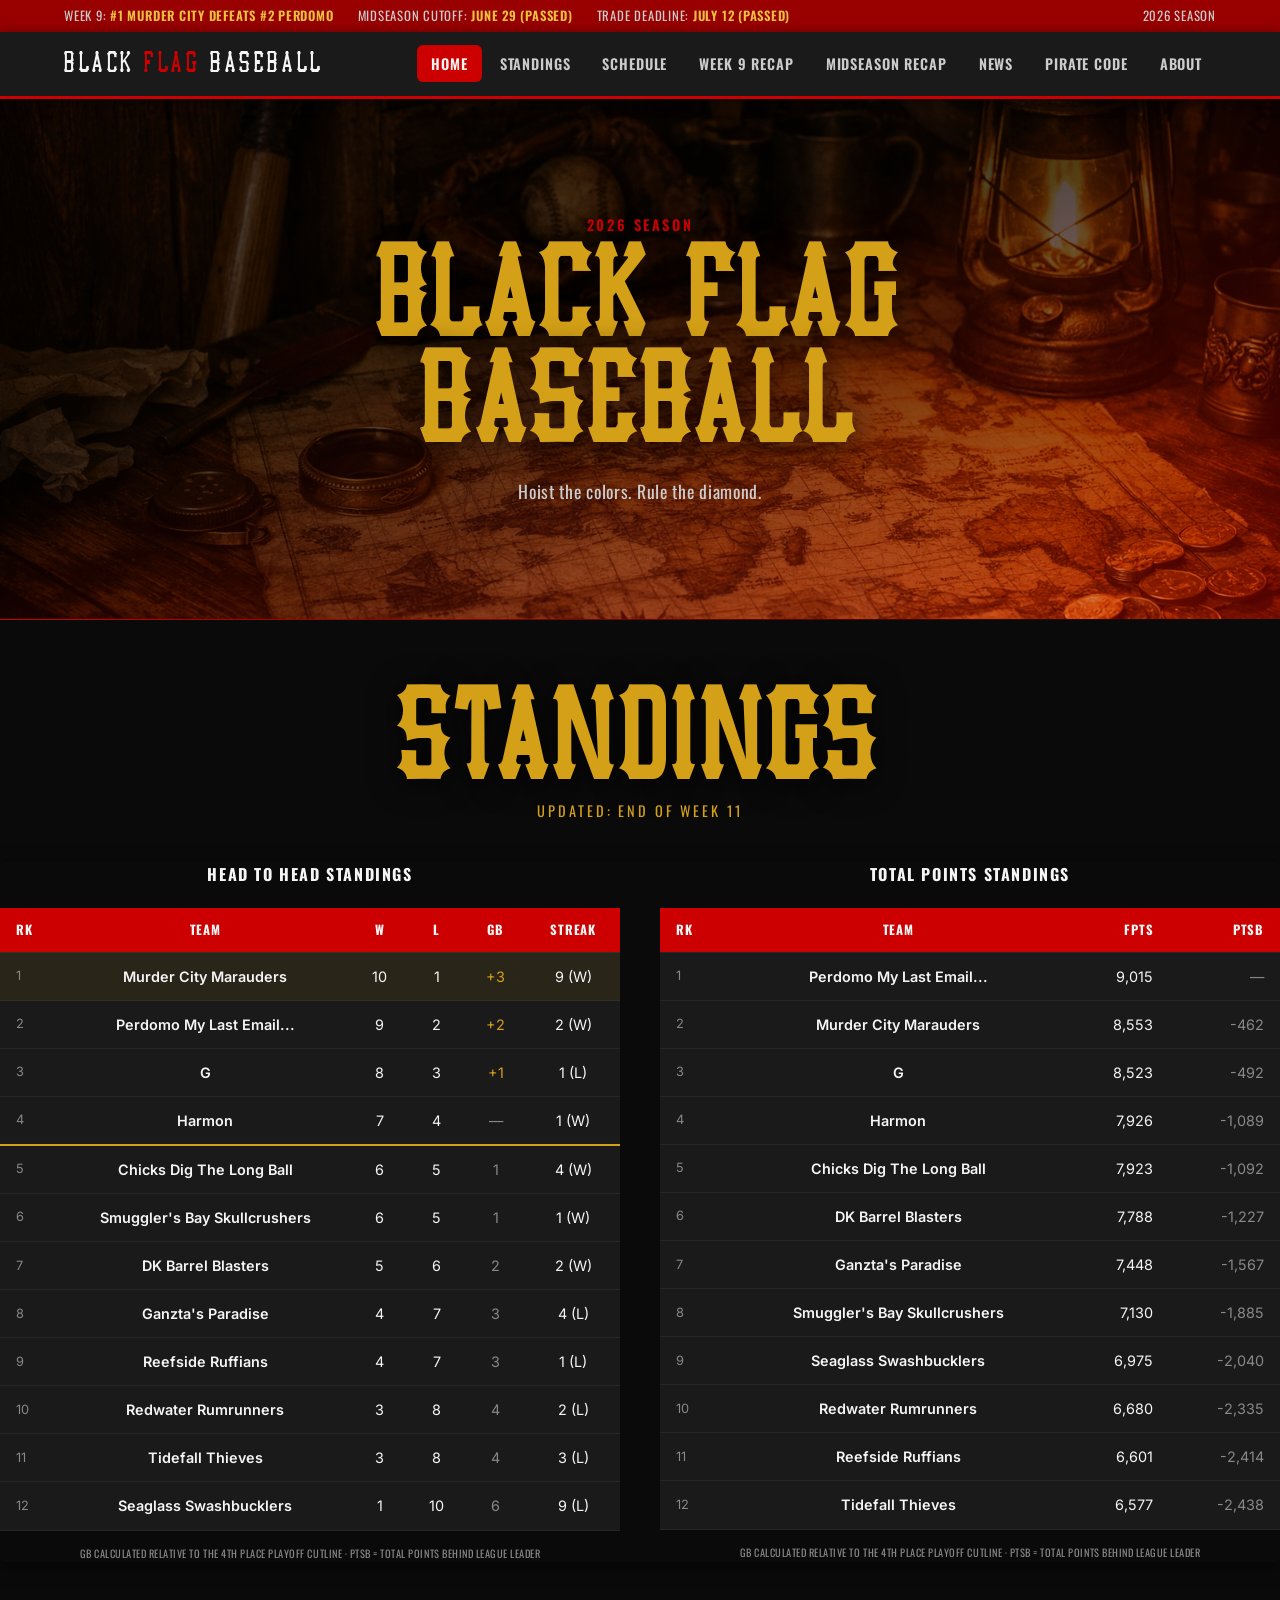
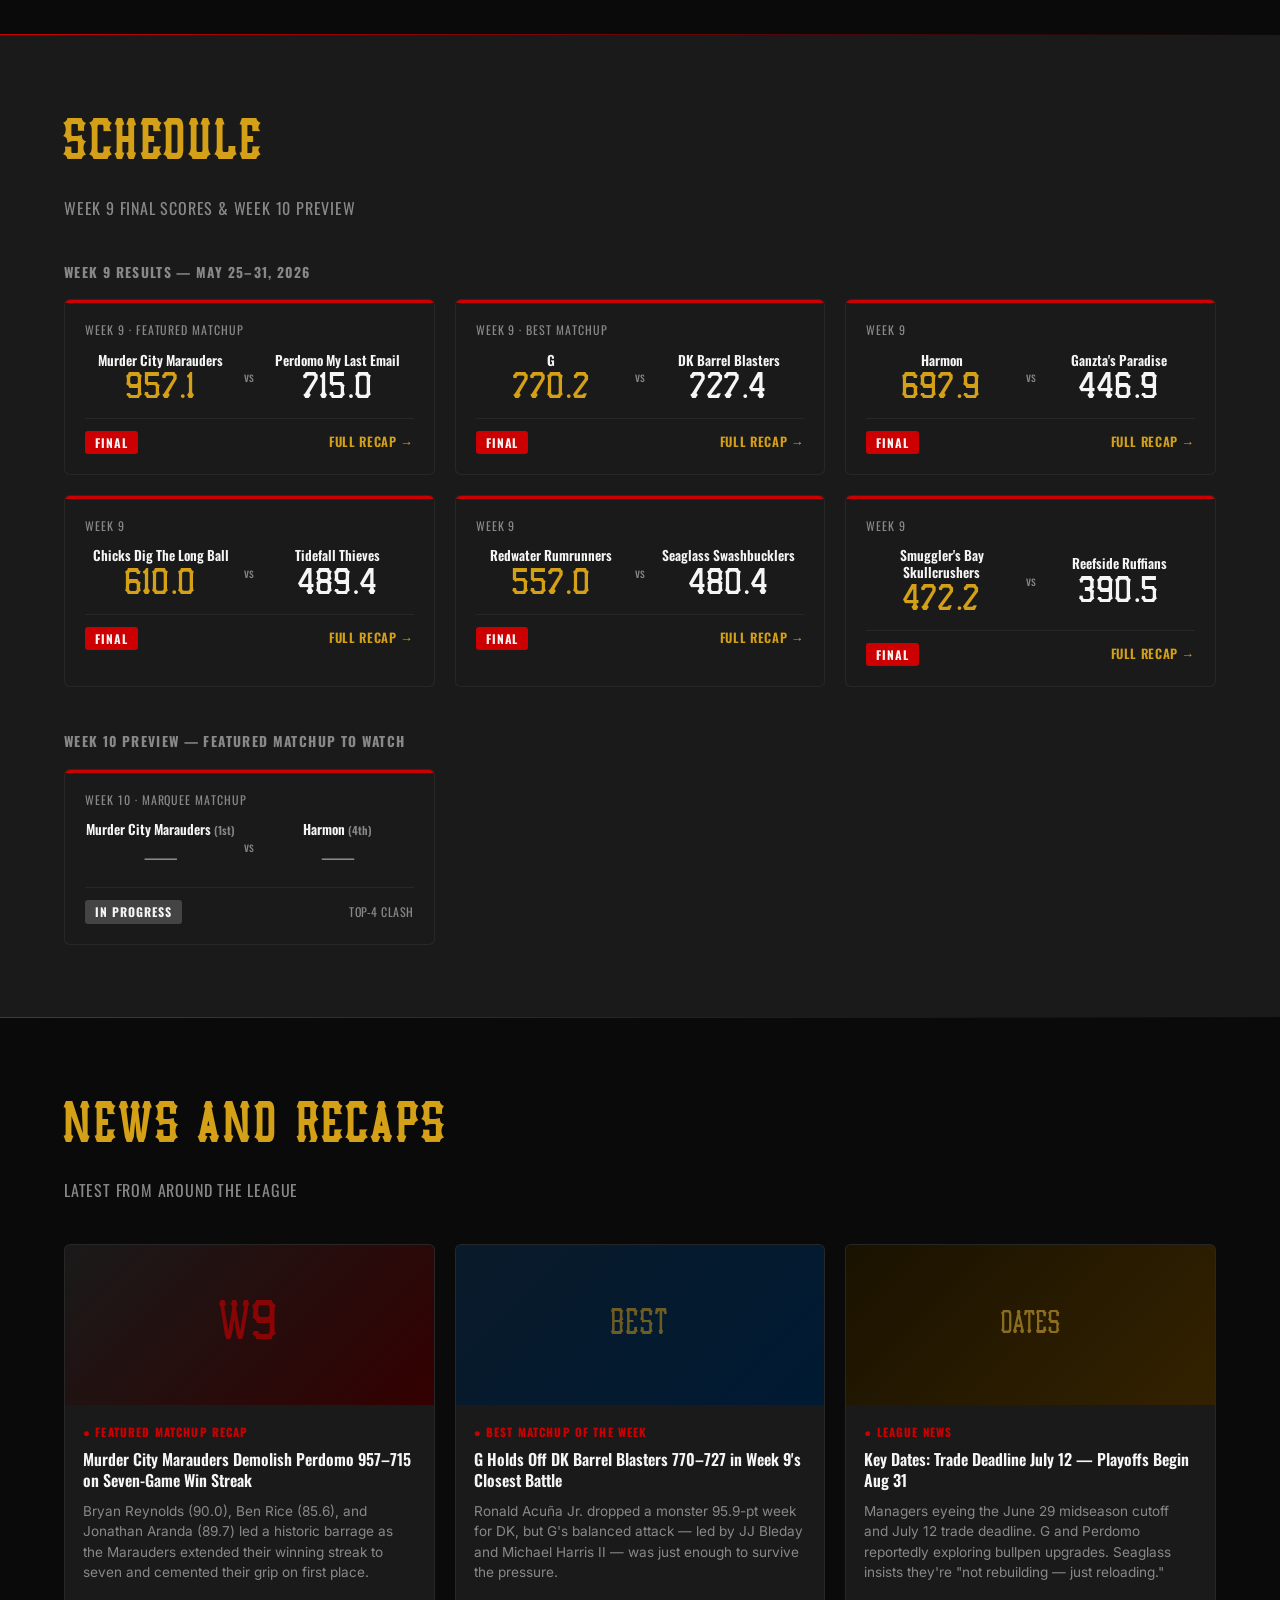
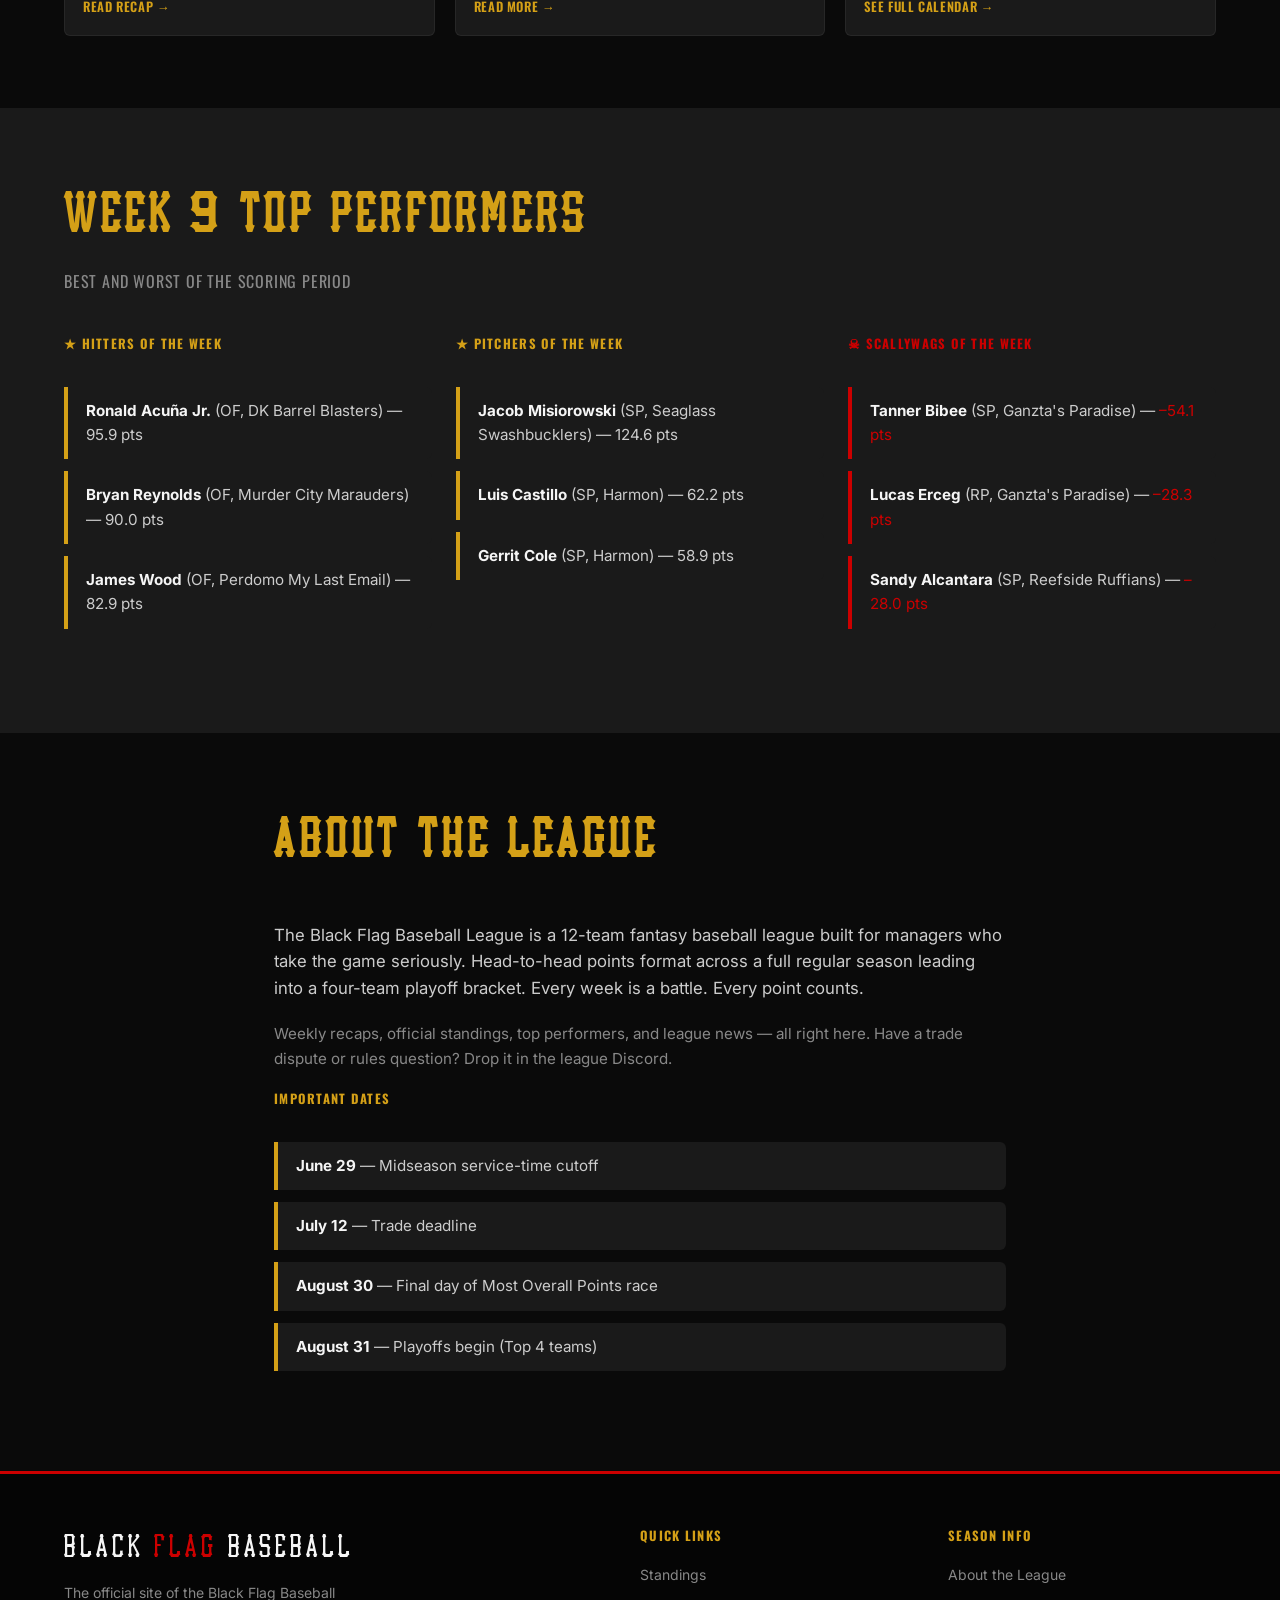
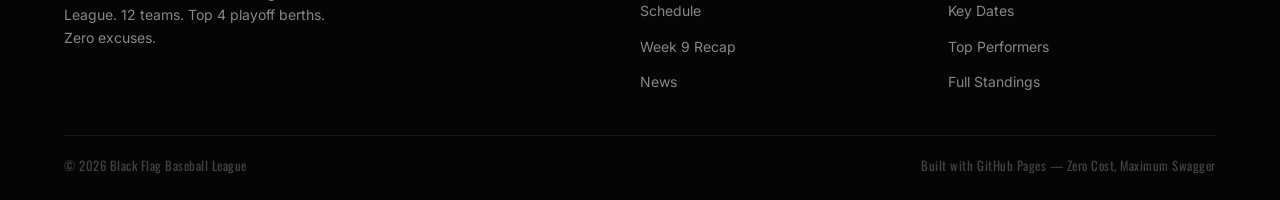
<file: index.html>
<!DOCTYPE html>
<html lang="en">
<head>
  <meta charset="UTF-8" />
  <meta name="viewport" content="width=device-width, initial-scale=1.0" />
  <meta name="description" content="Black Flag Baseball League — Official league site for standings, schedules, recaps, and more." />
  <title>Black Flag Baseball League</title>
  <link rel="icon" href="data:image/svg+xml,<svg xmlns='http://www.w3.org/2000/svg' viewBox='0 0 100 100'><text y='.9em' font-size='90'>🏴‍☠️</text></svg>">
  <link rel="stylesheet" href="style.css" />
</head>
<body>

  <!-- ===== TOP BAR ===== -->
  <div class="top-bar">
    <div class="container">
      <div class="top-bar-ticker">
        <div>Week 9: <span>#1 Murder City defeats #2 Perdomo</span></div>
        <div>Midseason Cutoff: <span id="countdown-midseason">(June 29)</span></div>
        <div>Trade Deadline: <span id="countdown-deadline">(July 12)</span></div>
      </div>
      <div>2026 Season</div>
    </div>
  </div>

  <!-- ===== NAVIGATION ===== -->
  <nav class="site-nav" role="navigation" aria-label="Main navigation">
    <div class="container">
      <a href="index.html" class="nav-logo">black <span>flag</span> baseball</a>
      <button class="nav-toggle" aria-label="Toggle navigation" onclick="this.nextElementSibling.classList.toggle('open')">
        <span></span><span></span><span></span>
      </button>
<ul class="nav-links" role="list">
        <li><a href="index.html" class="active">Home</a></li>
        <li><a href="#standings">Standings</a></li>
        <li><a href="#schedule">Schedule</a></li>
        <li><a href="recaps/week9.html">Week 9 Recap</a></li>
        <li><a href="recaps/midseason_recap.html">Midseason Recap</a></li>
        <li><a href="#news">News</a></li>
        <li><a href="pirate-code.html">Pirate Code</a></li>
        <li><a href="#about">About</a></li>
      </ul>
    </div>
  </nav>

  <!-- ===== HERO / BANNER ===== -->
  <header class="hero" role="banner">
    <div class="hero-content">
      <p class="hero-eyebrow">2026 Season</p>
      <h1 class="hero-title">
        <em>black flag<br>baseball</em>
      </h1>
      <p class="hero-sub">Hoist the colors. Rule the diamond.</p>
    </div>
  </header>

  <hr class="divider" />

  <!-- ===== STANDINGS ===== -->
  <section class="section" id="standings">
<!-- ===== STANDINGS SECTION ===== -->
      <div class="section-header" style="text-align: center; margin-bottom: 40px;">
      <h1 class="hero-title">
        <em>standings</em>
      </h1>        
        <p style="font-family: var(--font-heading); text-transform: uppercase; letter-spacing: 0.2em; color: var(--gold); font-size: 0.9rem;">Updated: End of Week 11</p>
      </div>

      <div class="standings-wrapper" style="display: flex; gap: 40px; flex-wrap: wrap; align-items: flex-start;">
        
        <!-- LEFT TABLE: HEAD TO HEAD STANDINGS -->
        <div style="flex: 1; min-width: 320px;">
          <h3 style="font-family: var(--font-heading); font-size: 1rem; color: var(--white); margin-bottom: 20px; text-transform: uppercase; letter-spacing: 0.1em; text-align: center;">Head to Head Standings</h3>
  
<table class="standings-table" aria-label="Head to Head Standings">
            <thead>
              <tr>
                <th>Rk</th>
                <th>Team</th>
                <th>W</th>
                <th>L</th>
                <th>GB</th>
                <th>Streak</th>
              </tr>
            </thead>
            <tbody>
              <tr class="leader"><td class="rank">1</td><td class="team-name">Murder City Marauders</td><td>10</td><td>1</td><td class="gb" style="color:var(--gold)">+3</td><td>9 (W)</td></tr>
              <tr><td class="rank">2</td><td class="team-name">Perdomo My Last Email...</td><td>9</td><td>2</td><td class="gb" style="color:var(--gold)">+2</td><td>2 (W)</td></tr>
              <tr><td class="rank">3</td><td class="team-name">G</td><td>8</td><td>3</td><td class="gb" style="color:var(--gold)">+1</td><td>1 (L)</td></tr>
              <tr style="border-bottom: 2px solid var(--gold);"><td class="rank">4</td><td class="team-name">Harmon</td><td>7</td><td>4</td><td class="gb">—</td><td>1 (W)</td></tr>
              <tr><td class="rank">5</td><td class="team-name">Chicks Dig The Long Ball</td><td>6</td><td>5</td><td class="gb">1</td><td>4 (W)</td></tr>
              <tr><td class="rank">6</td><td class="team-name">Smuggler's Bay Skullcrushers</td><td>6</td><td>5</td><td class="gb">1</td><td>1 (W)</td></tr>
              <tr><td class="rank">7</td><td class="team-name">DK Barrel Blasters</td><td>5</td><td>6</td><td class="gb">2</td><td>2 (W)</td></tr>
              <tr><td class="rank">8</td><td class="team-name">Ganzta's Paradise</td><td>4</td><td>7</td><td class="gb">3</td><td>4 (L)</td></tr>
              <tr><td class="rank">9</td><td class="team-name">Reefside Ruffians</td><td>4</td><td>7</td><td class="gb">3</td><td>1 (L)</td></tr>
              <tr><td class="rank">10</td><td class="team-name">Redwater Rumrunners</td><td>3</td><td>8</td><td class="gb">4</td><td>2 (L)</td></tr>
              <tr><td class="rank">11</td><td class="team-name">Tidefall Thieves</td><td>3</td><td>8</td><td class="gb">4</td><td>3 (L)</td></tr>
              <tr><td class="rank">12</td><td class="team-name">Seaglass Swashbucklers</td><td>1</td><td>10</td><td class="gb">6</td><td>9 (L)</td></tr>
            </tbody>
          </table>
          <p style="font-size:0.65rem; color:var(--gray-500); margin-top:15px; font-family:var(--font-heading); text-align:center; letter-spacing:0.05em; text-transform:uppercase;">
            GB calculated relative to the 4th Place Playoff Cutline  ·  PtsB = Total Points behind League Leader
          </p>
        </div>

        <!-- RIGHT TABLE: TOTAL POINTS STANDINGS -->
        <div style="flex: 1; min-width: 320px;">
          <h3 style="font-family: var(--font-heading); font-size: 1rem; color: var(--white); margin-bottom: 20px; text-transform: uppercase; letter-spacing: 0.1em; text-align: center;">Total Points Standings</h3>
          <table class="standings-table" aria-label="Points Standings">
            <thead>
              <tr>
                <th>Rk</th>
                <th>Team</th>
                <th style="text-align:right;">FPTS</th>
                <th style="text-align:right;">PTSB</th>
              </tr>
            </thead>
            <tbody>
              <tr><td class="rank">1</td><td class="team-name">Perdomo My Last Email...</td><td style="text-align:right;">9,015</td><td class="gb" style="text-align:right;">—</td></tr>
              <tr><td class="rank">2</td><td class="team-name">Murder City Marauders</td><td style="text-align:right;">8,553</td><td class="gb" style="text-align:right;">-462</td></tr>
              <tr><td class="rank">3</td><td class="team-name">G</td><td style="text-align:right;">8,523</td><td class="gb" style="text-align:right;">-492</td></tr>
              <tr><td class="rank">4</td><td class="team-name">Harmon</td><td style="text-align:right;">7,926</td><td class="gb" style="text-align:right;">-1,089</td></tr>
              <tr><td class="rank">5</td><td class="team-name">Chicks Dig The Long Ball</td><td style="text-align:right;">7,923</td><td class="gb" style="text-align:right;">-1,092</td></tr>
              <tr><td class="rank">6</td><td class="team-name">DK Barrel Blasters</td><td style="text-align:right;">7,788</td><td class="gb" style="text-align:right;">-1,227</td></tr>
              <tr><td class="rank">7</td><td class="team-name">Ganzta's Paradise</td><td style="text-align:right;">7,448</td><td class="gb" style="text-align:right;">-1,567</td></tr>
              <tr><td class="rank">8</td><td class="team-name">Smuggler's Bay Skullcrushers</td><td style="text-align:right;">7,130</td><td class="gb" style="text-align:right;">-1,885</td></tr>
              <tr><td class="rank">9</td><td class="team-name">Seaglass Swashbucklers</td><td style="text-align:right;">6,975</td><td class="gb" style="text-align:right;">-2,040</td></tr>
              <tr><td class="rank">10</td><td class="team-name">Redwater Rumrunners</td><td style="text-align:right;">6,680</td><td class="gb" style="text-align:right;">-2,335</td></tr>
              <tr><td class="rank">11</td><td class="team-name">Reefside Ruffians</td><td style="text-align:right;">6,601</td><td class="gb" style="text-align:right;">-2,414</td></tr>
              <tr><td class="rank">12</td><td class="team-name">Tidefall Thieves</td><td style="text-align:right;">6,577</td><td class="gb" style="text-align:right;">-2,438</td></tr>
            </tbody>
          </table>
          <p style="font-size:0.65rem; color:var(--gray-500); margin-top:15px; font-family:var(--font-heading); text-align:center; letter-spacing:0.05em; text-transform:uppercase;">
            GB calculated relative to the 4th Place Playoff Cutline  ·  PtsB = Total Points behind League Leader
          </p>
        </div>

      </div>
  </section>

  <hr class="divider" />

  <!-- ===== SCHEDULE ===== -->
  <section class="section section-alt" id="schedule">
    <div class="container">
      <div class="section-header">
        <h2 class="section-title">schedule</h2>
        <p class="section-subtitle">Week 9 Final Scores &amp; Week 10 Preview</p>
      </div>

      <h3 style="font-family:var(--font-heading);font-size:0.85rem;letter-spacing:0.1em;text-transform:uppercase;color:var(--gray-500);margin-bottom:16px;">Week 9 Results — May 25–31, 2026</h3>
      <div class="schedule-grid" style="margin-bottom:44px;">

        <div class="matchup-card">
          <div class="matchup-week">Week 9 · Featured Matchup</div>
          <div class="matchup-teams">
            <div class="matchup-team">
              <div class="matchup-team-name">Murder City Marauders</div>
              <div class="matchup-score winner">957.1</div>
            </div>
            <div class="matchup-vs">vs</div>
            <div class="matchup-team">
              <div class="matchup-team-name">Perdomo My Last Email</div>
              <div class="matchup-score">715.0</div>
            </div>
          </div>
          <div class="matchup-meta">
            <span class="badge">Final</span>
            <a href="recaps/week9.html" class="matchup-link">Full Recap &rarr;</a>
          </div>
        </div>

        <div class="matchup-card">
          <div class="matchup-week">Week 9 · Best Matchup</div>
          <div class="matchup-teams">
            <div class="matchup-team">
              <div class="matchup-team-name">G</div>
              <div class="matchup-score winner">770.2</div>
            </div>
            <div class="matchup-vs">vs</div>
            <div class="matchup-team">
              <div class="matchup-team-name">DK Barrel Blasters</div>
              <div class="matchup-score">727.4</div>
            </div>
          </div>
          <div class="matchup-meta">
            <span class="badge">Final</span>
            <a href="recaps/week9.html" class="matchup-link">Full Recap &rarr;</a>
          </div>
        </div>

        <div class="matchup-card">
          <div class="matchup-week">Week 9</div>
          <div class="matchup-teams">
            <div class="matchup-team">
              <div class="matchup-team-name">Harmon</div>
              <div class="matchup-score winner">697.9</div>
            </div>
            <div class="matchup-vs">vs</div>
            <div class="matchup-team">
              <div class="matchup-team-name">Ganzta's Paradise</div>
              <div class="matchup-score">446.9</div>
            </div>
          </div>
          <div class="matchup-meta">
            <span class="badge">Final</span>
            <a href="recaps/week9.html" class="matchup-link">Full Recap &rarr;</a>
          </div>
        </div>

        <div class="matchup-card">
          <div class="matchup-week">Week 9</div>
          <div class="matchup-teams">
            <div class="matchup-team">
              <div class="matchup-team-name">Chicks Dig The Long Ball</div>
              <div class="matchup-score winner">610.0</div>
            </div>
            <div class="matchup-vs">vs</div>
            <div class="matchup-team">
              <div class="matchup-team-name">Tidefall Thieves</div>
              <div class="matchup-score">489.4</div>
            </div>
          </div>
          <div class="matchup-meta">
            <span class="badge">Final</span>
            <a href="recaps/week9.html" class="matchup-link">Full Recap &rarr;</a>
          </div>
        </div>

        <div class="matchup-card">
          <div class="matchup-week">Week 9</div>
          <div class="matchup-teams">
            <div class="matchup-team">
              <div class="matchup-team-name">Redwater Rumrunners</div>
              <div class="matchup-score winner">557.0</div>
            </div>
            <div class="matchup-vs">vs</div>
            <div class="matchup-team">
              <div class="matchup-team-name">Seaglass Swashbucklers</div>
              <div class="matchup-score">480.4</div>
            </div>
          </div>
          <div class="matchup-meta">
            <span class="badge">Final</span>
            <a href="recaps/week9.html" class="matchup-link">Full Recap &rarr;</a>
          </div>
        </div>

        <div class="matchup-card">
          <div class="matchup-week">Week 9</div>
          <div class="matchup-teams">
            <div class="matchup-team">
              <div class="matchup-team-name">Smuggler's Bay Skullcrushers</div>
              <div class="matchup-score winner">472.2</div>
            </div>
            <div class="matchup-vs">vs</div>
            <div class="matchup-team">
              <div class="matchup-team-name">Reefside Ruffians</div>
              <div class="matchup-score">390.5</div>
            </div>
          </div>
          <div class="matchup-meta">
            <span class="badge">Final</span>
            <a href="recaps/week9.html" class="matchup-link">Full Recap &rarr;</a>
          </div>
        </div>

      </div>

      <h3 style="font-family:var(--font-heading);font-size:0.85rem;letter-spacing:0.1em;text-transform:uppercase;color:var(--gray-500);margin-bottom:16px;">Week 10 Preview — Featured Matchup to Watch</h3>
      <div class="schedule-grid">

        <div class="matchup-card">
          <div class="matchup-week">Week 10 · Marquee Matchup</div>
          <div class="matchup-teams">
            <div class="matchup-team">
              <div class="matchup-team-name">Murder City Marauders <span style="font-size:0.7rem;color:var(--gray-500)">(1st)</span></div>
              <div class="matchup-score" style="color:var(--gray-500)">—</div>
            </div>
            <div class="matchup-vs">vs</div>
            <div class="matchup-team">
              <div class="matchup-team-name">Harmon <span style="font-size:0.7rem;color:var(--gray-500)">(4th)</span></div>
              <div class="matchup-score" style="color:var(--gray-500)">—</div>
            </div>
          </div>
          <div class="matchup-meta">
            <span class="badge" style="background:var(--gray-700)">In Progress</span>
            <span style="font-family:var(--font-heading);font-size:0.75rem;color:var(--gray-500);letter-spacing:0.04em;text-transform:uppercase;">Top-4 Clash</span>
          </div>
        </div>

      </div>
    </div>
  </section>

  <hr class="divider" />

  <!-- ===== NEWS / RECAPS ===== -->
  <section class="section" id="news">
    <div class="container">
      <div class="section-header">
        <h2 class="section-title">news and recaps</h2>
        <p class="section-subtitle">Latest from around the league</p>
      </div>
      <div class="news-grid">

        <article class="news-card">
          <div class="news-card-img" style="background:linear-gradient(135deg,#1a1a1a,#330000);display:flex;align-items:center;justify-content:center;">
            <span style="font-family:var(--font-display);font-size:3rem;color:var(--flag-red);opacity:0.6;">w9</span>
          </div>
          <div class="news-card-body">
            <div class="news-card-label">&#9679; Featured Matchup Recap</div>
            <div class="news-card-title">Murder City Marauders Demolish Perdomo 957–715 on Seven-Game Win Streak</div>
            <p class="news-card-excerpt">Bryan Reynolds (90.0), Ben Rice (85.6), and Jonathan Aranda (89.7) led a historic barrage as the Marauders extended their winning streak to seven and cemented their grip on first place.</p>
            <a href="recaps/week9.html" class="news-card-link matchup-link">Read Recap &rarr;</a>
          </div>
        </article>

        <article class="news-card">
          <div class="news-card-img" style="background:linear-gradient(135deg,#0a1a2a,#001a33);display:flex;align-items:center;justify-content:center;">
            <span style="font-family:var(--font-display);font-size:2rem;color:var(--gold);opacity:0.5;">best</span>
          </div>
          <div class="news-card-body">
            <div class="news-card-label">&#9679; Best Matchup of the Week</div>
            <div class="news-card-title">G Holds Off DK Barrel Blasters 770–727 in Week 9's Closest Battle</div>
            <p class="news-card-excerpt">Ronald Acuña Jr. dropped a monster 95.9-pt week for DK, but G's balanced attack — led by JJ Bleday and Michael Harris II — was just enough to survive the pressure.</p>
            <a href="recaps/week9.html" class="news-card-link matchup-link">Read More &rarr;</a>
          </div>
        </article>

        <article class="news-card">
          <div class="news-card-img" style="background:linear-gradient(135deg,#1a1200,#332200);display:flex;align-items:center;justify-content:center;">
            <span style="font-family:var(--font-display);font-size:1.8rem;color:var(--gold-lt);opacity:0.5;">dates</span>
          </div>
          <div class="news-card-body">
            <div class="news-card-label">&#9679; League News</div>
            <div class="news-card-title">Key Dates: Trade Deadline July 12 &mdash; Playoffs Begin Aug 31</div>
            <p class="news-card-excerpt">Managers eyeing the June 29 midseason cutoff and July 12 trade deadline. G and Perdomo reportedly exploring bullpen upgrades. Seaglass insists they're "not rebuilding — just reloading."</p>
            <a href="#about" class="news-card-link matchup-link">See Full Calendar &rarr;</a>
          </div>
        </article>

      </div>
    </div>
  </section>

  <!-- ===== TOP PERFORMERS ===== -->
  <section class="section section-alt" id="performers">
    <div class="container">
      <div class="section-header">
        <h2 class="section-title">week 9 top performers</h2>
        <p class="section-subtitle">Best and worst of the scoring period</p>
      </div>

      <div style="display:grid;grid-template-columns:repeat(auto-fill,minmax(280px,1fr));gap:24px;">

        <!-- Hitters -->
        <div>
          <h3 style="font-family:var(--font-heading);font-size:0.8rem;letter-spacing:0.1em;text-transform:uppercase;color:var(--gold);margin-bottom:14px;">&#9733; Hitters of the Week</h3>
          <div class="highlights">
            <div class="highlight-item"><strong>Ronald Acuña Jr.</strong> (OF, DK Barrel Blasters) &mdash; 95.9 pts</div>
            <div class="highlight-item"><strong>Bryan Reynolds</strong> (OF, Murder City Marauders) &mdash; 90.0 pts</div>
            <div class="highlight-item"><strong>James Wood</strong> (OF, Perdomo My Last Email) &mdash; 82.9 pts</div>
          </div>
        </div>

        <!-- Pitchers -->
        <div>
          <h3 style="font-family:var(--font-heading);font-size:0.8rem;letter-spacing:0.1em;text-transform:uppercase;color:var(--gold);margin-bottom:14px;">&#9733; Pitchers of the Week</h3>
          <div class="highlights">
            <div class="highlight-item"><strong>Jacob Misiorowski</strong> (SP, Seaglass Swashbucklers) &mdash; 124.6 pts</div>
            <div class="highlight-item"><strong>Luis Castillo</strong> (SP, Harmon) &mdash; 62.2 pts</div>
            <div class="highlight-item"><strong>Gerrit Cole</strong> (SP, Harmon) &mdash; 58.9 pts</div>
          </div>
        </div>

        <!-- Scallywags -->
        <div>
          <h3 style="font-family:var(--font-heading);font-size:0.8rem;letter-spacing:0.1em;text-transform:uppercase;color:var(--flag-red);margin-bottom:14px;">&#9760; Scallywags of the Week</h3>
          <div class="highlights" style="--highlight-border: var(--flag-red);">
            <div class="highlight-item" style="border-left-color:var(--flag-red)"><strong>Tanner Bibee</strong> (SP, Ganzta's Paradise) &mdash; <span style="color:var(--flag-red)">–54.1 pts</span></div>
            <div class="highlight-item" style="border-left-color:var(--flag-red)"><strong>Lucas Erceg</strong> (RP, Ganzta's Paradise) &mdash; <span style="color:var(--flag-red)">–28.3 pts</span></div>
            <div class="highlight-item" style="border-left-color:var(--flag-red)"><strong>Sandy Alcantara</strong> (SP, Reefside Ruffians) &mdash; <span style="color:var(--flag-red)">–28.0 pts</span></div>
          </div>
        </div>

      </div>
    </div>
  </section>

  <!-- ===== ABOUT ===== -->
  <section class="section" id="about">
    <div class="container" style="max-width:780px;">
      <div class="section-header">
        <h2 class="section-title">about the league</h2>
      </div>
      <p style="color:var(--gray-200);font-size:1.05rem;margin-bottom:1.2em;">
        The Black Flag Baseball League is a 12-team fantasy baseball league built for managers who take the game seriously. Head-to-head points format across a full regular season leading into a four-team playoff bracket. Every week is a battle. Every point counts.
      </p>
      <p style="color:var(--gray-500);font-size:0.95rem;margin-bottom:1.2em;">
        Weekly recaps, official standings, top performers, and league news — all right here. Have a trade dispute or rules question? Drop it in the league Discord.
      </p>

      <!-- Important Dates -->
      <h3 style="font-family:var(--font-heading);font-size:0.8rem;letter-spacing:0.1em;text-transform:uppercase;color:var(--gold);margin-bottom:14px;">Important Dates</h3>
      <div class="highlights" style="margin-bottom:28px;">
        <div class="highlight-item"><strong>June 29</strong> &mdash; Midseason service-time cutoff</div>
        <div class="highlight-item"><strong>July 12</strong> &mdash; Trade deadline</div>
        <div class="highlight-item"><strong>August 30</strong> &mdash; Final day of Most Overall Points race</div>
        <div class="highlight-item"><strong>August 31</strong> &mdash; Playoffs begin (Top 4 teams)</div>
      </div>

    </div>
  </section>

  <!-- ===== FOOTER ===== -->
  <footer class="site-footer" role="contentinfo">
    <div class="container">
      <div class="footer-grid">
        <div>
          <div class="footer-brand-name">black <span>flag</span> baseball</div>
          <p class="footer-desc">The official site of the Black Flag Baseball League. 12 teams. Top 4 playoff berths. Zero excuses.</p>
        </div>
        <div>
          <div class="footer-col-title">Quick Links</div>
          <ul class="footer-links">
            <li><a href="#standings">Standings</a></li>
            <li><a href="#schedule">Schedule</a></li>
            <li><a href="recaps/week9.html">Week 9 Recap</a></li>
            <li><a href="#news">News</a></li>
          </ul>
        </div>
        <div>
          <div class="footer-col-title">Season Info</div>
          <ul class="footer-links">
            <li><a href="#about">About the League</a></li>
            <li><a href="#about">Key Dates</a></li>
            <li><a href="#performers">Top Performers</a></li>
            <li><a href="#standings">Full Standings</a></li>
          </ul>
        </div>
      </div>
      <div class="footer-bottom">
        <span>&copy; 2026 Black Flag Baseball League</span>
        <span>Built with GitHub Pages &mdash; Zero Cost, Maximum Swagger</span>
      </div>
    </div>
  </footer>
  
<script>
  function daysUntil(year, month, day) {
    var today = new Date();
    today.setHours(0, 0, 0, 0);
    var target = new Date(year, month - 1, day);
    return Math.ceil((target - today) / (1000 * 60 * 60 * 24));
  }

  function formatCountdown(days, dateStr) {
    if (days < 0)  return dateStr + ' (Passed)';
    if (days === 0) return 'Today! (' + dateStr + ')';
    if (days === 1) return '1 Day (' + dateStr + ')';
    return days + ' Days (' + dateStr + ')';
  }

  document.getElementById('countdown-midseason').textContent =
    formatCountdown(daysUntil(2026, 6, 29), 'June 29');

  document.getElementById('countdown-deadline').textContent =
    formatCountdown(daysUntil(2026, 7, 12), 'July 12');
</script>
  
</body>
</html>
</file>
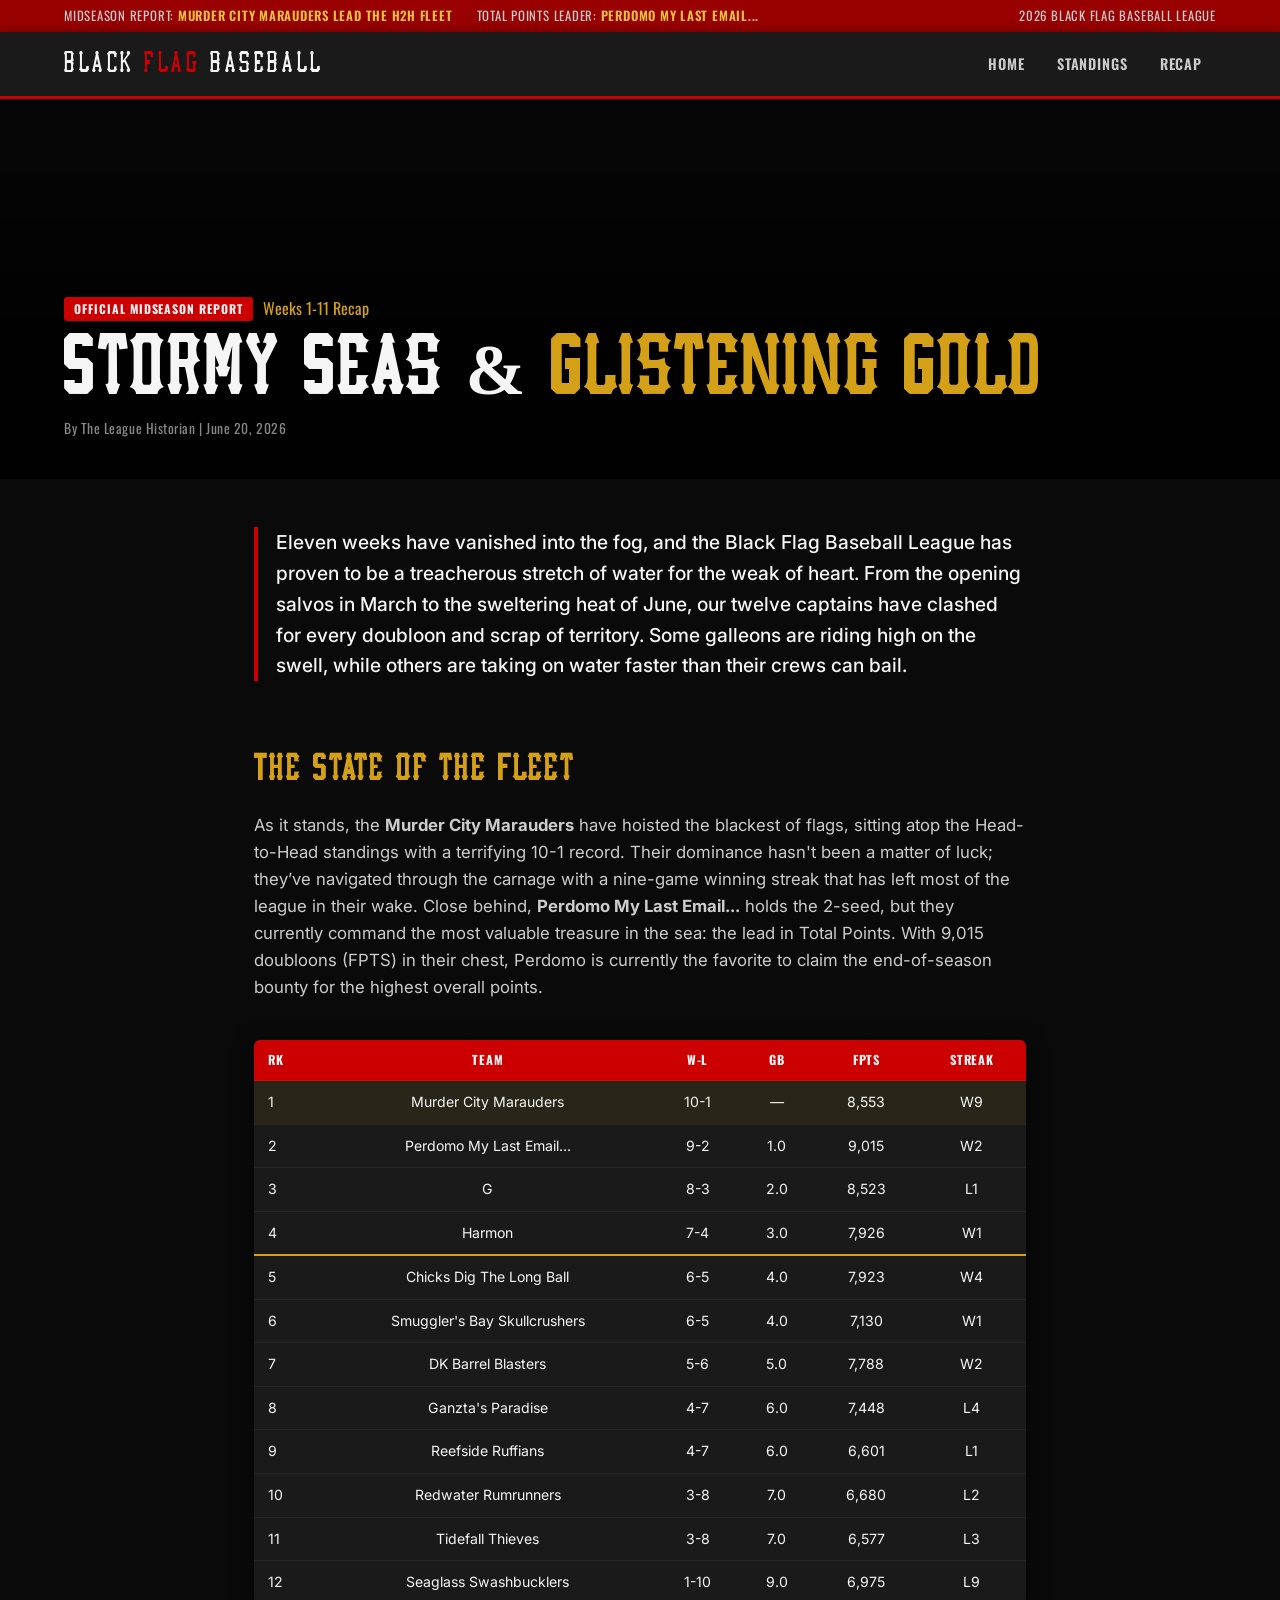
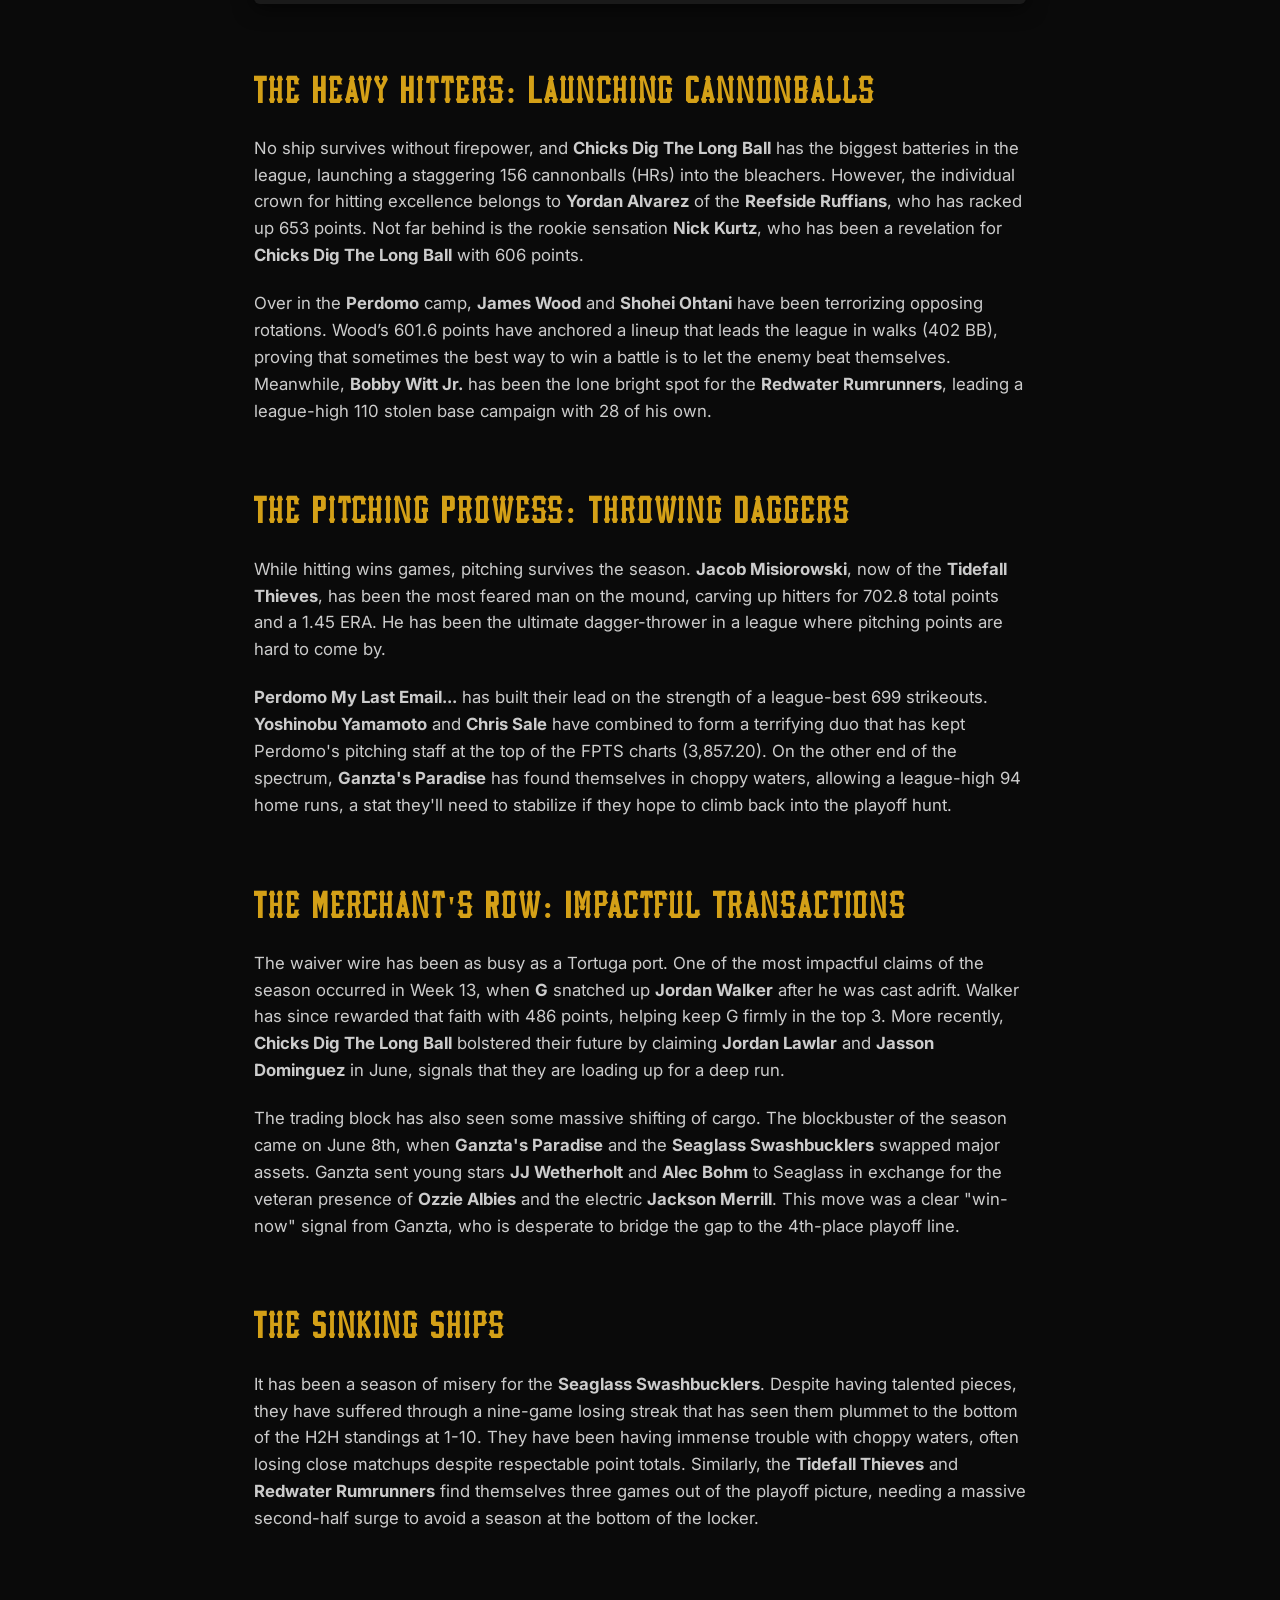
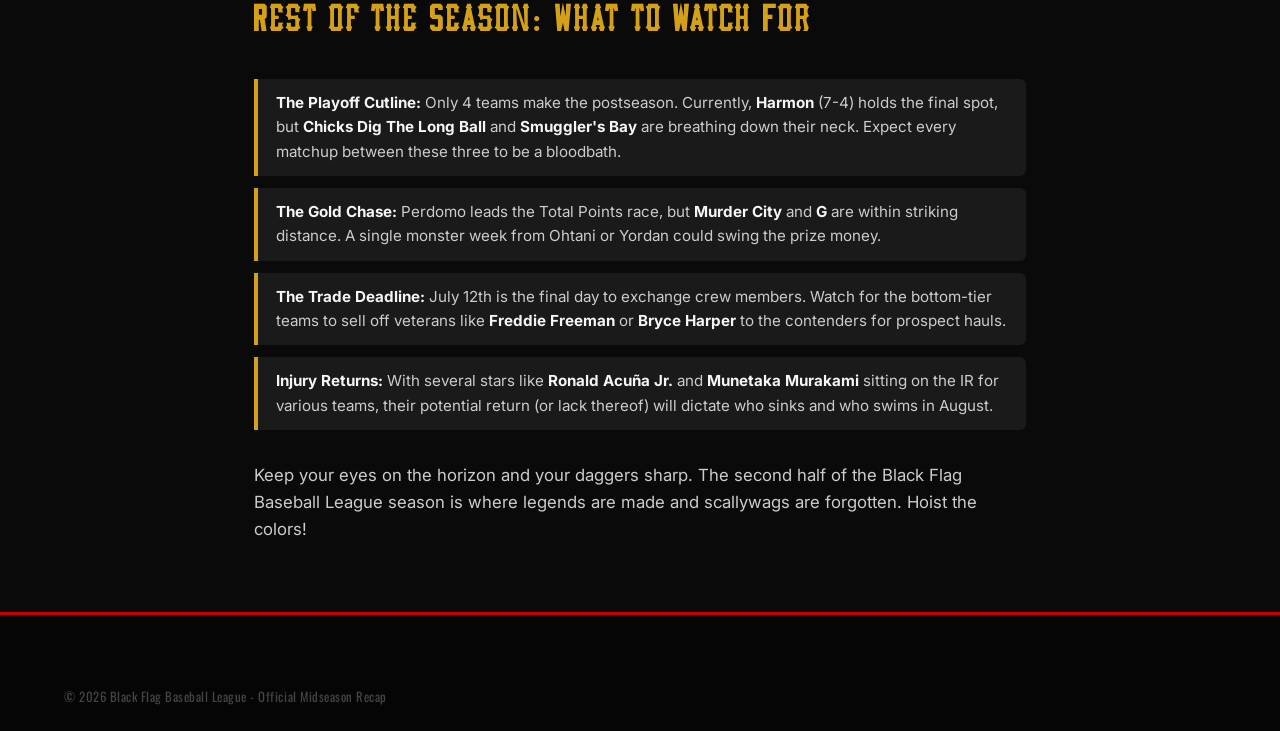
<file: midseason recap.html>
<!DOCTYPE html>
<html lang="en">
<head>
  <meta charset="UTF-8" />
  <meta name="viewport" content="width=device-width, initial-scale=1.0" />
  <title>Midseason Recap: Stormy Seas & Glistening Gold | Black Flag Baseball</title>
  <link rel="stylesheet" href="style.css" />
</head>
<body>

  <!-- ===== TOP BAR ===== -->
  <div class="top-bar">
    <div class="container">
      <div class="top-bar-ticker">
        <div>Midseason Report: <span>Murder City Marauders lead the H2H Fleet</span></div>
        <div>Total Points Leader: <span>Perdomo My Last Email...</span></div>
      </div>
      <div>2026 Black Flag Baseball League</div>
    </div>
  </div>

  <!-- ===== NAVIGATION ===== -->
  <nav class="site-nav">
    <div class="container">
      <a href="index.html" class="nav-logo">black <span>flag</span> baseball</a>
      <ul class="nav-links">
        <li><a href="index.html">Home</a></li>
        <li><a href="#standings">Standings</a></li>
        <li><a href="#article">Recap</a></li>
      </ul>
    </div>
  </nav>

  <!-- ===== HEADER ===== -->
  <header class="recap-header">
    <div class="recap-header-content">
      <div class="recap-eyebrow">
        <span class="badge">Official Midseason Report</span>
        <span style="color: var(--gold); font-family: var(--font-heading);">Weeks 1-11 Recap</span>
      </div>
      <h1 class="recap-title">Stormy Seas & <em>Glistening Gold</em></h1>
      <p class="recap-meta">By The League Historian | June 20, 2026</p>
    </div>
  </header>

  <!-- ===== ARTICLE BODY ===== -->
  <main class="container recap-body" id="article">
    <p class="lead">
      Eleven weeks have vanished into the fog, and the Black Flag Baseball League has proven to be a treacherous stretch of water for the weak of heart. From the opening salvos in March to the sweltering heat of June, our twelve captains have clashed for every doubloon and scrap of territory. Some galleons are riding high on the swell, while others are taking on water faster than their crews can bail.
    </p>

    <h2>The State of the Fleet</h2>
    <p>
      As it stands, the <strong>Murder City Marauders</strong> have hoisted the blackest of flags, sitting atop the Head-to-Head standings with a terrifying 10-1 record. Their dominance hasn't been a matter of luck; they’ve navigated through the carnage with a nine-game winning streak that has left most of the league in their wake. Close behind, <strong>Perdomo My Last Email...</strong> holds the 2-seed, but they currently command the most valuable treasure in the sea: the lead in Total Points. With 9,015 doubloons (FPTS) in their chest, Perdomo is currently the favorite to claim the end-of-season bounty for the highest overall points.
    </p>

    <div class="box-score">
      <table class="standings-table">
        <thead>
          <tr>
            <th>Rk</th>
            <th>Team</th>
            <th>W-L</th>
            <th>GB</th>
            <th>FPTS</th>
            <th>Streak</th>
          </tr>
        </thead>
        <tbody>
          <tr class="leader"><td>1</td><td>Murder City Marauders</td><td>10-1</td><td>—</td><td>8,553</td><td>W9</td></tr>
          <tr><td>2</td><td>Perdomo My Last Email...</td><td>9-2</td><td>1.0</td><td>9,015</td><td>W2</td></tr>
          <tr><td>3</td><td>G</td><td>8-3</td><td>2.0</td><td>8,523</td><td>L1</td></tr>
          <tr style="border-bottom: 2px solid var(--gold);"><td>4</td><td>Harmon</td><td>7-4</td><td>3.0</td><td>7,926</td><td>W1</td></tr>
          <tr><td>5</td><td>Chicks Dig The Long Ball</td><td>6-5</td><td>4.0</td><td>7,923</td><td>W4</td></tr>
          <tr><td>6</td><td>Smuggler's Bay Skullcrushers</td><td>6-5</td><td>4.0</td><td>7,130</td><td>W1</td></tr>
          <tr><td>7</td><td>DK Barrel Blasters</td><td>5-6</td><td>5.0</td><td>7,788</td><td>W2</td></tr>
          <tr><td>8</td><td>Ganzta's Paradise</td><td>4-7</td><td>6.0</td><td>7,448</td><td>L4</td></tr>
          <tr><td>9</td><td>Reefside Ruffians</td><td>4-7</td><td>6.0</td><td>6,601</td><td>L1</td></tr>
          <tr><td>10</td><td>Redwater Rumrunners</td><td>3-8</td><td>7.0</td><td>6,680</td><td>L2</td></tr>
          <tr><td>11</td><td>Tidefall Thieves</td><td>3-8</td><td>7.0</td><td>6,577</td><td>L3</td></tr>
          <tr><td>12</td><td>Seaglass Swashbucklers</td><td>1-10</td><td>9.0</td><td>6,975</td><td>L9</td></tr>
        </tbody>
      </table>
    </div>

    <h2>The Heavy Hitters: Launching Cannonballs</h2>
    <p>
      No ship survives without firepower, and <strong>Chicks Dig The Long Ball</strong> has the biggest batteries in the league, launching a staggering 156 cannonballs (HRs) into the bleachers. However, the individual crown for hitting excellence belongs to <strong>Yordan Alvarez</strong> of the <strong>Reefside Ruffians</strong>, who has racked up 653 points. Not far behind is the rookie sensation <strong>Nick Kurtz</strong>, who has been a revelation for <strong>Chicks Dig The Long Ball</strong> with 606 points. 
    </p>
    <p>
      Over in the <strong>Perdomo</strong> camp, <strong>James Wood</strong> and <strong>Shohei Ohtani</strong> have been terrorizing opposing rotations. Wood’s 601.6 points have anchored a lineup that leads the league in walks (402 BB), proving that sometimes the best way to win a battle is to let the enemy beat themselves. Meanwhile, <strong>Bobby Witt Jr.</strong> has been the lone bright spot for the <strong>Redwater Rumrunners</strong>, leading a league-high 110 stolen base campaign with 28 of his own.
    </p>

    <h2>The Pitching Prowess: Throwing Daggers</h2>
    <p>
      While hitting wins games, pitching survives the season. <strong>Jacob Misiorowski</strong>, now of the <strong>Tidefall Thieves</strong>, has been the most feared man on the mound, carving up hitters for 702.8 total points and a 1.45 ERA. He has been the ultimate dagger-thrower in a league where pitching points are hard to come by. 
    </p>
    <p>
      <strong>Perdomo My Last Email...</strong> has built their lead on the strength of a league-best 699 strikeouts. <strong>Yoshinobu Yamamoto</strong> and <strong>Chris Sale</strong> have combined to form a terrifying duo that has kept Perdomo's pitching staff at the top of the FPTS charts (3,857.20). On the other end of the spectrum, <strong>Ganzta's Paradise</strong> has found themselves in choppy waters, allowing a league-high 94 home runs, a stat they'll need to stabilize if they hope to climb back into the playoff hunt.
    </p>

    <h2>The Merchant's Row: Impactful Transactions</h2>
    <p>
      The waiver wire has been as busy as a Tortuga port. One of the most impactful claims of the season occurred in Week 13, when <strong>G</strong> snatched up <strong>Jordan Walker</strong> after he was cast adrift. Walker has since rewarded that faith with 486 points, helping keep G firmly in the top 3. More recently, <strong>Chicks Dig The Long Ball</strong> bolstered their future by claiming <strong>Jordan Lawlar</strong> and <strong>Jasson Dominguez</strong> in June, signals that they are loading up for a deep run.
    </p>
    <p>
      The trading block has also seen some massive shifting of cargo. The blockbuster of the season came on June 8th, when <strong>Ganzta's Paradise</strong> and the <strong>Seaglass Swashbucklers</strong> swapped major assets. Ganzta sent young stars <strong>JJ Wetherholt</strong> and <strong>Alec Bohm</strong> to Seaglass in exchange for the veteran presence of <strong>Ozzie Albies</strong> and the electric <strong>Jackson Merrill</strong>. This move was a clear "win-now" signal from Ganzta, who is desperate to bridge the gap to the 4th-place playoff line.
    </p>

    <h2>The Sinking Ships</h2>
    <p>
      It has been a season of misery for the <strong>Seaglass Swashbucklers</strong>. Despite having talented pieces, they have suffered through a nine-game losing streak that has seen them plummet to the bottom of the H2H standings at 1-10. They have been having immense trouble with choppy waters, often losing close matchups despite respectable point totals. Similarly, the <strong>Tidefall Thieves</strong> and <strong>Redwater Rumrunners</strong> find themselves three games out of the playoff picture, needing a massive second-half surge to avoid a season at the bottom of the locker.
    </p>

    <h2>Rest of the Season: What to Watch For</h2>
    <div class="highlights">
      <div class="highlight-item"><strong>The Playoff Cutline:</strong> Only 4 teams make the postseason. Currently, <strong>Harmon</strong> (7-4) holds the final spot, but <strong>Chicks Dig The Long Ball</strong> and <strong>Smuggler's Bay</strong> are breathing down their neck. Expect every matchup between these three to be a bloodbath.</div>
      <div class="highlight-item"><strong>The Gold Chase:</strong> Perdomo leads the Total Points race, but <strong>Murder City</strong> and <strong>G</strong> are within striking distance. A single monster week from Ohtani or Yordan could swing the prize money.</div>
      <div class="highlight-item"><strong>The Trade Deadline:</strong> July 12th is the final day to exchange crew members. Watch for the bottom-tier teams to sell off veterans like <strong>Freddie Freeman</strong> or <strong>Bryce Harper</strong> to the contenders for prospect hauls.</div>
      <div class="highlight-item"><strong>Injury Returns:</strong> With several stars like <strong>Ronald Acuña Jr.</strong> and <strong>Munetaka Murakami</strong> sitting on the IR for various teams, their potential return (or lack thereof) will dictate who sinks and who swims in August.</div>
    </div>

    <p>
      Keep your eyes on the horizon and your daggers sharp. The second half of the Black Flag Baseball League season is where legends are made and scallywags are forgotten. Hoist the colors!
    </p>
  </main>

  <!-- ===== FOOTER ===== -->
  <footer class="site-footer">
    <div class="container">
      <div class="footer-bottom">
        <span>&copy; 2026 Black Flag Baseball League - Official Midseason Recap</span>
      </div>
    </div>
  </footer>

</body>
</html>
</file>
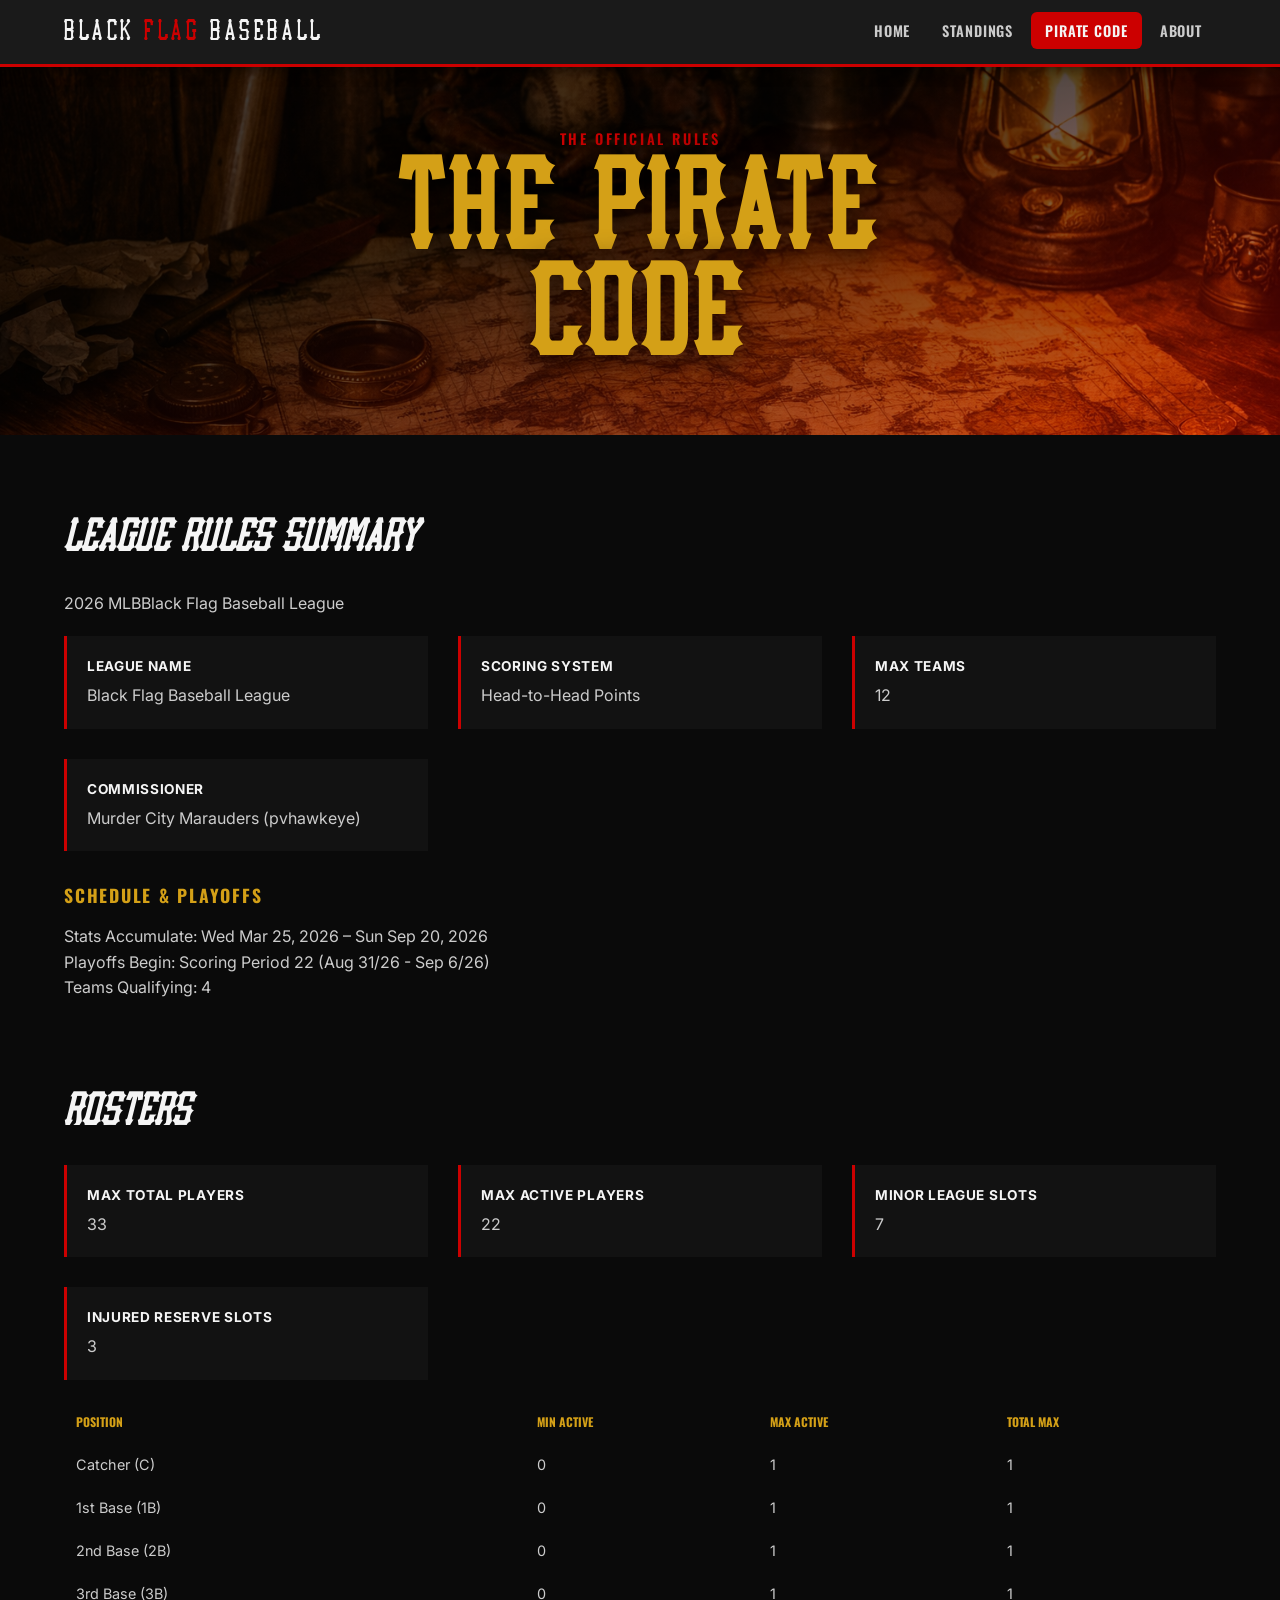
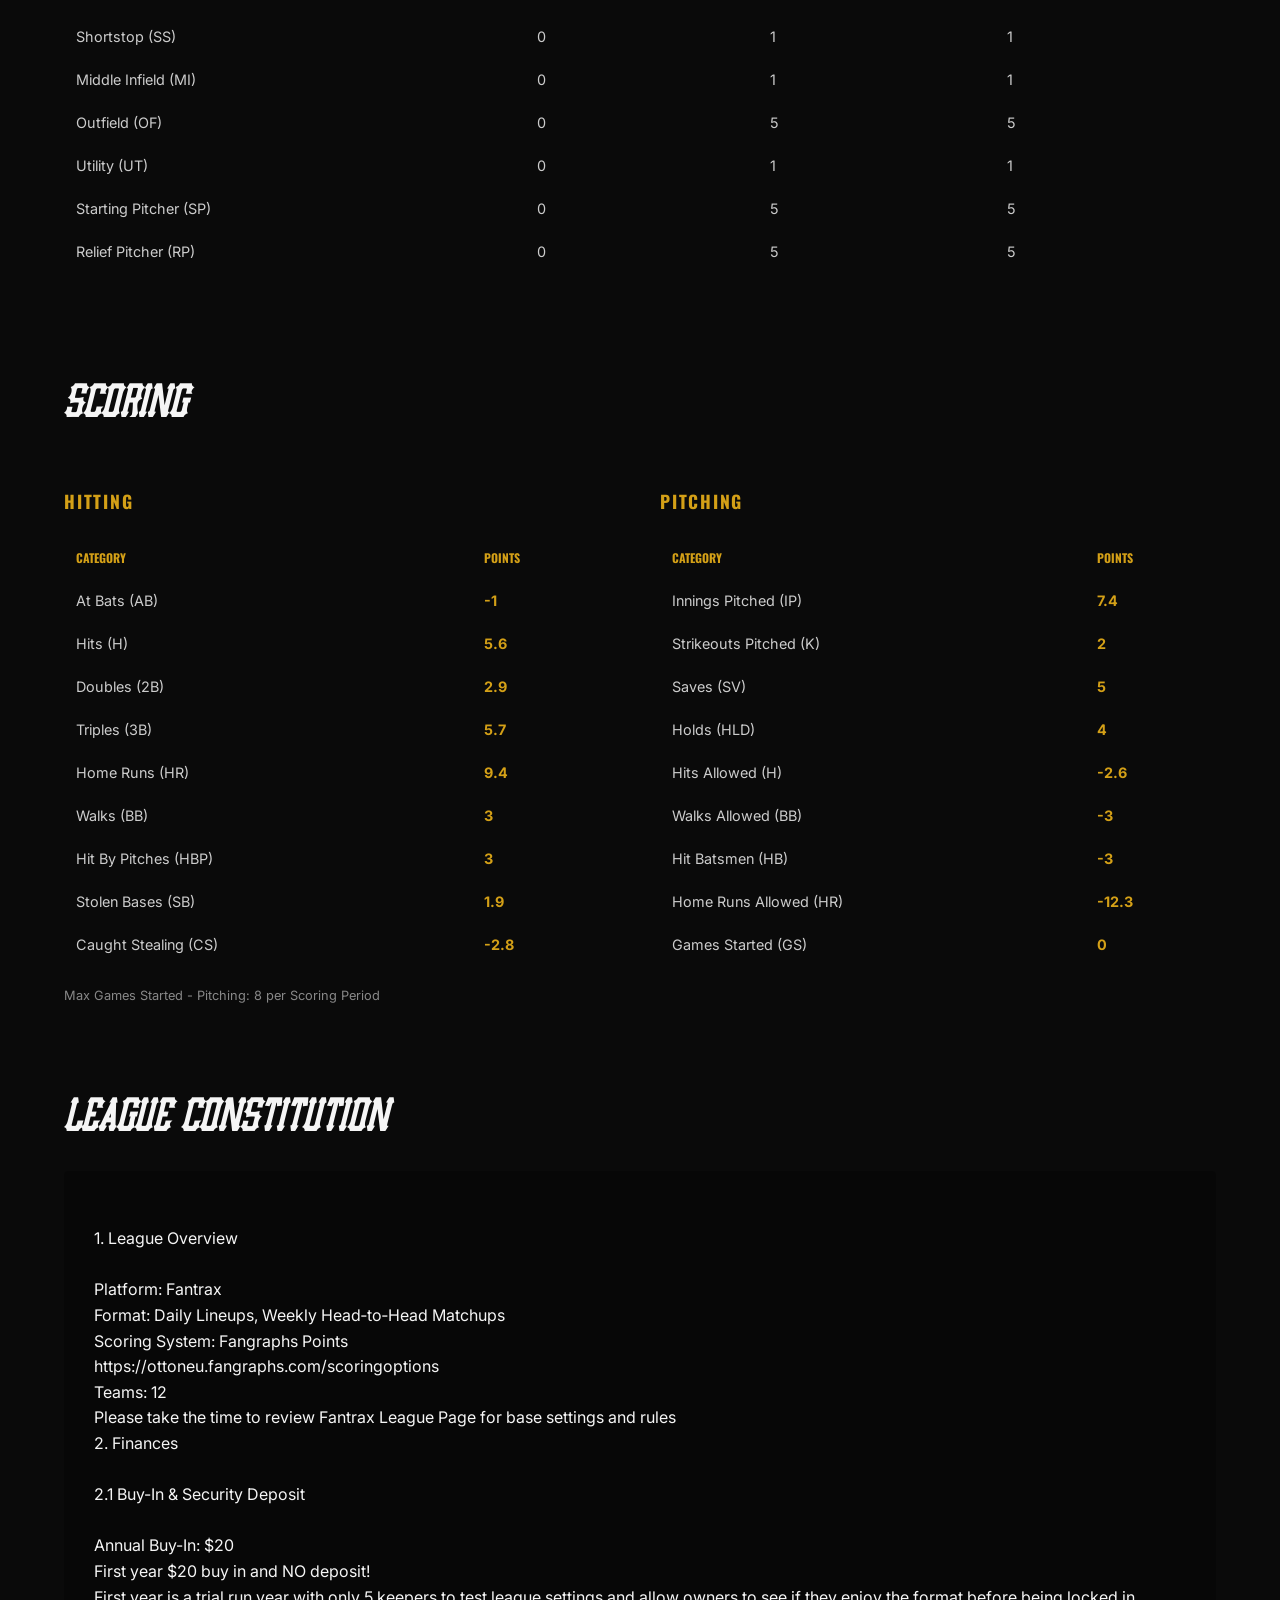
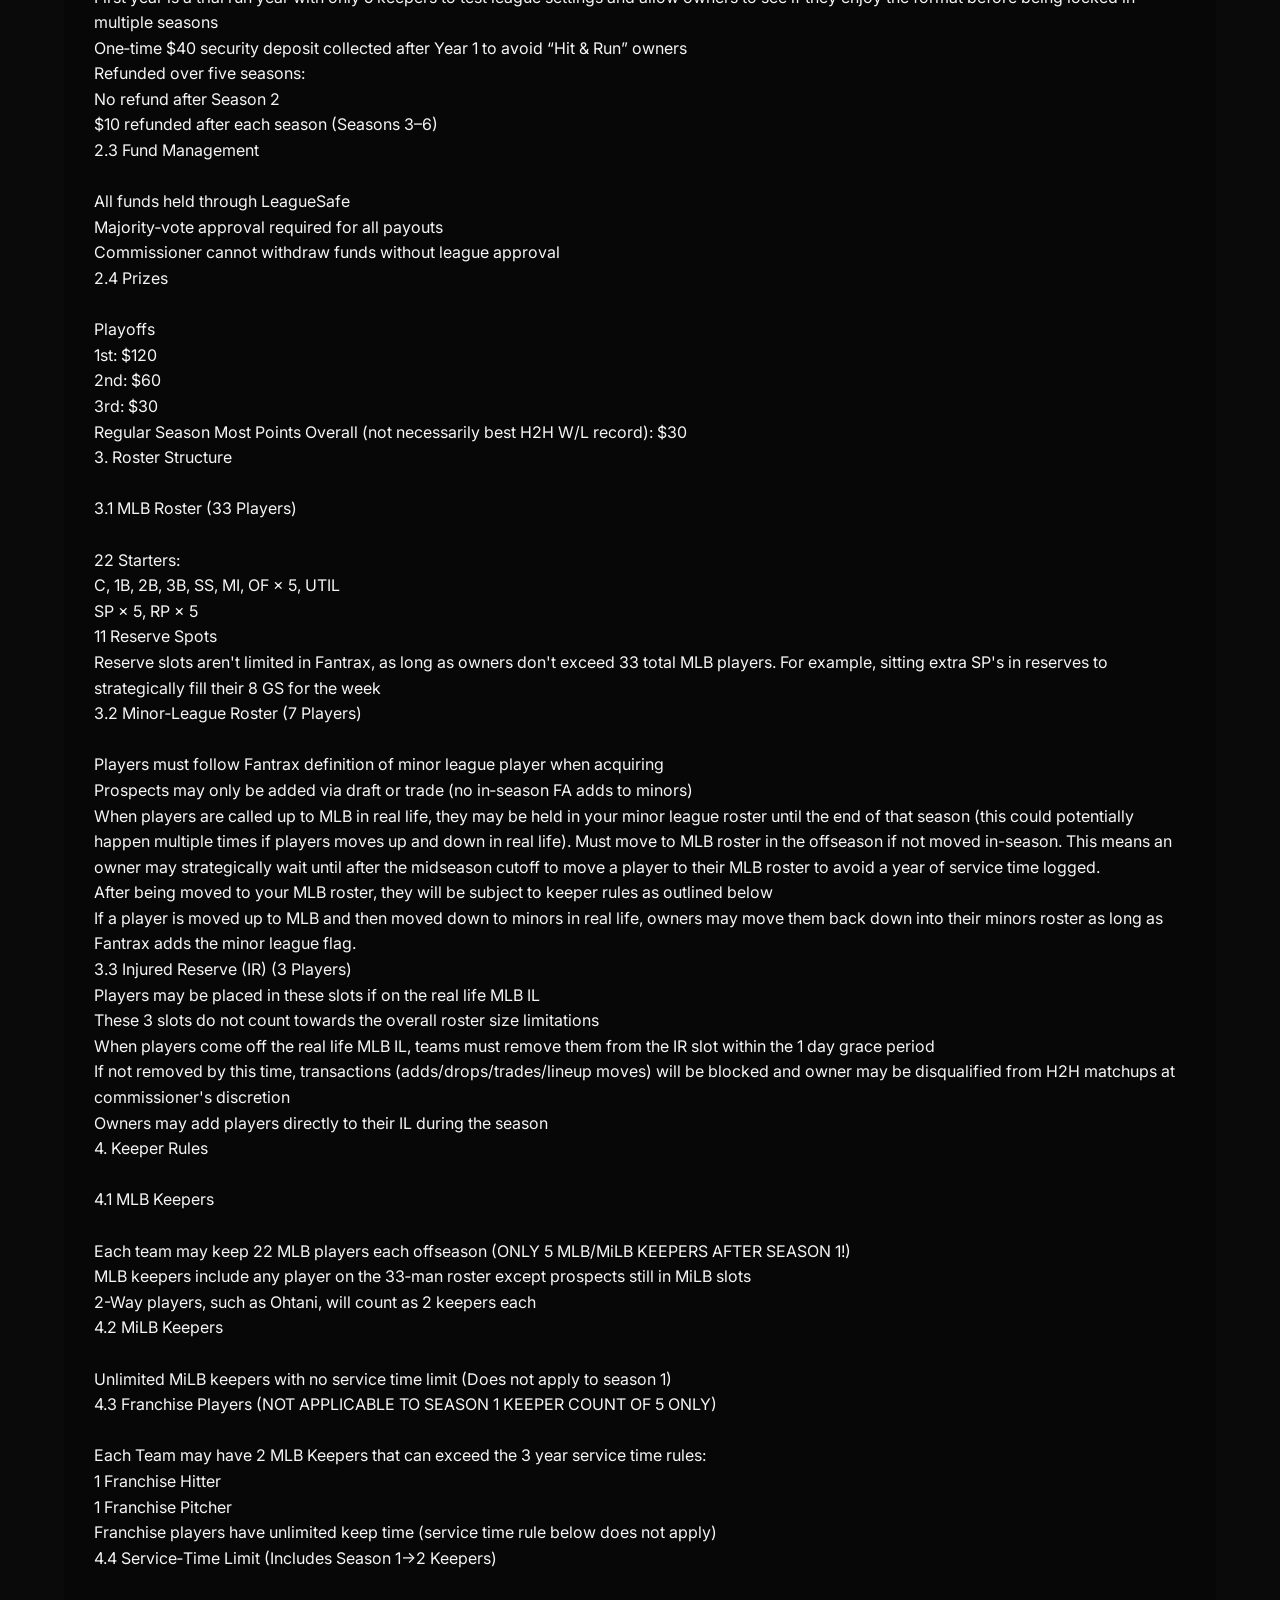
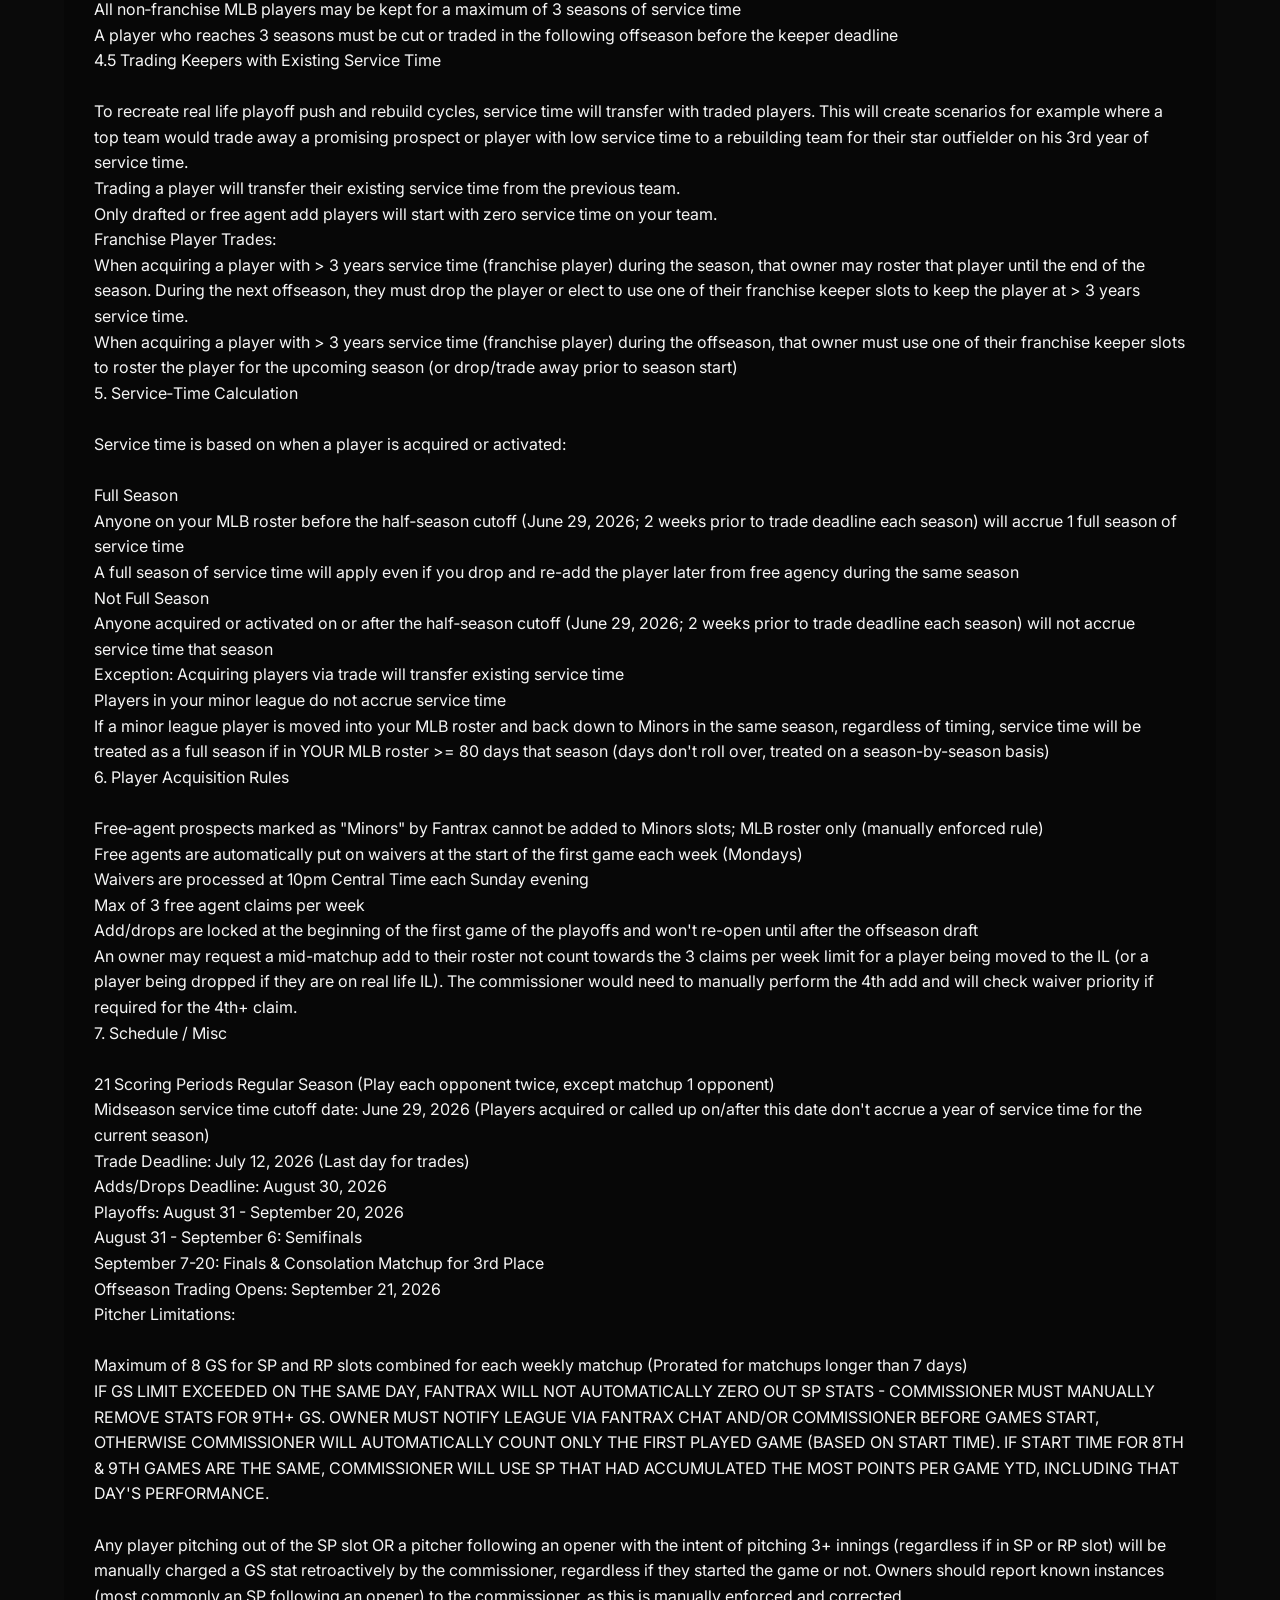
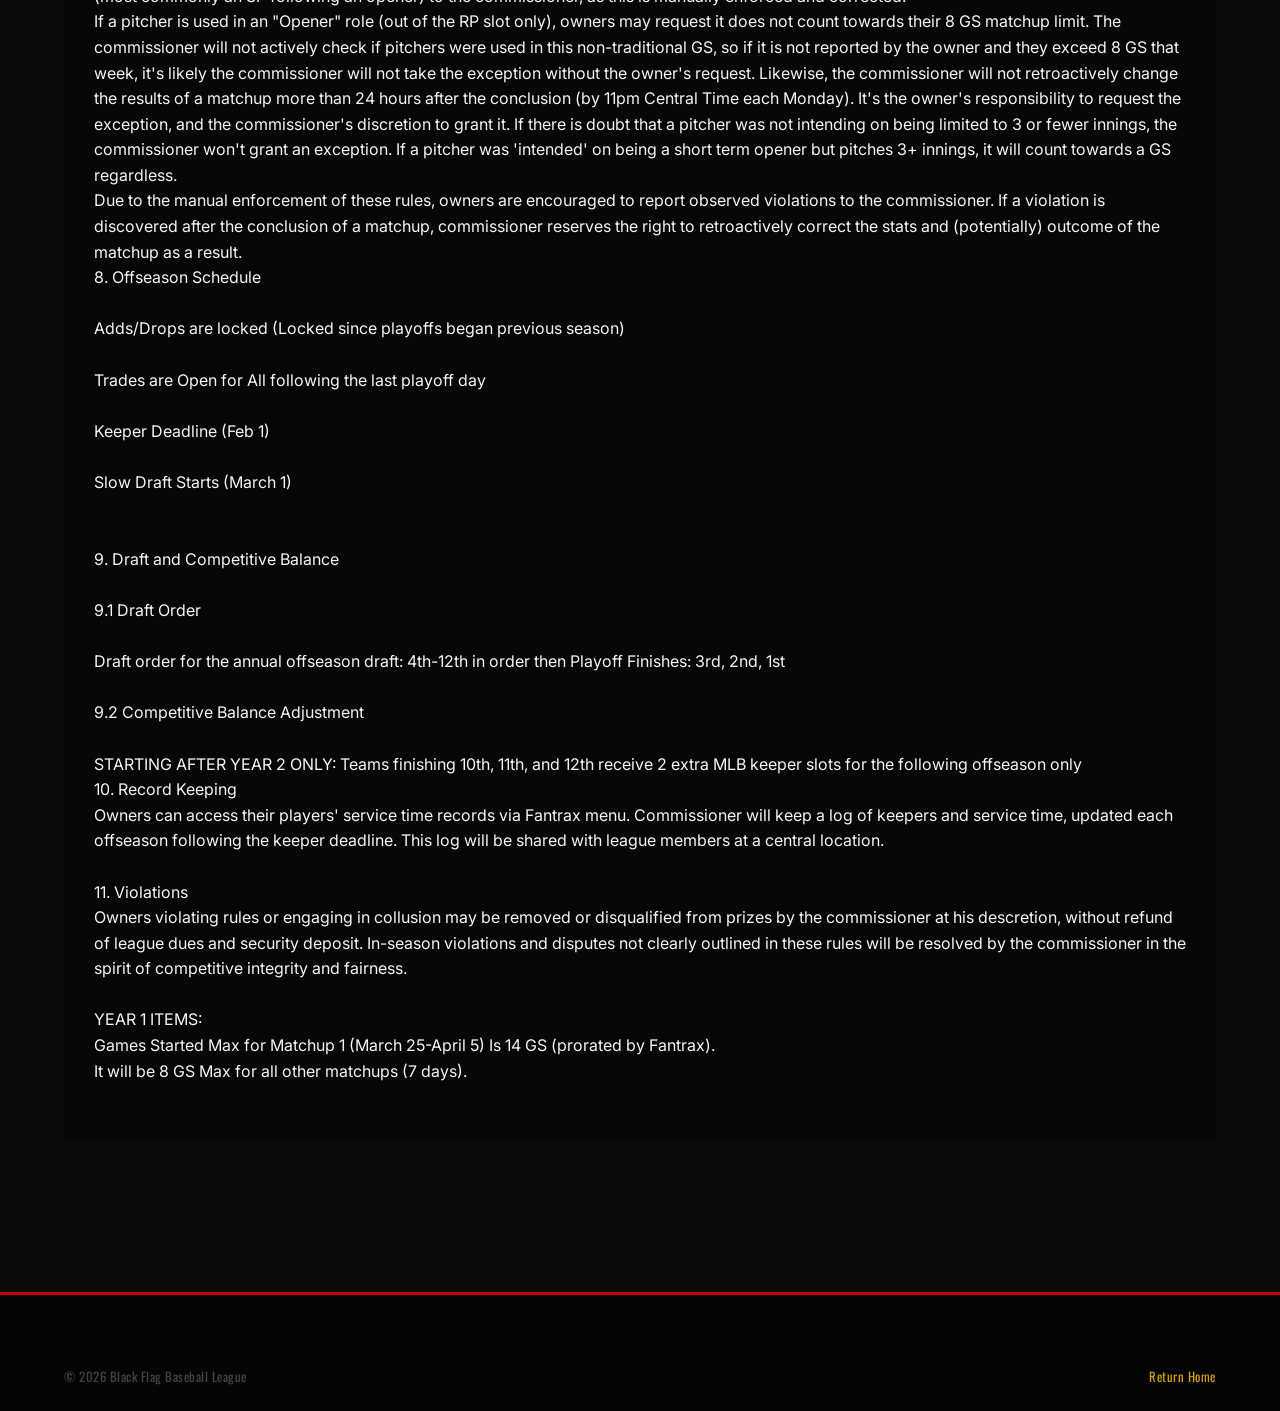
<file: pirate-code.html>
<!DOCTYPE html>
<html lang="en">
<head>
  <meta charset="UTF-8" />
  <meta name="viewport" content="width=device-width, initial-scale=1.0" />
  <meta name="description" content="Black Flag Baseball League — The Pirate Code (Official League Rules)" />
  <title>The Pirate Code | Black Flag Baseball</title>
  <link rel="icon" href="data:image/svg+xml,<svg xmlns='http://www.w3.org/2000/svg' viewBox='0 0 100 100'><text y='.9em' font-size='90'>🏴‍☠️</text></svg>">
  <link rel="stylesheet" href="style.css" />
  <style>
    .rules-container { line-height: 1.6; color: var(--gray-200); }
    .rules-section { margin-bottom: 50px; padding-bottom: 30px; border-bottom: 1px solid var(--gray-800); }
    .rules-section h2 { font-family: var(--font-display); font-style: italic; font-size: 2.5rem; color: var(--white); margin-bottom: 20px; text-transform: lowercase; }
    .rules-section h3 { font-family: var(--font-heading); color: var(--gold); text-transform: uppercase; letter-spacing: 0.1em; margin-top: 30px; margin-bottom: 15px; font-size: 1.1rem; }
    .rules-grid { display: grid; grid-template-columns: repeat(auto-fit, minmax(300px, 1fr)); gap: 30px; margin-top: 20px; }
    .rule-item { background: rgba(255,255,255,0.03); padding: 20px; border-left: 3px solid var(--flag-red); }
    .rule-item strong { color: var(--white); display: block; margin-bottom: 5px; text-transform: uppercase; font-size: 0.85rem; letter-spacing: 0.05em; }
    .data-table { width: 100%; border-collapse: collapse; margin: 20px 0; font-size: 0.9rem; }
    .data-table th { text-align: left; background: var(--gray-800); color: var(--gold); padding: 12px; text-transform: uppercase; font-family: var(--font-heading); font-size: 0.75rem; }
    .data-table td { padding: 10px 12px; border-bottom: 1px solid var(--gray-800); }
    .constitution-text { white-space: pre-wrap; font-family: inherit; }
    .point-val { color: var(--gold); font-weight: bold; }
  </style>
</head>
<body>

  <!-- ===== NAVIGATION ===== -->
  <nav class="site-nav" role="navigation">
    <div class="container">
      <a href="index.html" class="nav-logo">black <span>flag</span> baseball</a>
      <ul class="nav-links">
        <li><a href="index.html">Home</a></li>
        <li><a href="index.html#standings">Standings</a></li>
        <li><a href="pirate-code.html" class="active">Pirate Code</a></li>
        <li><a href="index.html#about">About</a></li>
      </ul>
    </div>
  </nav>

  <!-- ===== HERO ===== -->
  <header class="hero" style="min-height: 40vh;">
    <div class="hero-content">
      <p class="hero-eyebrow">The Official Rules</p>
      <h1 class="hero-title"><em>the pirate<br>code</em></h1>
    </div>
  </header>

  <section class="section">
    <div class="container rules-container">

      <!-- LEAGUE SUMMARY -->
      <div class="rules-section">
        <h2>League Rules Summary</h2>
        <p>2026 MLBBlack Flag Baseball League</p>
        
        <div class="rules-grid">
          <div class="rule-item"><strong>League Name</strong> Black Flag Baseball League</div>
          <div class="rule-item"><strong>Scoring System</strong> Head-to-Head Points</div>
          <div class="rule-item"><strong>Max Teams</strong> 12</div>
          <div class="rule-item"><strong>Commissioner</strong> Murder City Marauders (pvhawkeye)</div>
        </div>

        <h3>Schedule & Playoffs</h3>
        <p>Stats Accumulate: Wed Mar 25, 2026 – Sun Sep 20, 2026</p>
        <p>Playoffs Begin: Scoring Period 22 (Aug 31/26 - Sep 6/26)</p>
        <p>Teams Qualifying: 4</p>
      </div>

      <!-- ROSTERS -->
      <div class="rules-section">
        <h2>Rosters</h2>
        <div class="rules-grid">
          <div class="rule-item"><strong>Max Total Players</strong> 33</div>
          <div class="rule-item"><strong>Max Active Players</strong> 22</div>
          <div class="rule-item"><strong>Minor League Slots</strong> 7</div>
          <div class="rule-item"><strong>Injured Reserve Slots</strong> 3</div>
        </div>

        <table class="data-table">
          <thead>
            <tr><th>Position</th><th>Min Active</th><th>Max Active</th><th>Total Max</th></tr>
          </thead>
          <tbody>
            <tr><td>Catcher (C)</td><td>0</td><td>1</td><td>1</td></tr>
            <tr><td>1st Base (1B)</td><td>0</td><td>1</td><td>1</td></tr>
            <tr><td>2nd Base (2B)</td><td>0</td><td>1</td><td>1</td></tr>
            <tr><td>3rd Base (3B)</td><td>0</td><td>1</td><td>1</td></tr>
            <tr><td>Shortstop (SS)</td><td>0</td><td>1</td><td>1</td></tr>
            <tr><td>Middle Infield (MI)</td><td>0</td><td>1</td><td>1</td></tr>
            <tr><td>Outfield (OF)</td><td>0</td><td>5</td><td>5</td></tr>
            <tr><td>Utility (UT)</td><td>0</td><td>1</td><td>1</td></tr>
            <tr><td>Starting Pitcher (SP)</td><td>0</td><td>5</td><td>5</td></tr>
            <tr><td>Relief Pitcher (RP)</td><td>0</td><td>5</td><td>5</td></tr>
          </tbody>
        </table>
      </div>

      <!-- SCORING -->
      <div class="rules-section">
        <h2>Scoring</h2>
        <div style="display: grid; grid-template-columns: 1fr 1fr; gap: 40px;">
          <div>
            <h3>Hitting</h3>
            <table class="data-table">
              <thead><tr><th>Category</th><th>Points</th></tr></thead>
              <tbody>
                <tr><td>At Bats (AB)</td><td class="point-val">-1</td></tr>
                <tr><td>Hits (H)</td><td class="point-val">5.6</td></tr>
                <tr><td>Doubles (2B)</td><td class="point-val">2.9</td></tr>
                <tr><td>Triples (3B)</td><td class="point-val">5.7</td></tr>
                <tr><td>Home Runs (HR)</td><td class="point-val">9.4</td></tr>
                <tr><td>Walks (BB)</td><td class="point-val">3</td></tr>
                <tr><td>Hit By Pitches (HBP)</td><td class="point-val">3</td></tr>
                <tr><td>Stolen Bases (SB)</td><td class="point-val">1.9</td></tr>
                <tr><td>Caught Stealing (CS)</td><td class="point-val">-2.8</td></tr>
              </tbody>
            </table>
          </div>
          <div>
            <h3>Pitching</h3>
            <table class="data-table">
              <thead><tr><th>Category</th><th>Points</th></tr></thead>
              <tbody>
                <tr><td>Innings Pitched (IP)</td><td class="point-val">7.4</td></tr>
                <tr><td>Strikeouts Pitched (K)</td><td class="point-val">2</td></tr>
                <tr><td>Saves (SV)</td><td class="point-val">5</td></tr>
                <tr><td>Holds (HLD)</td><td class="point-val">4</td></tr>
                <tr><td>Hits Allowed (H)</td><td class="point-val">-2.6</td></tr>
                <tr><td>Walks Allowed (BB)</td><td class="point-val">-3</td></tr>
                <tr><td>Hit Batsmen (HB)</td><td class="point-val">-3</td></tr>
                <tr><td>Home Runs Allowed (HR)</td><td class="point-val">-12.3</td></tr>
                <tr><td>Games Started (GS)</td><td class="point-val">0</td></tr>
              </tbody>
            </table>
          </div>
        </div>
        <p style="font-size: 0.8rem; color: var(--gray-500);">Max Games Started - Pitching: 8 per Scoring Period</p>
      </div>

      <!-- CONSTITUTION -->
      <div class="rules-section">
        <h2>League Constitution</h2>
        <div class="constitution-text" style="color: var(--white); font-size: 1rem; background: rgba(0,0,0,0.3); padding: 30px; border-radius: 4px;">
1. League Overview

Platform: Fantrax
Format: Daily Lineups, Weekly Head‑to‑Head Matchups
Scoring System: Fangraphs Points
https://ottoneu.fangraphs.com/scoringoptions
Teams: 12
Please take the time to review Fantrax League Page for base settings and rules
2. Finances

2.1 Buy-In & Security Deposit

Annual Buy-In: $20
First year $20 buy in and NO deposit!
First year is a trial run year with only 5 keepers to test league settings and allow owners to see if they enjoy the format before being locked in multiple seasons
One‑time $40 security deposit collected after Year 1 to avoid “Hit & Run” owners
Refunded over five seasons:
No refund after Season 2
$10 refunded after each season (Seasons 3–6)
2.3 Fund Management

All funds held through LeagueSafe
Majority‑vote approval required for all payouts
Commissioner cannot withdraw funds without league approval
2.4 Prizes

Playoffs
1st: $120
2nd: $60
3rd: $30
Regular Season Most Points Overall (not necessarily best H2H W/L record): $30
3. Roster Structure

3.1 MLB Roster (33 Players)

22 Starters:
C, 1B, 2B, 3B, SS, MI, OF × 5, UTIL
SP × 5, RP × 5
11 Reserve Spots
Reserve slots aren't limited in Fantrax, as long as owners don't exceed 33 total MLB players. For example, sitting extra SP's in reserves to strategically fill their 8 GS for the week
3.2 Minor‑League Roster (7 Players)

Players must follow Fantrax definition of minor league player when acquiring
Prospects may only be added via draft or trade (no in‑season FA adds to minors)
When players are called up to MLB in real life, they may be held in your minor league roster until the end of that season (this could potentially happen multiple times if players moves up and down in real life). Must move to MLB roster in the offseason if not moved in-season. This means an owner may strategically wait until after the midseason cutoff to move a player to their MLB roster to avoid a year of service time logged.
After being moved to your MLB roster, they will be subject to keeper rules as outlined below
If a player is moved up to MLB and then moved down to minors in real life, owners may move them back down into their minors roster as long as Fantrax adds the minor league flag.
3.3 Injured Reserve (IR) (3 Players)
Players may be placed in these slots if on the real life MLB IL
These 3 slots do not count towards the overall roster size limitations
When players come off the real life MLB IL, teams must remove them from the IR slot within the 1 day grace period
If not removed by this time, transactions (adds/drops/trades/lineup moves) will be blocked and owner may be disqualified from H2H matchups at commissioner's discretion
Owners may add players directly to their IL during the season
4. Keeper Rules

4.1 MLB Keepers

Each team may keep 22 MLB players each offseason (ONLY 5 MLB/MiLB KEEPERS AFTER SEASON 1!)
MLB keepers include any player on the 33‑man roster except prospects still in MiLB slots
2-Way players, such as Ohtani, will count as 2 keepers each
4.2 MiLB Keepers

Unlimited MiLB keepers with no service time limit (Does not apply to season 1)
4.3 Franchise Players (NOT APPLICABLE TO SEASON 1 KEEPER COUNT OF 5 ONLY)

Each Team may have 2 MLB Keepers that can exceed the 3 year service time rules:
1 Franchise Hitter
1 Franchise Pitcher
Franchise players have unlimited keep time (service time rule below does not apply)
4.4 Service‑Time Limit (Includes Season 1->2 Keepers)

All non‑franchise MLB players may be kept for a maximum of 3 seasons of service time
A player who reaches 3 seasons must be cut or traded in the following offseason before the keeper deadline
4.5 Trading Keepers with Existing Service Time

To recreate real life playoff push and rebuild cycles, service time will transfer with traded players. This will create scenarios for example where a top team would trade away a promising prospect or player with low service time to a rebuilding team for their star outfielder on his 3rd year of service time.
Trading a player will transfer their existing service time from the previous team.
Only drafted or free agent add players will start with zero service time on your team.
Franchise Player Trades:
When acquiring a player with > 3 years service time (franchise player) during the season, that owner may roster that player until the end of the season. During the next offseason, they must drop the player or elect to use one of their franchise keeper slots to keep the player at > 3 years service time.
When acquiring a player with > 3 years service time (franchise player) during the offseason, that owner must use one of their franchise keeper slots to roster the player for the upcoming season (or drop/trade away prior to season start)
5. Service‑Time Calculation

Service time is based on when a player is acquired or activated:

Full Season
Anyone on your MLB roster before the half‑season cutoff (June 29, 2026; 2 weeks prior to trade deadline each season) will accrue 1 full season of service time
A full season of service time will apply even if you drop and re-add the player later from free agency during the same season
Not Full Season
Anyone acquired or activated on or after the half‑season cutoff (June 29, 2026; 2 weeks prior to trade deadline each season) will not accrue service time that season 
Exception: Acquiring players via trade will transfer existing service time
Players in your minor league do not accrue service time
If a minor league player is moved into your MLB roster and back down to Minors in the same season, regardless of timing, service time will be treated as a full season if in YOUR MLB roster >= 80 days that season (days don't roll over, treated on a season-by-season basis)
6. Player Acquisition Rules

Free‑agent prospects marked as "Minors" by Fantrax cannot be added to Minors slots; MLB roster only (manually enforced rule)
Free agents are automatically put on waivers at the start of the first game each week (Mondays)
Waivers are processed at 10pm Central Time each Sunday evening
Max of 3 free agent claims per week
Add/drops are locked at the beginning of the first game of the playoffs and won't re-open until after the offseason draft
An owner may request a mid-matchup add to their roster not count towards the 3 claims per week limit for a player being moved to the IL (or a player being dropped if they are on real life IL). The commissioner would need to manually perform the 4th add and will check waiver priority if required for the 4th+ claim.
7. Schedule / Misc

21 Scoring Periods Regular Season (Play each opponent twice, except matchup 1 opponent)
Midseason service time cutoff date: June 29, 2026 (Players acquired or called up on/after this date don't accrue a year of service time for the current season)
Trade Deadline: July 12, 2026 (Last day for trades)
Adds/Drops Deadline: August 30, 2026
Playoffs: August 31 - September 20, 2026
August 31 - September 6: Semifinals
September 7-20: Finals & Consolation Matchup for 3rd Place
Offseason Trading Opens: September 21, 2026
Pitcher Limitations:

Maximum of 8 GS for SP and RP slots combined for each weekly matchup (Prorated for matchups longer than 7 days)
IF GS LIMIT EXCEEDED ON THE SAME DAY, FANTRAX WILL NOT AUTOMATICALLY ZERO OUT SP STATS - COMMISSIONER MUST MANUALLY REMOVE STATS FOR 9TH+ GS. OWNER MUST NOTIFY LEAGUE VIA FANTRAX CHAT AND/OR COMMISSIONER BEFORE GAMES START, OTHERWISE COMMISSIONER WILL AUTOMATICALLY COUNT ONLY THE FIRST PLAYED GAME (BASED ON START TIME). IF START TIME FOR 8TH & 9TH GAMES ARE THE SAME, COMMISSIONER WILL USE SP THAT HAD ACCUMULATED THE MOST POINTS PER GAME YTD, INCLUDING THAT DAY'S PERFORMANCE.

Any player pitching out of the SP slot OR a pitcher following an opener with the intent of pitching 3+ innings (regardless if in SP or RP slot) will be manually charged a GS stat retroactively by the commissioner, regardless if they started the game or not. Owners should report known instances (most commonly an SP following an opener) to the commissioner, as this is manually enforced and corrected.
If a pitcher is used in an "Opener" role (out of the RP slot only), owners may request it does not count towards their 8 GS matchup limit. The commissioner will not actively check if pitchers were used in this non-traditional GS, so if it is not reported by the owner and they exceed 8 GS that week, it's likely the commissioner will not take the exception without the owner's request. Likewise, the commissioner will not retroactively change the results of a matchup more than 24 hours after the conclusion (by 11pm Central Time each Monday). It's the owner's responsibility to request the exception, and the commissioner's discretion to grant it. If there is doubt that a pitcher was not intending on being limited to 3 or fewer innings, the commissioner won't grant an exception. If a pitcher was 'intended' on being a short term opener but pitches 3+ innings, it will count towards a GS regardless.
Due to the manual enforcement of these rules, owners are encouraged to report observed violations to the commissioner. If a violation is discovered after the conclusion of a matchup, commissioner reserves the right to retroactively correct the stats and (potentially) outcome of the matchup as a result.
8. Offseason Schedule

Adds/Drops are locked (Locked since playoffs began previous season)

Trades are Open for All following the last playoff day

Keeper Deadline (Feb 1)

Slow Draft Starts (March 1)


9. Draft and Competitive Balance

9.1 Draft Order

Draft order for the annual offseason draft: 4th-12th in order then Playoff Finishes: 3rd, 2nd, 1st

9.2 Competitive Balance Adjustment

STARTING AFTER YEAR 2 ONLY: Teams finishing 10th, 11th, and 12th receive 2 extra MLB keeper slots for the following offseason only
10. Record Keeping
Owners can access their players' service time records via Fantrax menu. Commissioner will keep a log of keepers and service time, updated each offseason following the keeper deadline. This log will be shared with league members at a central location.

11. Violations
Owners violating rules or engaging in collusion may be removed or disqualified from prizes by the commissioner at his descretion, without refund of league dues and security deposit. In-season violations and disputes not clearly outlined in these rules will be resolved by the commissioner in the spirit of competitive integrity and fairness.

YEAR 1 ITEMS:
Games Started Max for Matchup 1 (March 25-April 5) Is 14 GS (prorated by Fantrax).
It will be 8 GS Max for all other matchups (7 days).
        </div>
      </div>

    </div>
  </section>

  <!-- ===== FOOTER ===== -->
  <footer class="site-footer">
    <div class="container">
      <div class="footer-bottom">
        <span>&copy; 2026 Black Flag Baseball League</span>
        <a href="index.html" style="color:var(--gold); text-decoration:none;">Return Home</a>
      </div>
    </div>
  </footer>

</body>
</html>
</file>
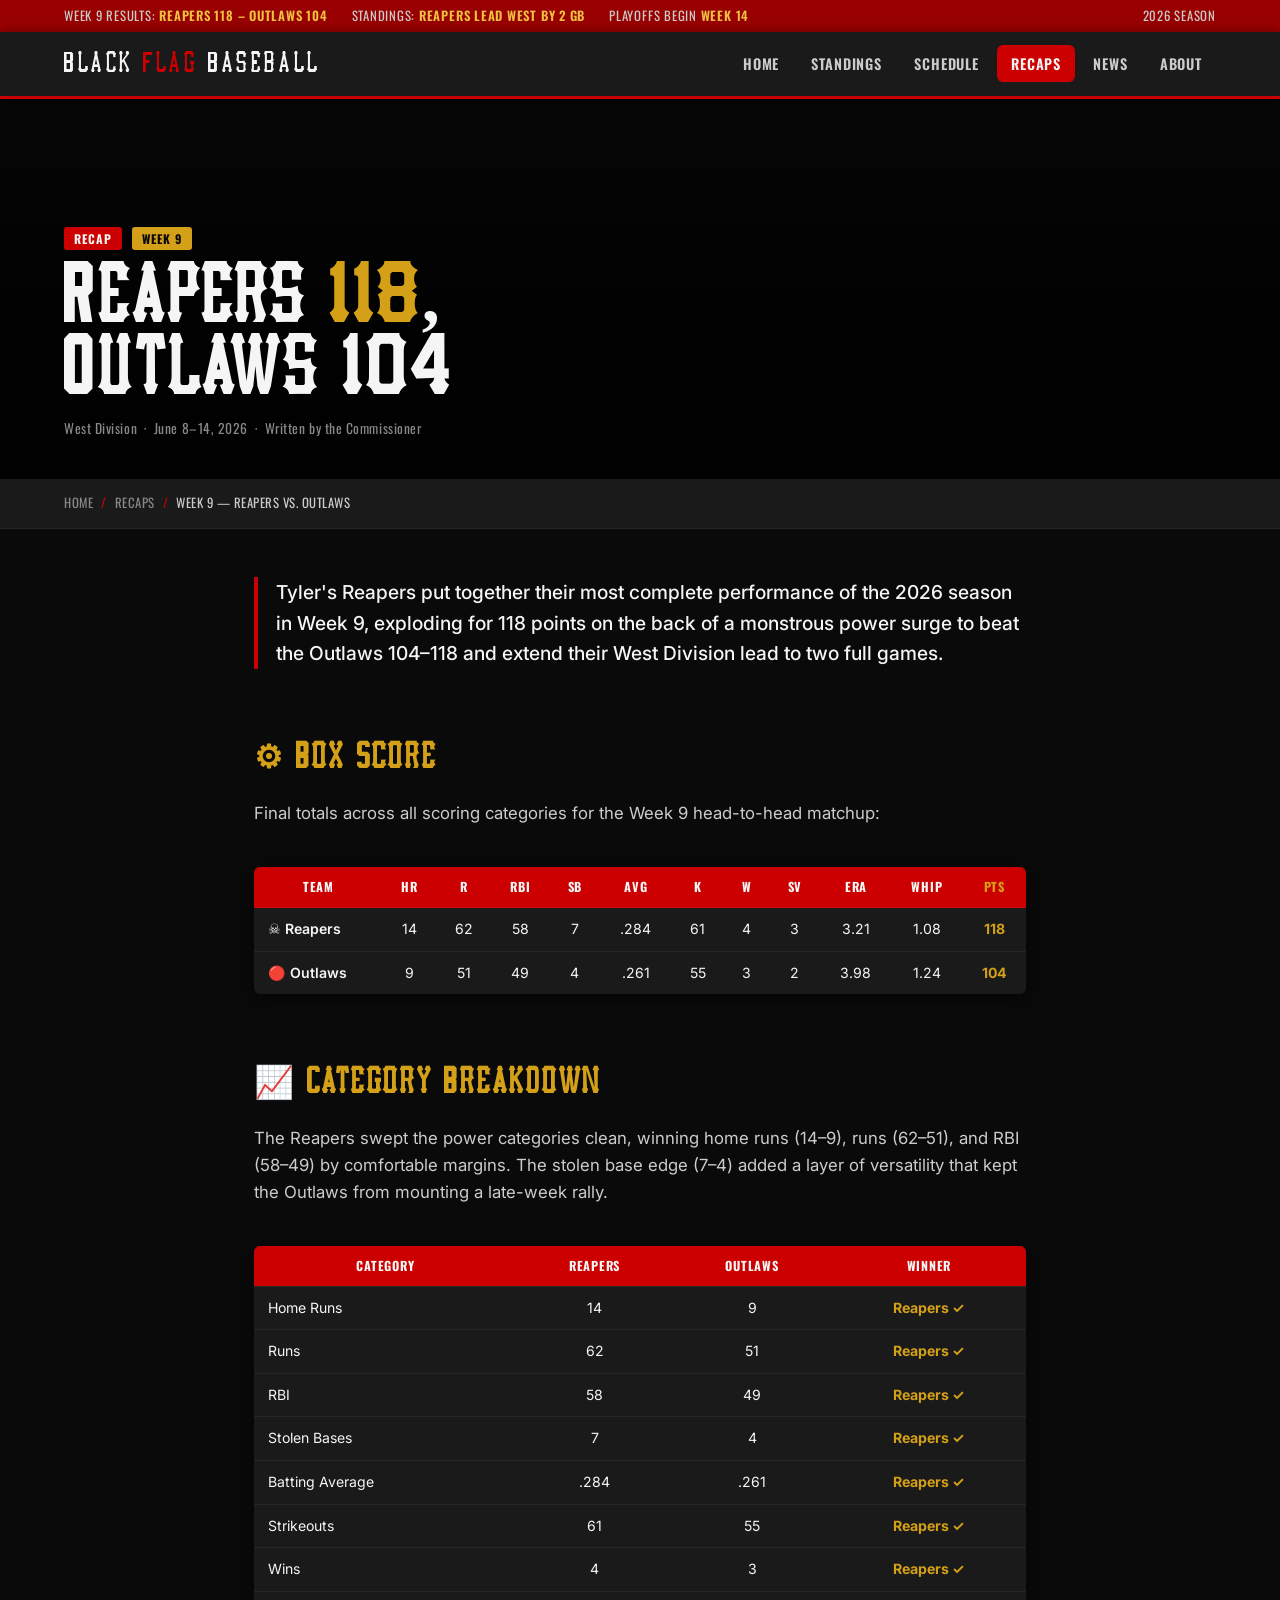
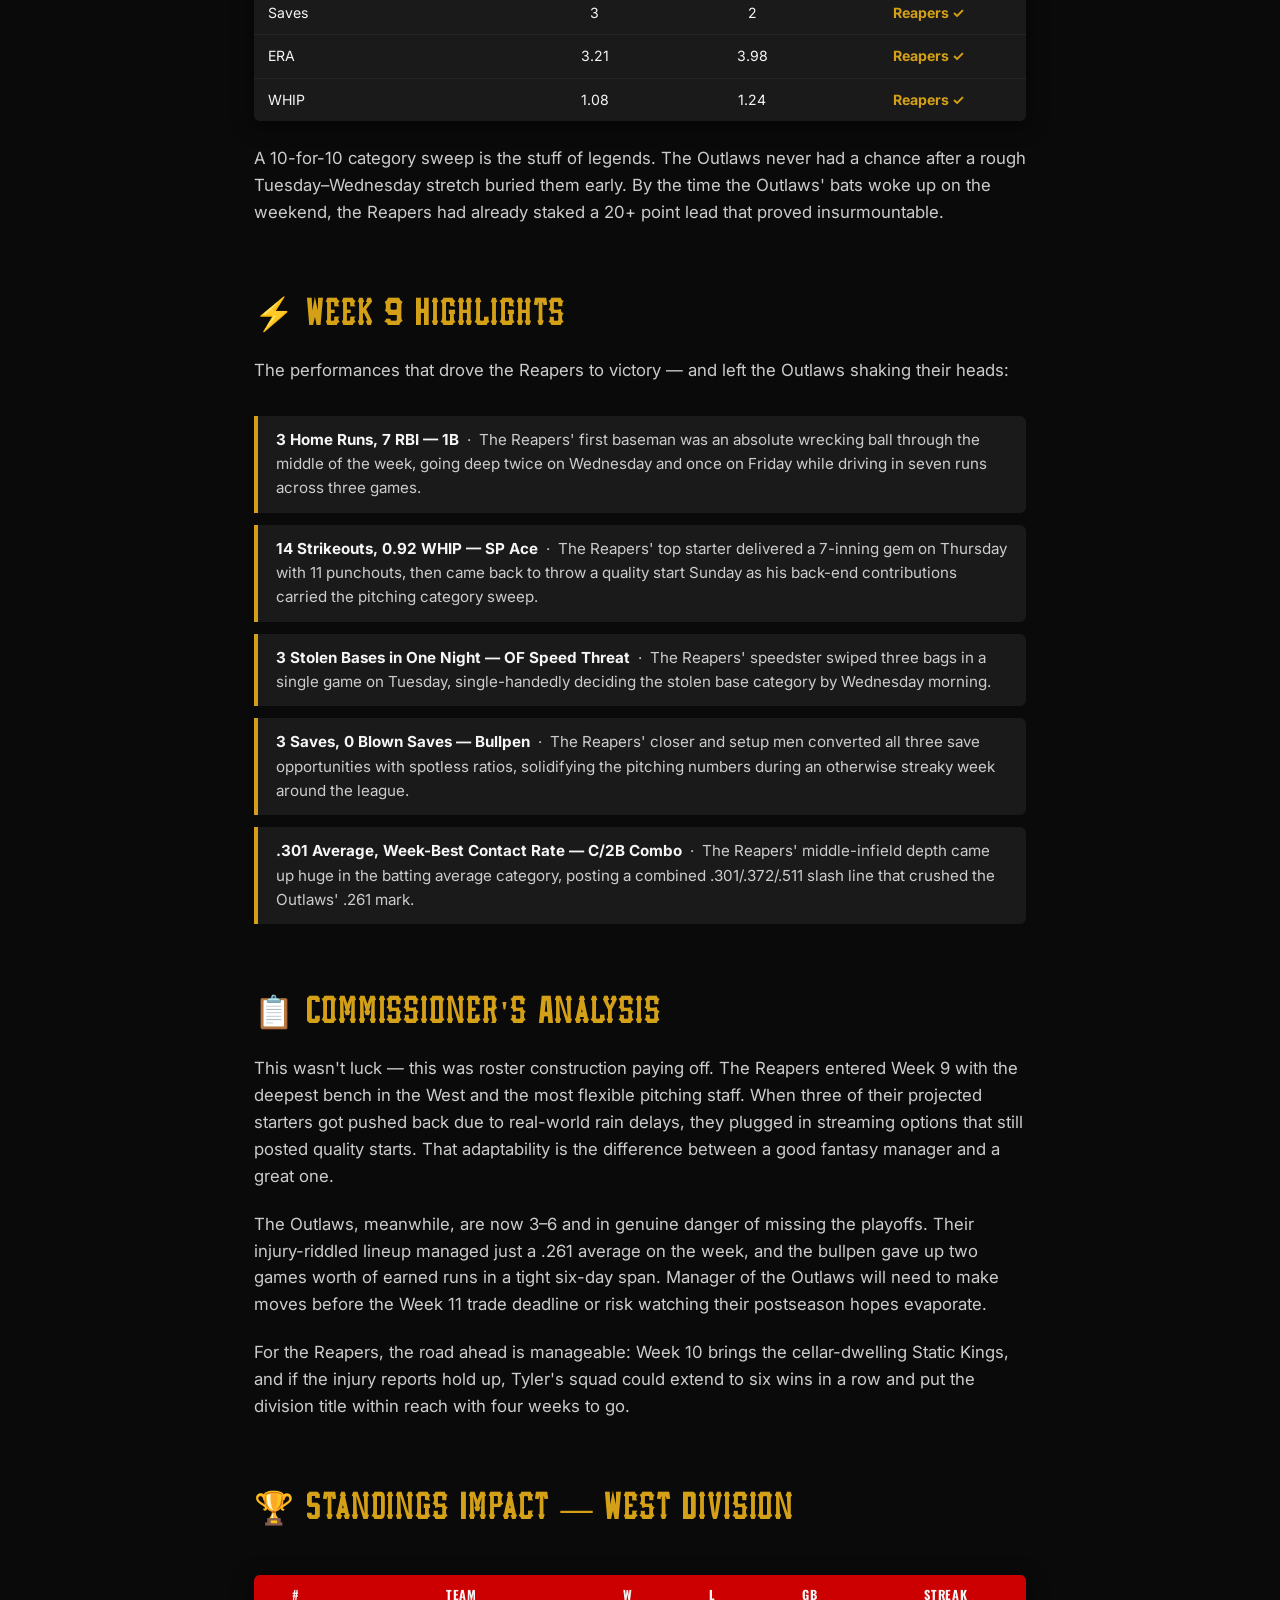
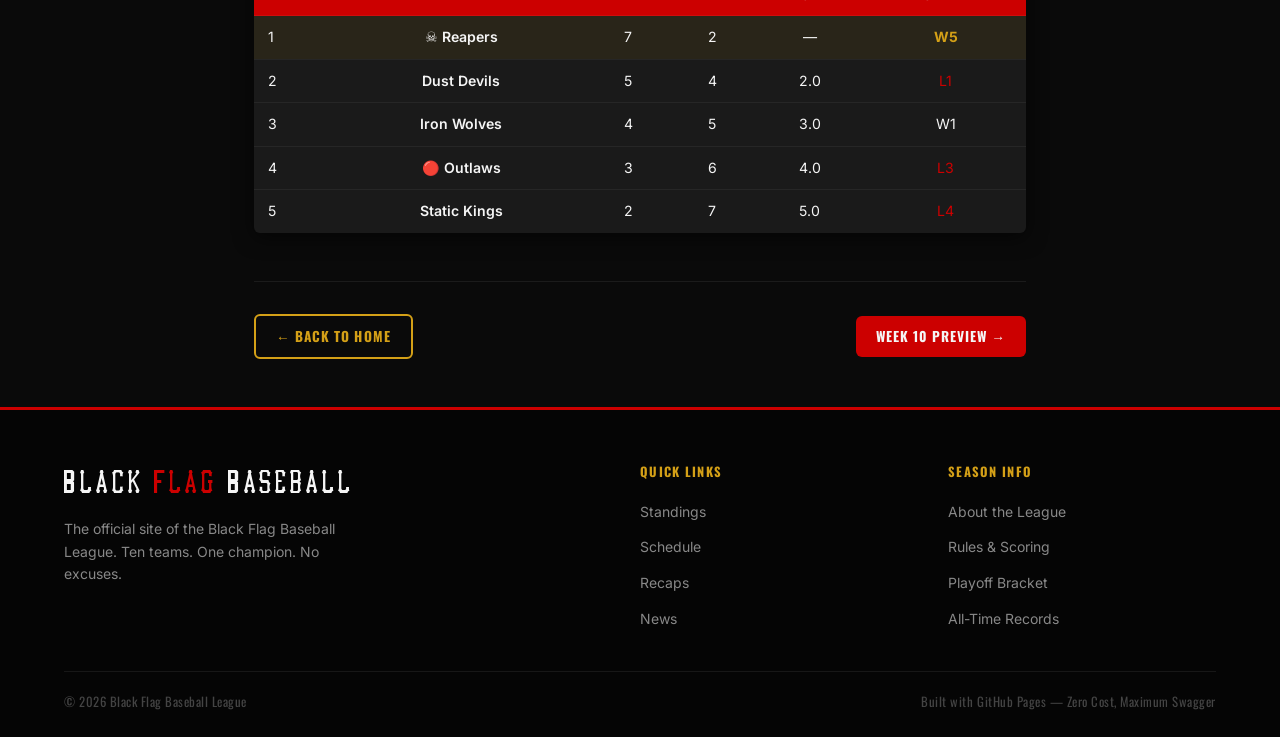
<file: week9.html>
<!DOCTYPE html>
<html lang="en">
<head>
  <meta charset="UTF-8" />
  <meta name="viewport" content="width=device-width, initial-scale=1.0" />
  <meta name="description" content="Week 9 Recap — Reapers vs. Outlaws, full box score, highlights, and analysis. Black Flag Baseball League." />
  <title>Week 9 Recap: Reapers 118, Outlaws 104 | Black Flag Baseball League</title>
  <link rel="stylesheet" href="../style.css" />
</head>
<body>

  <!-- ===== TOP BAR ===== -->
  <div class="top-bar">
    <div class="container">
      <div class="top-bar-ticker">
        <div>Week 9 Results: <span>Reapers 118 – Outlaws 104</span></div>
        <div>Standings: <span>Reapers lead West by 2 GB</span></div>
        <div>Playoffs begin <span>Week 14</span></div>
      </div>
      <div>2026 Season</div>
    </div>
  </div>

  <!-- ===== NAVIGATION ===== -->
  <nav class="site-nav" role="navigation" aria-label="Main navigation">
    <div class="container">
      <a href="../index.html" class="nav-logo">Black <span>Flag</span> Baseball</a>
      <button class="nav-toggle" aria-label="Toggle navigation" onclick="this.nextElementSibling.classList.toggle('open')">
        <span></span><span></span><span></span>
      </button>
      <ul class="nav-links" role="list">
        <li><a href="../index.html">Home</a></li>
        <li><a href="../index.html#standings">Standings</a></li>
        <li><a href="../index.html#schedule">Schedule</a></li>
        <li><a href="week9.html" class="active">Recaps</a></li>
        <li><a href="../index.html#news">News</a></li>
        <li><a href="../index.html#about">About</a></li>
      </ul>
    </div>
  </nav>

  <!-- ===== RECAP HERO ===== -->
  <header class="recap-header" role="banner">
    <div class="recap-header-content">
      <div class="recap-eyebrow">
        <span class="badge">Recap</span>
        <span class="badge" style="background:var(--gold);color:var(--black);">Week 9</span>
      </div>
      <h1 class="recap-title">
        Reapers <em>118</em>,<br>Outlaws 104
      </h1>
      <p class="recap-meta">
        West Division &nbsp;·&nbsp; June 8–14, 2026 &nbsp;·&nbsp; Written by the Commissioner
      </p>
    </div>
  </header>

  <!-- ===== BREADCRUMB ===== -->
  <div style="background:var(--charcoal);border-bottom:1px solid rgba(255,255,255,0.05);">
    <div class="container">
      <nav class="breadcrumb" aria-label="Breadcrumb">
        <a href="../index.html">Home</a>
        <span class="sep">/</span>
        <a href="../index.html#news">Recaps</a>
        <span class="sep">/</span>
        <span class="current">Week 9 — Reapers vs. Outlaws</span>
      </nav>
    </div>
  </div>

  <!-- ===== ARTICLE BODY ===== -->
  <main>
    <article class="recap-body">

      <p class="lead">
        Tyler's Reapers put together their most complete performance of the 2026 season in Week 9, exploding for 118 points on the back of a monstrous power surge to beat the Outlaws 104–118 and extend their West Division lead to two full games.
      </p>

      <!-- BOX SCORE -->
      <h2>&#9881; Box Score</h2>
      <p>Final totals across all scoring categories for the Week 9 head-to-head matchup:</p>

      <div class="box-score">
        <table aria-label="Week 9 Box Score — Reapers vs Outlaws">
          <thead>
            <tr>
              <th>Team</th>
              <th>HR</th>
              <th>R</th>
              <th>RBI</th>
              <th>SB</th>
              <th>AVG</th>
              <th>K</th>
              <th>W</th>
              <th>SV</th>
              <th>ERA</th>
              <th>WHIP</th>
              <th class="total">PTS</th>
            </tr>
          </thead>
          <tbody>
            <tr>
              <td class="team-col">&#9760; Reapers</td>
              <td>14</td>
              <td>62</td>
              <td>58</td>
              <td>7</td>
              <td>.284</td>
              <td>61</td>
              <td>4</td>
              <td>3</td>
              <td>3.21</td>
              <td>1.08</td>
              <td class="total">118</td>
            </tr>
            <tr>
              <td class="team-col">&#128308; Outlaws</td>
              <td>9</td>
              <td>51</td>
              <td>49</td>
              <td>4</td>
              <td>.261</td>
              <td>55</td>
              <td>3</td>
              <td>2</td>
              <td>3.98</td>
              <td>1.24</td>
              <td class="total">104</td>
            </tr>
          </tbody>
        </table>
      </div>

      <!-- CATEGORY BREAKDOWN -->
      <h2>&#128200; Category Breakdown</h2>
      <p>
        The Reapers swept the power categories clean, winning home runs (14–9), runs (62–51), and RBI (58–49) by comfortable margins. The stolen base edge (7–4) added a layer of versatility that kept the Outlaws from mounting a late-week rally.
      </p>

      <div class="box-score" style="margin-bottom:1.5em;">
        <table aria-label="Week 9 Category Win Breakdown">
          <thead>
            <tr>
              <th>Category</th>
              <th>Reapers</th>
              <th>Outlaws</th>
              <th>Winner</th>
            </tr>
          </thead>
          <tbody>
            <tr>
              <td>Home Runs</td>
              <td>14</td>
              <td>9</td>
              <td style="color:var(--gold);font-weight:700;">Reapers ✓</td>
            </tr>
            <tr>
              <td>Runs</td>
              <td>62</td>
              <td>51</td>
              <td style="color:var(--gold);font-weight:700;">Reapers ✓</td>
            </tr>
            <tr>
              <td>RBI</td>
              <td>58</td>
              <td>49</td>
              <td style="color:var(--gold);font-weight:700;">Reapers ✓</td>
            </tr>
            <tr>
              <td>Stolen Bases</td>
              <td>7</td>
              <td>4</td>
              <td style="color:var(--gold);font-weight:700;">Reapers ✓</td>
            </tr>
            <tr>
              <td>Batting Average</td>
              <td>.284</td>
              <td>.261</td>
              <td style="color:var(--gold);font-weight:700;">Reapers ✓</td>
            </tr>
            <tr>
              <td>Strikeouts</td>
              <td>61</td>
              <td>55</td>
              <td style="color:var(--gold);font-weight:700;">Reapers ✓</td>
            </tr>
            <tr>
              <td>Wins</td>
              <td>4</td>
              <td>3</td>
              <td style="color:var(--gold);font-weight:700;">Reapers ✓</td>
            </tr>
            <tr>
              <td>Saves</td>
              <td>3</td>
              <td>2</td>
              <td style="color:var(--gold);font-weight:700;">Reapers ✓</td>
            </tr>
            <tr>
              <td>ERA</td>
              <td>3.21</td>
              <td>3.98</td>
              <td style="color:var(--gold);font-weight:700;">Reapers ✓</td>
            </tr>
            <tr>
              <td>WHIP</td>
              <td>1.08</td>
              <td>1.24</td>
              <td style="color:var(--gold);font-weight:700;">Reapers ✓</td>
            </tr>
          </tbody>
        </table>
      </div>

      <p>
        A 10-for-10 category sweep is the stuff of legends. The Outlaws never had a chance after a rough Tuesday–Wednesday stretch buried them early. By the time the Outlaws' bats woke up on the weekend, the Reapers had already staked a 20+ point lead that proved insurmountable.
      </p>

      <!-- HIGHLIGHTS -->
      <h2>&#9889; Week 9 Highlights</h2>
      <p>The performances that drove the Reapers to victory — and left the Outlaws shaking their heads:</p>

      <div class="highlights">
        <div class="highlight-item">
          <strong>3 Home Runs, 7 RBI — 1B</strong> &nbsp;·&nbsp; The Reapers' first baseman was an absolute wrecking ball through the middle of the week, going deep twice on Wednesday and once on Friday while driving in seven runs across three games.
        </div>
        <div class="highlight-item">
          <strong>14 Strikeouts, 0.92 WHIP — SP Ace</strong> &nbsp;·&nbsp; The Reapers' top starter delivered a 7-inning gem on Thursday with 11 punchouts, then came back to throw a quality start Sunday as his back-end contributions carried the pitching category sweep.
        </div>
        <div class="highlight-item">
          <strong>3 Stolen Bases in One Night — OF Speed Threat</strong> &nbsp;·&nbsp; The Reapers' speedster swiped three bags in a single game on Tuesday, single-handedly deciding the stolen base category by Wednesday morning.
        </div>
        <div class="highlight-item">
          <strong>3 Saves, 0 Blown Saves — Bullpen</strong> &nbsp;·&nbsp; The Reapers' closer and setup men converted all three save opportunities with spotless ratios, solidifying the pitching numbers during an otherwise streaky week around the league.
        </div>
        <div class="highlight-item">
          <strong>.301 Average, Week-Best Contact Rate — C/2B Combo</strong> &nbsp;·&nbsp; The Reapers' middle-infield depth came up huge in the batting average category, posting a combined .301/.372/.511 slash line that crushed the Outlaws' .261 mark.
        </div>
      </div>

      <!-- ANALYSIS -->
      <h2>&#128203; Commissioner's Analysis</h2>
      <p>
        This wasn't luck — this was roster construction paying off. The Reapers entered Week 9 with the deepest bench in the West and the most flexible pitching staff. When three of their projected starters got pushed back due to real-world rain delays, they plugged in streaming options that still posted quality starts. That adaptability is the difference between a good fantasy manager and a great one.
      </p>
      <p>
        The Outlaws, meanwhile, are now 3–6 and in genuine danger of missing the playoffs. Their injury-riddled lineup managed just a .261 average on the week, and the bullpen gave up two games worth of earned runs in a tight six-day span. Manager of the Outlaws will need to make moves before the Week 11 trade deadline or risk watching their postseason hopes evaporate.
      </p>
      <p>
        For the Reapers, the road ahead is manageable: Week 10 brings the cellar-dwelling Static Kings, and if the injury reports hold up, Tyler's squad could extend to six wins in a row and put the division title within reach with four weeks to go.
      </p>

      <!-- STANDINGS IMPACT -->
      <h2>&#127942; Standings Impact — West Division</h2>

      <div class="box-score">
        <table aria-label="West Division Standings After Week 9">
          <thead>
            <tr>
              <th>#</th>
              <th>Team</th>
              <th>W</th>
              <th>L</th>
              <th>GB</th>
              <th>Streak</th>
            </tr>
          </thead>
          <tbody>
            <tr style="background:rgba(212,160,23,0.08);">
              <td>1</td>
              <td class="team-col">&#9760; Reapers</td>
              <td>7</td><td>2</td><td>—</td>
              <td style="color:var(--gold);font-weight:700;">W5</td>
            </tr>
            <tr>
              <td>2</td>
              <td class="team-col">Dust Devils</td>
              <td>5</td><td>4</td><td>2.0</td>
              <td style="color:var(--flag-red)">L1</td>
            </tr>
            <tr>
              <td>3</td>
              <td class="team-col">Iron Wolves</td>
              <td>4</td><td>5</td><td>3.0</td>
              <td>W1</td>
            </tr>
            <tr>
              <td>4</td>
              <td class="team-col">&#128308; Outlaws</td>
              <td>3</td><td>6</td><td>4.0</td>
              <td style="color:var(--flag-red)">L3</td>
            </tr>
            <tr>
              <td>5</td>
              <td class="team-col">Static Kings</td>
              <td>2</td><td>7</td><td>5.0</td>
              <td style="color:var(--flag-red)">L4</td>
            </tr>
          </tbody>
        </table>
      </div>

      <!-- NAV -->
      <div style="display:flex;justify-content:space-between;align-items:center;margin-top:3em;padding-top:2em;border-top:1px solid rgba(255,255,255,0.07);flex-wrap:wrap;gap:12px;">
        <a href="../index.html" class="btn btn-outline" style="font-size:0.85rem;padding:10px 20px;">&larr; Back to Home</a>
        <a href="../index.html#schedule" class="btn btn-primary" style="font-size:0.85rem;padding:10px 20px;">Week 10 Preview &rarr;</a>
      </div>

    </article>
  </main>

  <!-- ===== FOOTER ===== -->
  <footer class="site-footer" role="contentinfo">
    <div class="container">
      <div class="footer-grid">
        <div>
          <div class="footer-brand-name">Black <span>Flag</span> Baseball</div>
          <p class="footer-desc">The official site of the Black Flag Baseball League. Ten teams. One champion. No excuses.</p>
        </div>
        <div>
          <div class="footer-col-title">Quick Links</div>
          <ul class="footer-links">
            <li><a href="../index.html#standings">Standings</a></li>
            <li><a href="../index.html#schedule">Schedule</a></li>
            <li><a href="week9.html">Recaps</a></li>
            <li><a href="../index.html#news">News</a></li>
          </ul>
        </div>
        <div>
          <div class="footer-col-title">Season Info</div>
          <ul class="footer-links">
            <li><a href="../index.html#about">About the League</a></li>
            <li><a href="#">Rules &amp; Scoring</a></li>
            <li><a href="#">Playoff Bracket</a></li>
            <li><a href="#">All-Time Records</a></li>
          </ul>
        </div>
      </div>
      <div class="footer-bottom">
        <span>&copy; 2026 Black Flag Baseball League</span>
        <span>Built with GitHub Pages &mdash; Zero Cost, Maximum Swagger</span>
      </div>
    </div>
  </footer>

</body>
</html>
</file>
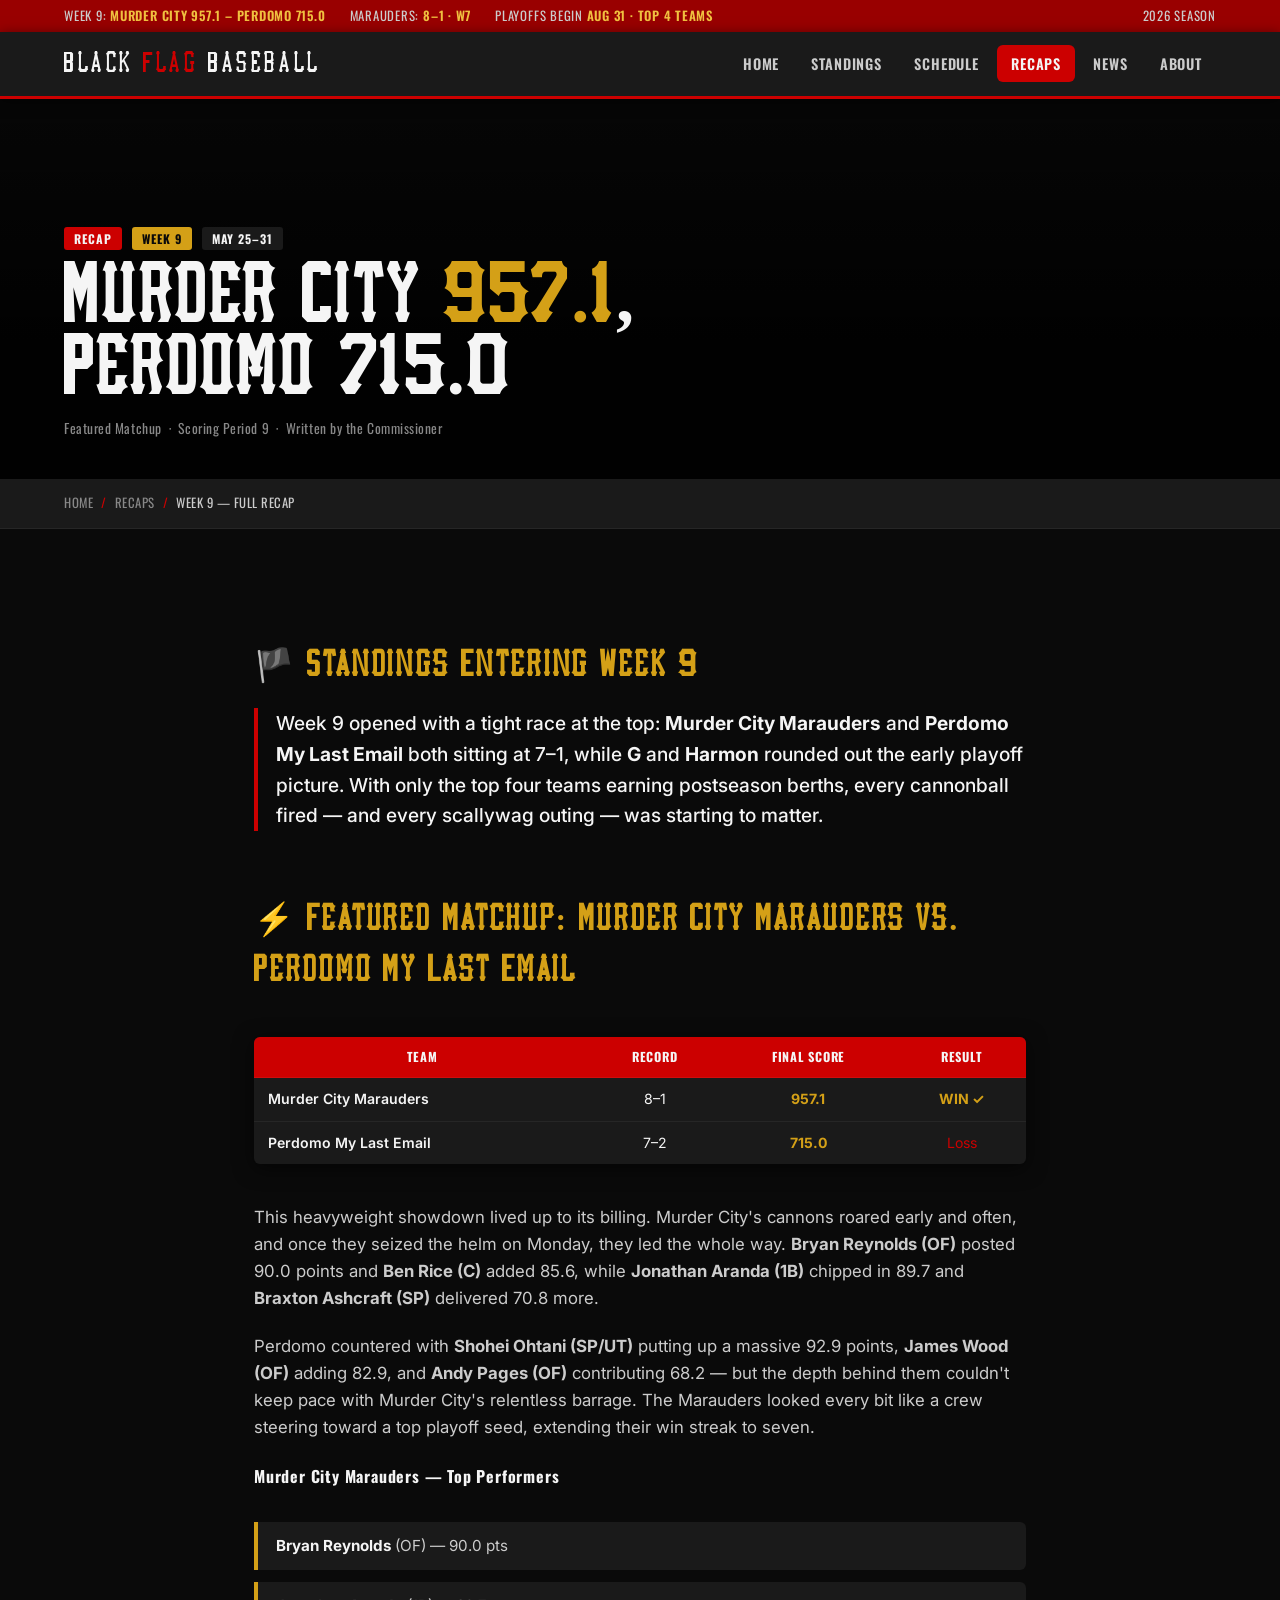
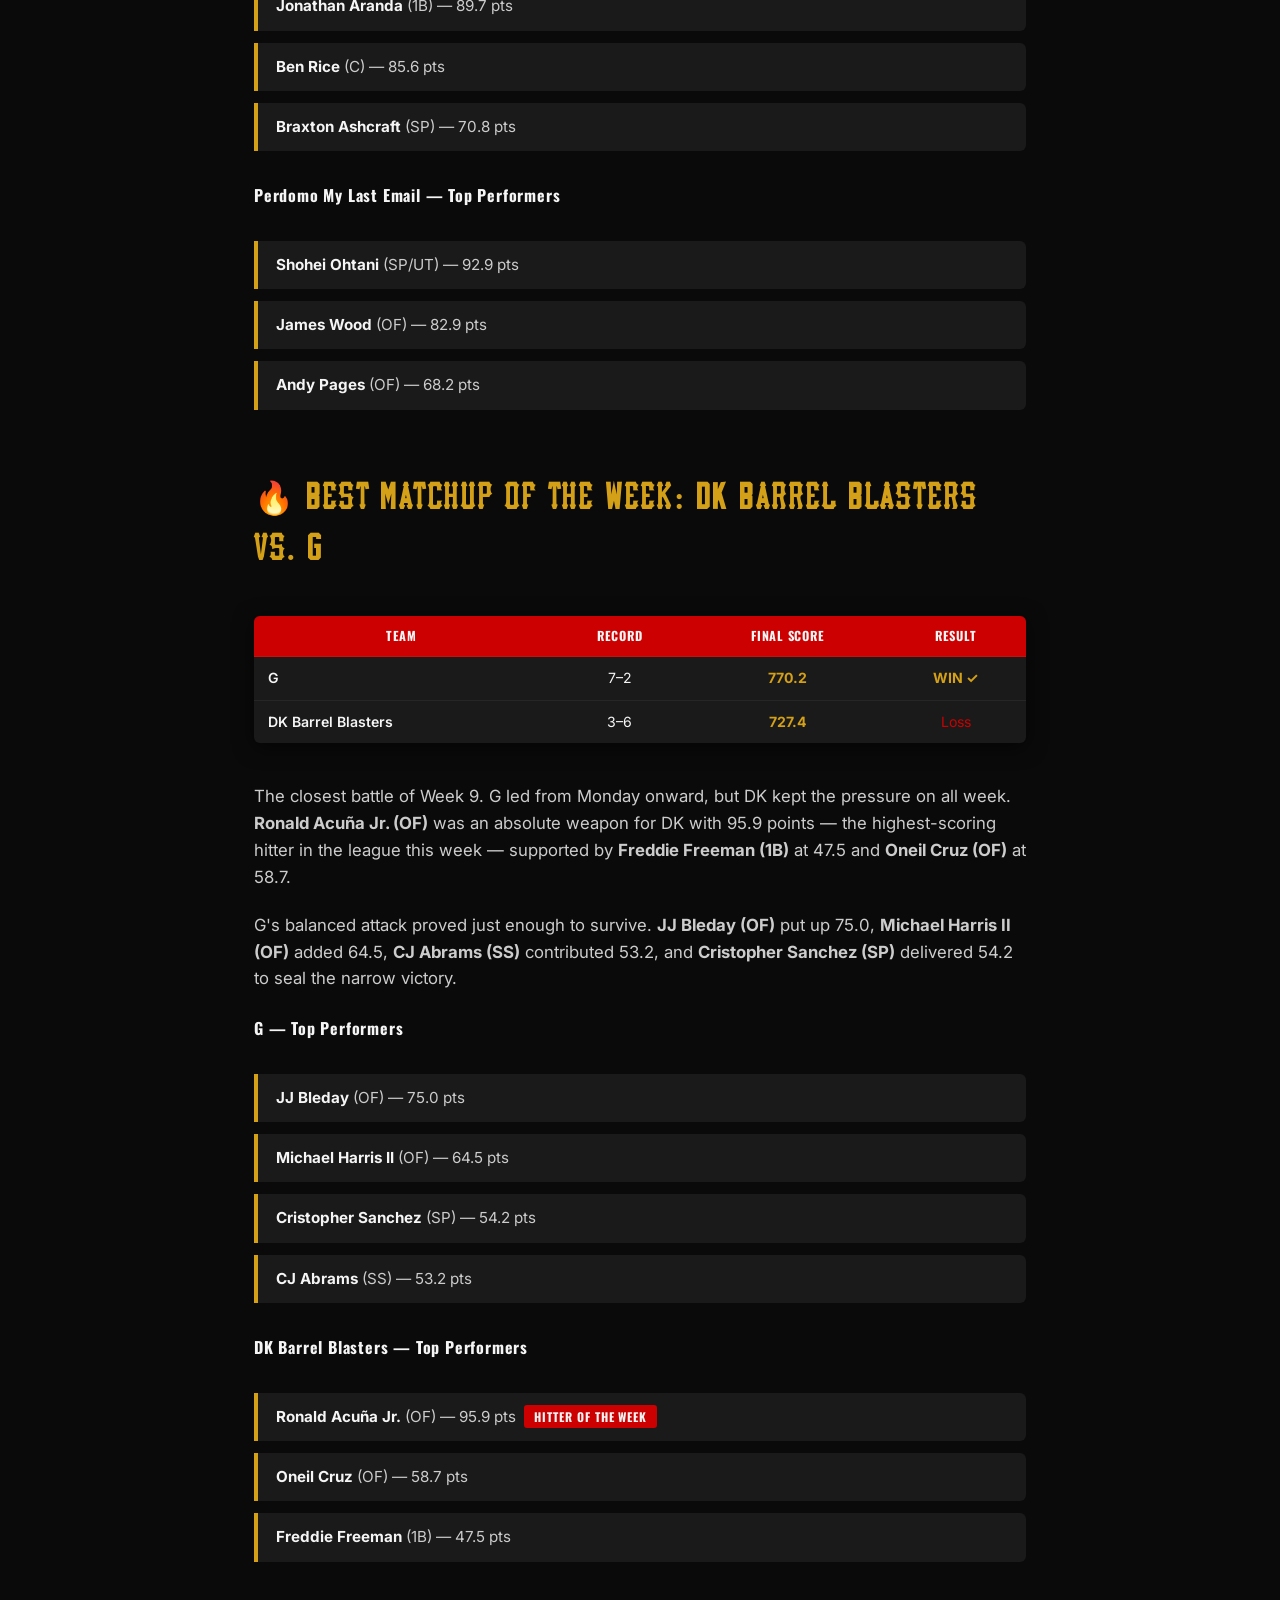
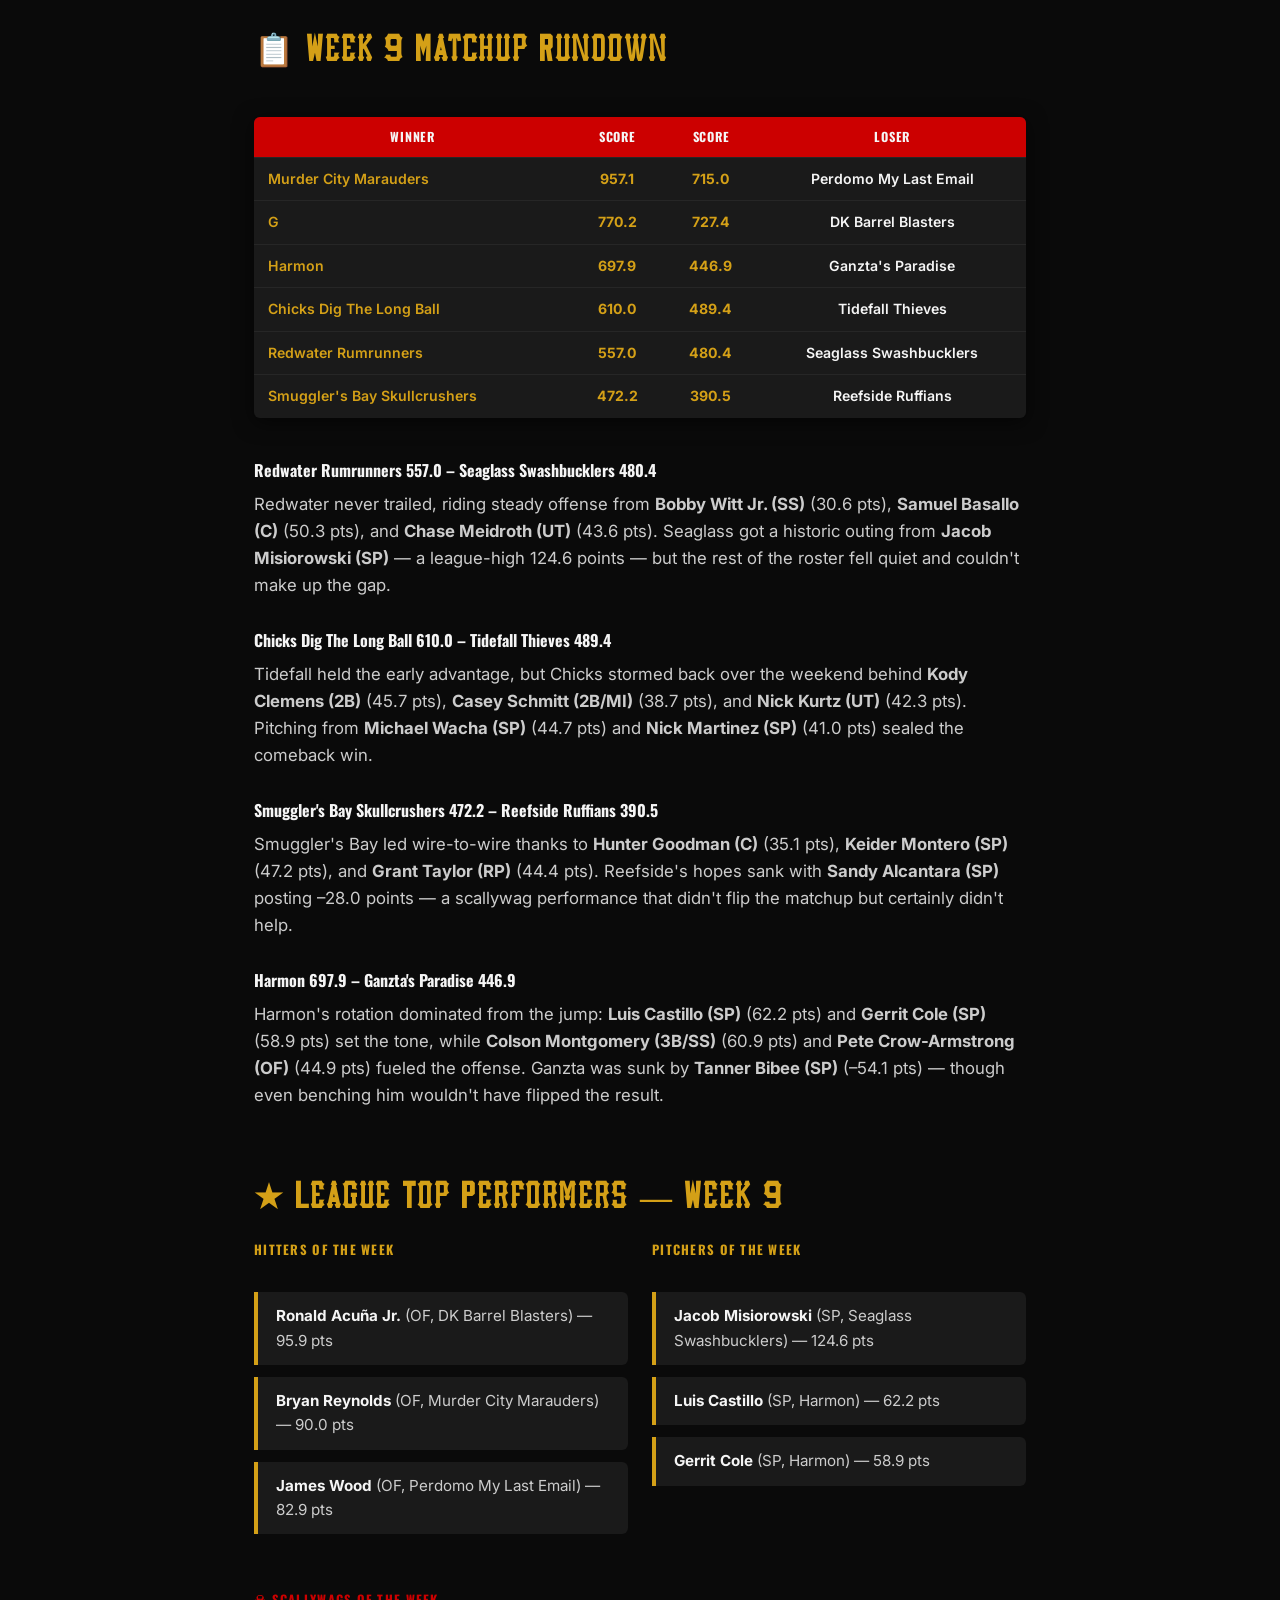
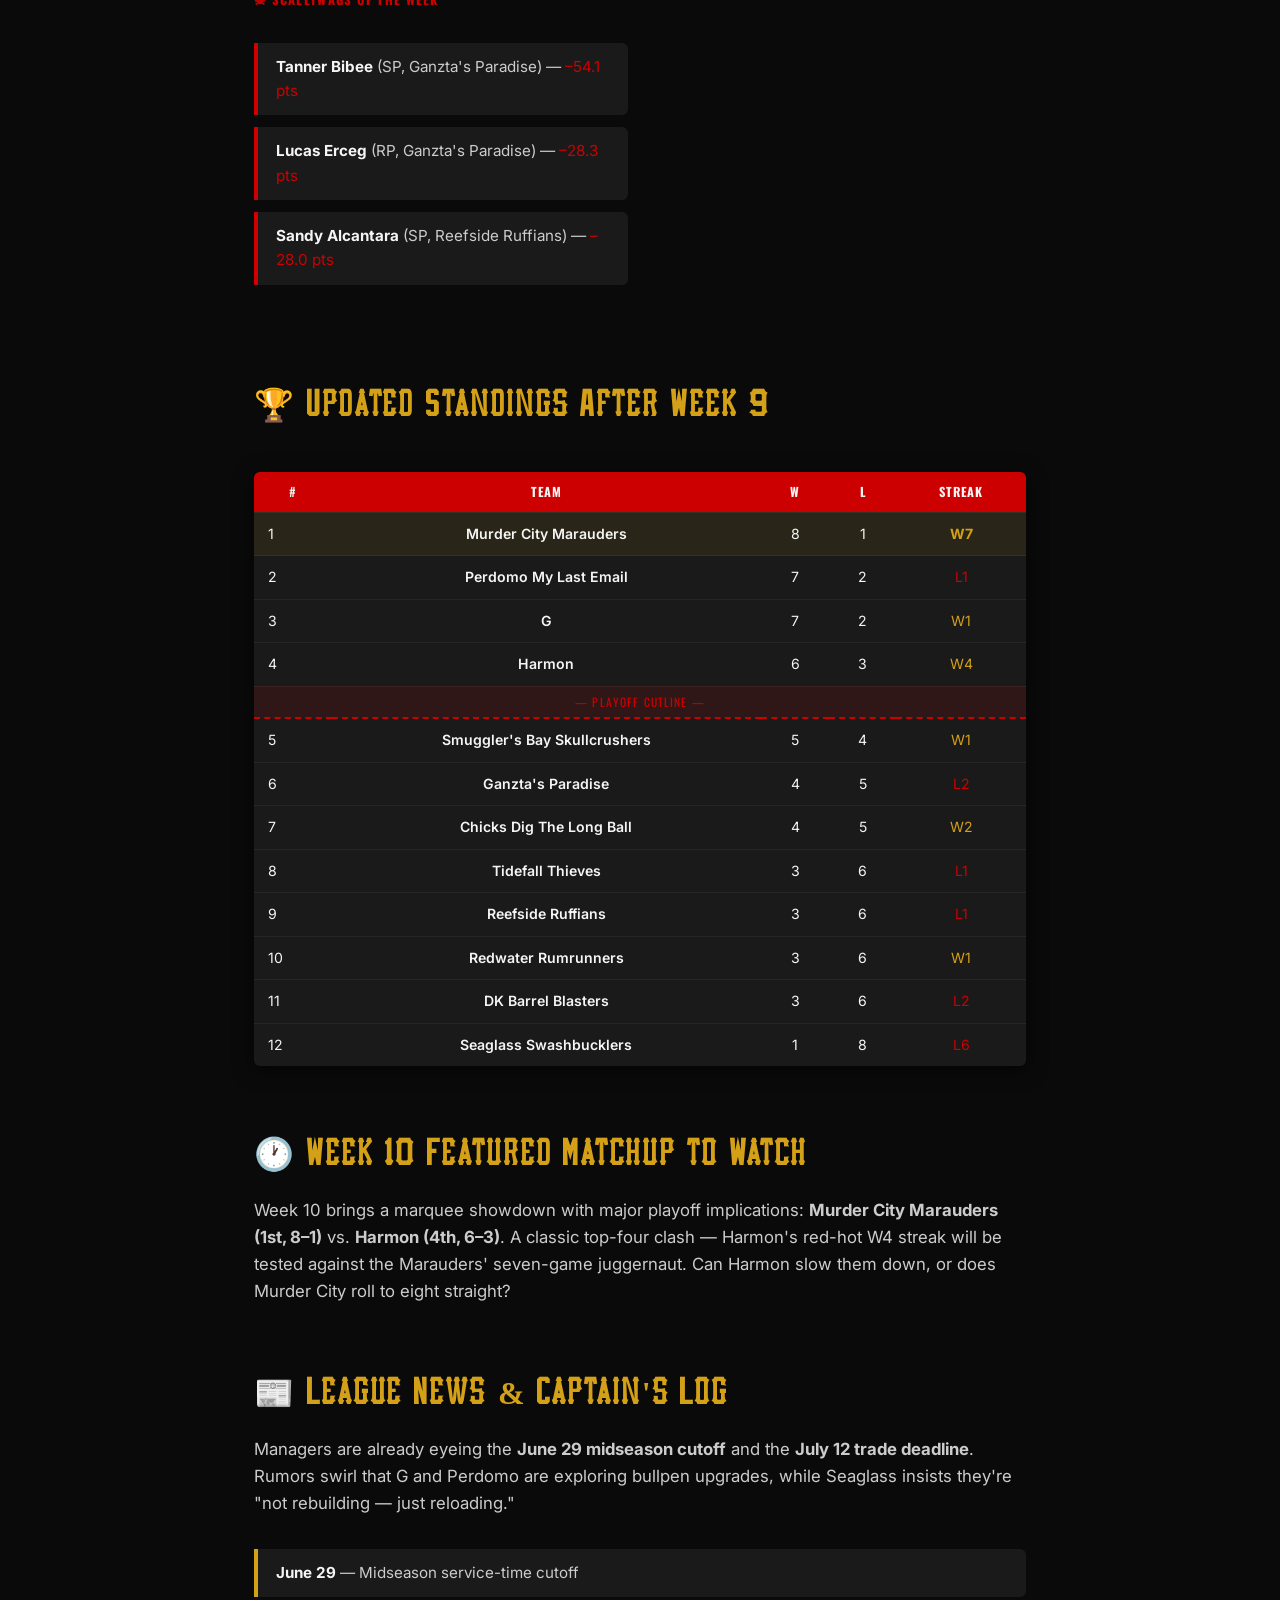
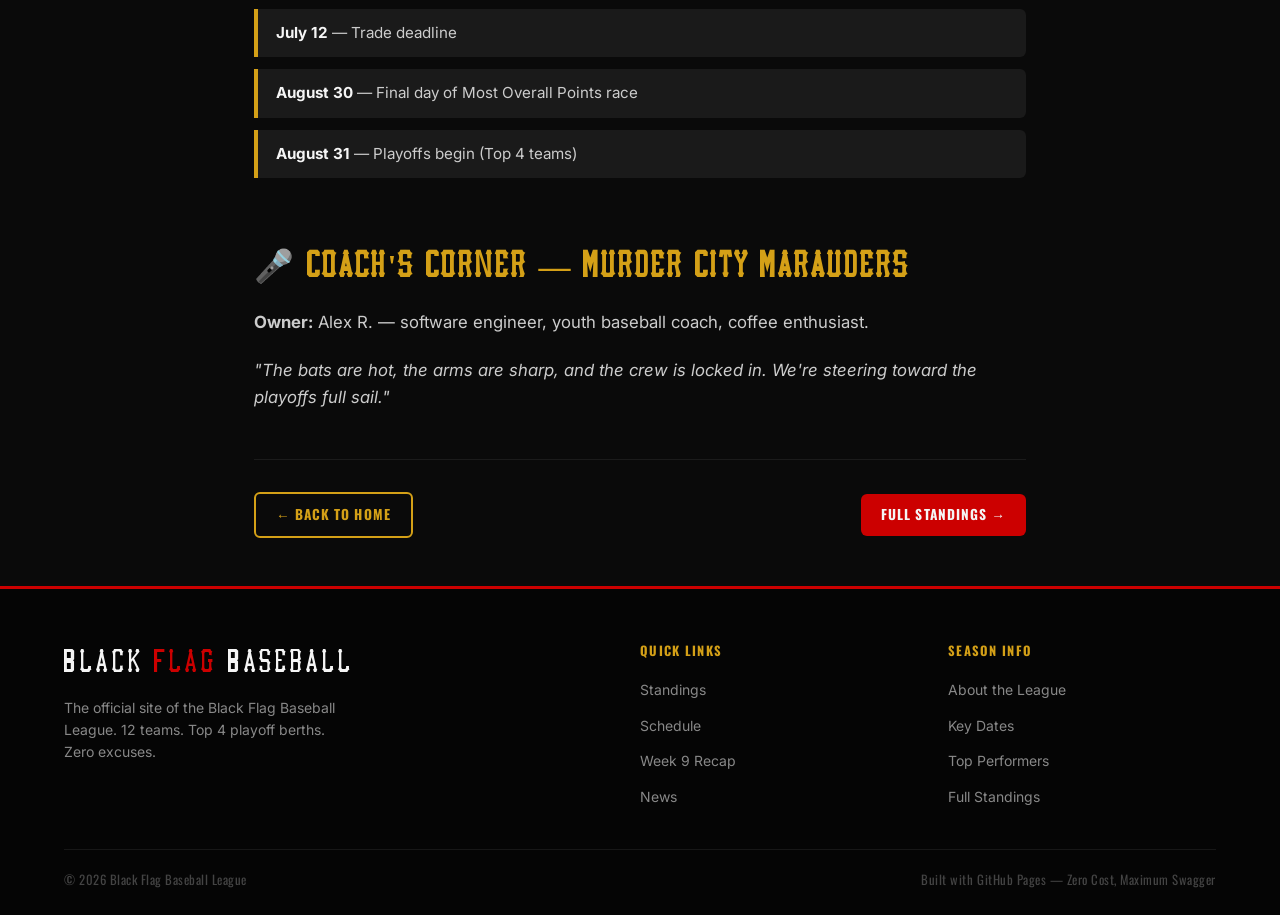
<file: recaps/week9.html>
<!DOCTYPE html>
<html lang="en">
<head>
  <meta charset="UTF-8" />
  <meta name="viewport" content="width=device-width, initial-scale=1.0" />
  <meta name="description" content="Week 9 Recap — Murder City Marauders vs. Perdomo My Last Email and all matchups. Black Flag Baseball League." />
  <title>Week 9 Recap: Murder City 957.1, Perdomo 715.0 | Black Flag Baseball League</title>
  <link rel="icon" href="data:image/svg+xml,<svg xmlns='http://www.w3.org/2000/svg' viewBox='0 0 100 100'><text y='.9em' font-size='90'>🏴‍☠️</text></svg>">
  <link rel="stylesheet" href="../style.css" />
</head>
<body>

  <!-- ===== TOP BAR ===== -->
  <div class="top-bar">
    <div class="container">
      <div class="top-bar-ticker">
        <div>Week 9: <span>Murder City 957.1 – Perdomo 715.0</span></div>
        <div>Marauders: <span>8–1 · W7</span></div>
        <div>Playoffs begin <span>Aug 31 · Top 4 teams</span></div>
      </div>
      <div>2026 Season</div>
    </div>
  </div>

  <!-- ===== NAVIGATION ===== -->
  <nav class="site-nav" role="navigation" aria-label="Main navigation">
    <div class="container">
      <a href="../index.html" class="nav-logo">Black <span>Flag</span> Baseball</a>
      <button class="nav-toggle" aria-label="Toggle navigation" onclick="this.nextElementSibling.classList.toggle('open')">
        <span></span><span></span><span></span>
      </button>
      <ul class="nav-links" role="list">
        <li><a href="../index.html">Home</a></li>
        <li><a href="../index.html#standings">Standings</a></li>
        <li><a href="../index.html#schedule">Schedule</a></li>
        <li><a href="week9.html" class="active">Recaps</a></li>
        <li><a href="../index.html#news">News</a></li>
        <li><a href="../index.html#about">About</a></li>
      </ul>
    </div>
  </nav>

  <!-- ===== RECAP HERO ===== -->
  <header class="recap-header" role="banner">
    <div class="recap-header-content">
      <div class="recap-eyebrow">
        <span class="badge">Recap</span>
        <span class="badge" style="background:var(--gold);color:var(--black);">Week 9</span>
        <span class="badge" style="background:var(--charcoal);">May 25–31</span>
      </div>
      <h1 class="recap-title">
        Murder City <em>957.1</em>,<br>Perdomo 715.0
      </h1>
      <p class="recap-meta">
        Featured Matchup &nbsp;·&nbsp; Scoring Period 9 &nbsp;·&nbsp; Written by the Commissioner
      </p>
    </div>
  </header>

  <!-- ===== BREADCRUMB ===== -->
  <div style="background:var(--charcoal);border-bottom:1px solid rgba(255,255,255,0.05);">
    <div class="container">
      <nav class="breadcrumb" aria-label="Breadcrumb">
        <a href="../index.html">Home</a>
        <span class="sep">/</span>
        <a href="../index.html#news">Recaps</a>
        <span class="sep">/</span>
        <span class="current">Week 9 — Full Recap</span>
      </nav>
    </div>
  </div>

  <!-- ===== ARTICLE BODY ===== -->
  <main>
    <article class="recap-body">

      <!-- STANDINGS ENTERING WEEK 9 -->
      <h2>&#127988; Standings Entering Week 9</h2>
      <p class="lead">
        Week 9 opened with a tight race at the top: <strong>Murder City Marauders</strong> and <strong>Perdomo My Last Email</strong> both sitting at 7–1, while <strong>G</strong> and <strong>Harmon</strong> rounded out the early playoff picture. With only the top four teams earning postseason berths, every cannonball fired — and every scallywag outing — was starting to matter.
      </p>

      <!-- FEATURED MATCHUP -->
      <h2>&#9889; Featured Matchup: Murder City Marauders vs. Perdomo My Last Email</h2>

      <div class="box-score">
        <table aria-label="Featured Matchup — Murder City Marauders vs Perdomo My Last Email">
          <thead>
            <tr>
              <th>Team</th>
              <th>Record</th>
              <th>Final Score</th>
              <th>Result</th>
            </tr>
          </thead>
          <tbody>
            <tr>
              <td class="team-col">Murder City Marauders</td>
              <td>8–1</td>
              <td class="total">957.1</td>
              <td style="color:var(--gold);font-weight:700;">WIN ✓</td>
            </tr>
            <tr>
              <td class="team-col">Perdomo My Last Email</td>
              <td>7–2</td>
              <td class="total">715.0</td>
              <td style="color:var(--flag-red);">Loss</td>
            </tr>
          </tbody>
        </table>
      </div>

      <p>
        This heavyweight showdown lived up to its billing. Murder City's cannons roared early and often, and once they seized the helm on Monday, they led the whole way. <strong>Bryan Reynolds (OF)</strong> posted 90.0 points and <strong>Ben Rice (C)</strong> added 85.6, while <strong>Jonathan Aranda (1B)</strong> chipped in 89.7 and <strong>Braxton Ashcraft (SP)</strong> delivered 70.8 more.
      </p>
      <p>
        Perdomo countered with <strong>Shohei Ohtani (SP/UT)</strong> putting up a massive 92.9 points, <strong>James Wood (OF)</strong> adding 82.9, and <strong>Andy Pages (OF)</strong> contributing 68.2 — but the depth behind them couldn't keep pace with Murder City's relentless barrage. The Marauders looked every bit like a crew steering toward a top playoff seed, extending their win streak to seven.
      </p>

      <h3 style="font-family:var(--font-heading);font-size:1rem;letter-spacing:0.05em;color:var(--white);margin:1.5em 0 0.75em;">Murder City Marauders — Top Performers</h3>
      <div class="highlights">
        <div class="highlight-item"><strong>Bryan Reynolds</strong> (OF) &mdash; 90.0 pts</div>
        <div class="highlight-item"><strong>Jonathan Aranda</strong> (1B) &mdash; 89.7 pts</div>
        <div class="highlight-item"><strong>Ben Rice</strong> (C) &mdash; 85.6 pts</div>
        <div class="highlight-item"><strong>Braxton Ashcraft</strong> (SP) &mdash; 70.8 pts</div>
      </div>

      <h3 style="font-family:var(--font-heading);font-size:1rem;letter-spacing:0.05em;color:var(--white);margin:1.5em 0 0.75em;">Perdomo My Last Email — Top Performers</h3>
      <div class="highlights">
        <div class="highlight-item"><strong>Shohei Ohtani</strong> (SP/UT) &mdash; 92.9 pts</div>
        <div class="highlight-item"><strong>James Wood</strong> (OF) &mdash; 82.9 pts</div>
        <div class="highlight-item"><strong>Andy Pages</strong> (OF) &mdash; 68.2 pts</div>
      </div>

      <!-- BEST MATCHUP -->
      <h2>&#128293; Best Matchup of the Week: DK Barrel Blasters vs. G</h2>

      <div class="box-score">
        <table aria-label="Best Matchup — DK Barrel Blasters vs G">
          <thead>
            <tr>
              <th>Team</th>
              <th>Record</th>
              <th>Final Score</th>
              <th>Result</th>
            </tr>
          </thead>
          <tbody>
            <tr>
              <td class="team-col">G</td>
              <td>7–2</td>
              <td class="total">770.2</td>
              <td style="color:var(--gold);font-weight:700;">WIN ✓</td>
            </tr>
            <tr>
              <td class="team-col">DK Barrel Blasters</td>
              <td>3–6</td>
              <td class="total">727.4</td>
              <td style="color:var(--flag-red);">Loss</td>
            </tr>
          </tbody>
        </table>
      </div>

      <p>
        The closest battle of Week 9. G led from Monday onward, but DK kept the pressure on all week. <strong>Ronald Acuña Jr. (OF)</strong> was an absolute weapon for DK with 95.9 points — the highest-scoring hitter in the league this week — supported by <strong>Freddie Freeman (1B)</strong> at 47.5 and <strong>Oneil Cruz (OF)</strong> at 58.7.
      </p>
      <p>
        G's balanced attack proved just enough to survive. <strong>JJ Bleday (OF)</strong> put up 75.0, <strong>Michael Harris II (OF)</strong> added 64.5, <strong>CJ Abrams (SS)</strong> contributed 53.2, and <strong>Cristopher Sanchez (SP)</strong> delivered 54.2 to seal the narrow victory.
      </p>

      <h3 style="font-family:var(--font-heading);font-size:1rem;letter-spacing:0.05em;color:var(--white);margin:1.5em 0 0.75em;">G — Top Performers</h3>
      <div class="highlights">
        <div class="highlight-item"><strong>JJ Bleday</strong> (OF) &mdash; 75.0 pts</div>
        <div class="highlight-item"><strong>Michael Harris II</strong> (OF) &mdash; 64.5 pts</div>
        <div class="highlight-item"><strong>Cristopher Sanchez</strong> (SP) &mdash; 54.2 pts</div>
        <div class="highlight-item"><strong>CJ Abrams</strong> (SS) &mdash; 53.2 pts</div>
      </div>

      <h3 style="font-family:var(--font-heading);font-size:1rem;letter-spacing:0.05em;color:var(--white);margin:1.5em 0 0.75em;">DK Barrel Blasters — Top Performers</h3>
      <div class="highlights">
        <div class="highlight-item"><strong>Ronald Acuña Jr.</strong> (OF) &mdash; 95.9 pts &nbsp;<span class="badge">Hitter of the Week</span></div>
        <div class="highlight-item"><strong>Oneil Cruz</strong> (OF) &mdash; 58.7 pts</div>
        <div class="highlight-item"><strong>Freddie Freeman</strong> (1B) &mdash; 47.5 pts</div>
      </div>

      <!-- MATCHUP RUNDOWN -->
      <h2>&#128203; Week 9 Matchup Rundown</h2>

      <!-- ALL SCORES TABLE -->
      <div class="box-score">
        <table aria-label="Week 9 All Final Scores">
          <thead>
            <tr>
              <th>Winner</th>
              <th>Score</th>
              <th>Score</th>
              <th>Loser</th>
            </tr>
          </thead>
          <tbody>
            <tr>
              <td class="team-col" style="color:var(--gold);">Murder City Marauders</td>
              <td class="total">957.1</td>
              <td class="total">715.0</td>
              <td class="team-col">Perdomo My Last Email</td>
            </tr>
            <tr>
              <td class="team-col" style="color:var(--gold);">G</td>
              <td class="total">770.2</td>
              <td class="total">727.4</td>
              <td class="team-col">DK Barrel Blasters</td>
            </tr>
            <tr>
              <td class="team-col" style="color:var(--gold);">Harmon</td>
              <td class="total">697.9</td>
              <td class="total">446.9</td>
              <td class="team-col">Ganzta's Paradise</td>
            </tr>
            <tr>
              <td class="team-col" style="color:var(--gold);">Chicks Dig The Long Ball</td>
              <td class="total">610.0</td>
              <td class="total">489.4</td>
              <td class="team-col">Tidefall Thieves</td>
            </tr>
            <tr>
              <td class="team-col" style="color:var(--gold);">Redwater Rumrunners</td>
              <td class="total">557.0</td>
              <td class="total">480.4</td>
              <td class="team-col">Seaglass Swashbucklers</td>
            </tr>
            <tr>
              <td class="team-col" style="color:var(--gold);">Smuggler's Bay Skullcrushers</td>
              <td class="total">472.2</td>
              <td class="total">390.5</td>
              <td class="team-col">Reefside Ruffians</td>
            </tr>
          </tbody>
        </table>
      </div>

      <!-- Individual matchup writeups -->
      <h3 style="font-family:var(--font-heading);font-size:1rem;color:var(--white);margin:1.8em 0 0.5em;">Redwater Rumrunners 557.0 – Seaglass Swashbucklers 480.4</h3>
      <p>
        Redwater never trailed, riding steady offense from <strong>Bobby Witt Jr. (SS)</strong> (30.6 pts), <strong>Samuel Basallo (C)</strong> (50.3 pts), and <strong>Chase Meidroth (UT)</strong> (43.6 pts). Seaglass got a historic outing from <strong>Jacob Misiorowski (SP)</strong> — a league-high 124.6 points — but the rest of the roster fell quiet and couldn't make up the gap.
      </p>

      <h3 style="font-family:var(--font-heading);font-size:1rem;color:var(--white);margin:1.8em 0 0.5em;">Chicks Dig The Long Ball 610.0 – Tidefall Thieves 489.4</h3>
      <p>
        Tidefall held the early advantage, but Chicks stormed back over the weekend behind <strong>Kody Clemens (2B)</strong> (45.7 pts), <strong>Casey Schmitt (2B/MI)</strong> (38.7 pts), and <strong>Nick Kurtz (UT)</strong> (42.3 pts). Pitching from <strong>Michael Wacha (SP)</strong> (44.7 pts) and <strong>Nick Martinez (SP)</strong> (41.0 pts) sealed the comeback win.
      </p>

      <h3 style="font-family:var(--font-heading);font-size:1rem;color:var(--white);margin:1.8em 0 0.5em;">Smuggler's Bay Skullcrushers 472.2 – Reefside Ruffians 390.5</h3>
      <p>
        Smuggler's Bay led wire-to-wire thanks to <strong>Hunter Goodman (C)</strong> (35.1 pts), <strong>Keider Montero (SP)</strong> (47.2 pts), and <strong>Grant Taylor (RP)</strong> (44.4 pts). Reefside's hopes sank with <strong>Sandy Alcantara (SP)</strong> posting –28.0 points — a scallywag performance that didn't flip the matchup but certainly didn't help.
      </p>

      <h3 style="font-family:var(--font-heading);font-size:1rem;color:var(--white);margin:1.8em 0 0.5em;">Harmon 697.9 – Ganzta's Paradise 446.9</h3>
      <p>
        Harmon's rotation dominated from the jump: <strong>Luis Castillo (SP)</strong> (62.2 pts) and <strong>Gerrit Cole (SP)</strong> (58.9 pts) set the tone, while <strong>Colson Montgomery (3B/SS)</strong> (60.9 pts) and <strong>Pete Crow-Armstrong (OF)</strong> (44.9 pts) fueled the offense. Ganzta was sunk by <strong>Tanner Bibee (SP)</strong> (–54.1 pts) — though even benching him wouldn't have flipped the result.
      </p>

      <!-- TOP PERFORMERS -->
      <h2>&#9733; League Top Performers — Week 9</h2>

      <div style="display:grid;grid-template-columns:repeat(auto-fill,minmax(260px,1fr));gap:24px;margin:1em 0 2em;">
        <div>
          <h3 style="font-family:var(--font-heading);font-size:0.8rem;letter-spacing:0.1em;text-transform:uppercase;color:var(--gold);margin-bottom:14px;">Hitters of the Week</h3>
          <div class="highlights">
            <div class="highlight-item"><strong>Ronald Acuña Jr.</strong> (OF, DK Barrel Blasters) &mdash; 95.9 pts</div>
            <div class="highlight-item"><strong>Bryan Reynolds</strong> (OF, Murder City Marauders) &mdash; 90.0 pts</div>
            <div class="highlight-item"><strong>James Wood</strong> (OF, Perdomo My Last Email) &mdash; 82.9 pts</div>
          </div>
        </div>
        <div>
          <h3 style="font-family:var(--font-heading);font-size:0.8rem;letter-spacing:0.1em;text-transform:uppercase;color:var(--gold);margin-bottom:14px;">Pitchers of the Week</h3>
          <div class="highlights">
            <div class="highlight-item"><strong>Jacob Misiorowski</strong> (SP, Seaglass Swashbucklers) &mdash; 124.6 pts</div>
            <div class="highlight-item"><strong>Luis Castillo</strong> (SP, Harmon) &mdash; 62.2 pts</div>
            <div class="highlight-item"><strong>Gerrit Cole</strong> (SP, Harmon) &mdash; 58.9 pts</div>
          </div>
        </div>
        <div>
          <h3 style="font-family:var(--font-heading);font-size:0.8rem;letter-spacing:0.1em;text-transform:uppercase;color:var(--flag-red);margin-bottom:14px;">&#9760; Scallywags of the Week</h3>
          <div class="highlights">
            <div class="highlight-item" style="border-left-color:var(--flag-red)"><strong>Tanner Bibee</strong> (SP, Ganzta's Paradise) &mdash; <span style="color:var(--flag-red)">–54.1 pts</span></div>
            <div class="highlight-item" style="border-left-color:var(--flag-red)"><strong>Lucas Erceg</strong> (RP, Ganzta's Paradise) &mdash; <span style="color:var(--flag-red)">–28.3 pts</span></div>
            <div class="highlight-item" style="border-left-color:var(--flag-red)"><strong>Sandy Alcantara</strong> (SP, Reefside Ruffians) &mdash; <span style="color:var(--flag-red)">–28.0 pts</span></div>
          </div>
        </div>
      </div>

      <!-- UPDATED STANDINGS -->
      <h2>&#127942; Updated Standings After Week 9</h2>

      <div class="box-score">
        <table aria-label="Full Standings After Week 9">
          <thead>
            <tr>
              <th>#</th>
              <th>Team</th>
              <th>W</th>
              <th>L</th>
              <th>Streak</th>
            </tr>
          </thead>
          <tbody>
            <tr style="background:rgba(212,160,23,0.08);">
              <td>1</td><td class="team-col">Murder City Marauders</td>
              <td>8</td><td>1</td><td style="color:var(--gold);font-weight:700;">W7</td>
            </tr>
            <tr>
              <td>2</td><td class="team-col">Perdomo My Last Email</td>
              <td>7</td><td>2</td><td style="color:var(--flag-red)">L1</td>
            </tr>
            <tr>
              <td>3</td><td class="team-col">G</td>
              <td>7</td><td>2</td><td style="color:var(--gold)">W1</td>
            </tr>
            <tr>
              <td>4</td><td class="team-col">Harmon</td>
              <td>6</td><td>3</td><td style="color:var(--gold)">W4</td>
            </tr>
            <tr>
              <td colspan="5" style="background:rgba(204,0,0,0.12);text-align:center;font-family:var(--font-heading);font-size:0.72rem;letter-spacing:0.1em;text-transform:uppercase;color:var(--flag-red);padding:6px;border-bottom:2px dashed var(--flag-red);">
                &#8212; Playoff Cutline &#8212;
              </td>
            </tr>
            <tr>
              <td>5</td><td class="team-col">Smuggler's Bay Skullcrushers</td>
              <td>5</td><td>4</td><td style="color:var(--gold)">W1</td>
            </tr>
            <tr>
              <td>6</td><td class="team-col">Ganzta's Paradise</td>
              <td>4</td><td>5</td><td style="color:var(--flag-red)">L2</td>
            </tr>
            <tr>
              <td>7</td><td class="team-col">Chicks Dig The Long Ball</td>
              <td>4</td><td>5</td><td style="color:var(--gold)">W2</td>
            </tr>
            <tr>
              <td>8</td><td class="team-col">Tidefall Thieves</td>
              <td>3</td><td>6</td><td style="color:var(--flag-red)">L1</td>
            </tr>
            <tr>
              <td>9</td><td class="team-col">Reefside Ruffians</td>
              <td>3</td><td>6</td><td style="color:var(--flag-red)">L1</td>
            </tr>
            <tr>
              <td>10</td><td class="team-col">Redwater Rumrunners</td>
              <td>3</td><td>6</td><td style="color:var(--gold)">W1</td>
            </tr>
            <tr>
              <td>11</td><td class="team-col">DK Barrel Blasters</td>
              <td>3</td><td>6</td><td style="color:var(--flag-red)">L2</td>
            </tr>
            <tr>
              <td>12</td><td class="team-col">Seaglass Swashbucklers</td>
              <td>1</td><td>8</td><td style="color:var(--flag-red)">L6</td>
            </tr>
          </tbody>
        </table>
      </div>

      <!-- WEEK 10 PREVIEW -->
      <h2>&#128336; Week 10 Featured Matchup to Watch</h2>
      <p>
        Week 10 brings a marquee showdown with major playoff implications: <strong>Murder City Marauders (1st, 8–1)</strong> vs. <strong>Harmon (4th, 6–3)</strong>. A classic top-four clash — Harmon's red-hot W4 streak will be tested against the Marauders' seven-game juggernaut. Can Harmon slow them down, or does Murder City roll to eight straight?
      </p>

      <!-- LEAGUE NEWS -->
      <h2>&#128240; League News &amp; Captain's Log</h2>
      <p>
        Managers are already eyeing the <strong>June 29 midseason cutoff</strong> and the <strong>July 12 trade deadline</strong>. Rumors swirl that G and Perdomo are exploring bullpen upgrades, while Seaglass insists they're "not rebuilding — just reloading."
      </p>

      <div class="highlights" style="margin-bottom:2em;">
        <div class="highlight-item"><strong>June 29</strong> &mdash; Midseason service-time cutoff</div>
        <div class="highlight-item"><strong>July 12</strong> &mdash; Trade deadline</div>
        <div class="highlight-item"><strong>August 30</strong> &mdash; Final day of Most Overall Points race</div>
        <div class="highlight-item"><strong>August 31</strong> &mdash; Playoffs begin (Top 4 teams)</div>
      </div>

      <!-- COACH'S CORNER -->
      <h2>&#127908; Coach's Corner — Murder City Marauders</h2>
      <p><strong>Owner:</strong> Alex R. — software engineer, youth baseball coach, coffee enthusiast.</p>
      <p><em>"The bats are hot, the arms are sharp, and the crew is locked in. We're steering toward the playoffs full sail."</em></p>

      <!-- NAV -->
      <div style="display:flex;justify-content:space-between;align-items:center;margin-top:3em;padding-top:2em;border-top:1px solid rgba(255,255,255,0.07);flex-wrap:wrap;gap:12px;">
        <a href="../index.html" class="btn btn-outline" style="font-size:0.85rem;padding:10px 20px;">&larr; Back to Home</a>
        <a href="../index.html#standings" class="btn btn-primary" style="font-size:0.85rem;padding:10px 20px;">Full Standings &rarr;</a>
      </div>

    </article>
  </main>

  <!-- ===== FOOTER ===== -->
  <footer class="site-footer" role="contentinfo">
    <div class="container">
      <div class="footer-grid">
        <div>
          <div class="footer-brand-name">Black <span>Flag</span> Baseball</div>
          <p class="footer-desc">The official site of the Black Flag Baseball League. 12 teams. Top 4 playoff berths. Zero excuses.</p>
        </div>
        <div>
          <div class="footer-col-title">Quick Links</div>
          <ul class="footer-links">
            <li><a href="../index.html#standings">Standings</a></li>
            <li><a href="../index.html#schedule">Schedule</a></li>
            <li><a href="week9.html">Week 9 Recap</a></li>
            <li><a href="../index.html#news">News</a></li>
          </ul>
        </div>
        <div>
          <div class="footer-col-title">Season Info</div>
          <ul class="footer-links">
            <li><a href="../index.html#about">About the League</a></li>
            <li><a href="../index.html#about">Key Dates</a></li>
            <li><a href="../index.html#performers">Top Performers</a></li>
            <li><a href="../index.html#standings">Full Standings</a></li>
          </ul>
        </div>
      </div>
      <div class="footer-bottom">
        <span>&copy; 2026 Black Flag Baseball League</span>
        <span>Built with GitHub Pages &mdash; Zero Cost, Maximum Swagger</span>
      </div>
    </div>
  </footer>

</body>
</html>
</file>
<file: style.css>
/* ============================================================
   BLACK FLAG BASEBALL LEAGUE — style.css
   GitHub Pages Starter Package
   ============================================================ */

/* ---------- Google Fonts ---------- */
@import url('https://fonts.googleapis.com/css2?family=Oswald:wght@400;600;700&family=Inter:wght@300;400;500;600&display=swap');

@font-face {
  font-family: 'MLBPirates';
  src: url('fonts/MLBPiratesRegularFont.ttf') format('truetype');
  font-weight: normal;
  font-style: normal;
  font-display: swap;
}

/* ---------- CSS Custom Properties ---------- */
:root {
  --black:       #0a0a0a;
  --charcoal:    #1a1a1a;
  --flag-red:    #cc0000;
  --flag-red-dk: #990000;
  --gold:        #d4a017;
  --gold-lt:     #f0c040;
  --white:       #f5f5f5;
  --gray-100:    #eeeeee;
  --gray-200:    #cccccc;
  --gray-500:    #888888;
  --gray-700:    #444444;

  --font-display: 'MLBPirates', serif;
  --font-heading: 'Oswald', sans-serif;
  --font-body:    'Inter', system-ui, sans-serif;

  --max-width: 1200px;
  --radius:    6px;
  --shadow:    0 4px 20px rgba(0,0,0,0.6);
  --transition: 0.2s ease;
}

/* ---------- Reset ---------- */
*, *::before, *::after { box-sizing: border-box; margin: 0; padding: 0; }
html { scroll-behavior: smooth; }

body {
  background-color: var(--black);
  color: var(--white);
  font-family: var(--font-body);
  font-size: 16px;
  line-height: 1.6;
  min-height: 100vh;
}

a { color: var(--gold); text-decoration: none; transition: color var(--transition); }
a:hover { color: var(--gold-lt); }
img { max-width: 100%; display: block; }
ul { list-style: none; }

/* ---------- Utility ---------- */
.container {
  width: 100%;
  max-width: var(--max-width);
  margin: 0 auto;
  padding: 0 24px;
}

.section-title {
  font-family: var(--font-display);
  font-size: clamp(2rem, 5vw, 3rem);
  letter-spacing: 0.08em;
  color: var(--gold);
  margin-bottom: 0.25em;
}

.section-subtitle {
  font-family: var(--font-heading);
  font-weight: 400;
  font-size: 1rem;
  color: var(--gray-500);
  letter-spacing: 0.05em;
  text-transform: uppercase;
  margin-bottom: 2rem;
}

.badge {
  display: inline-block;
  background: var(--flag-red);
  color: var(--white);
  font-family: var(--font-heading);
  font-size: 0.75rem;
  font-weight: 700;
  letter-spacing: 0.08em;
  text-transform: uppercase;
  padding: 2px 10px;
  border-radius: 3px;
}

/* ---------- Top Bar ---------- */
.top-bar {
  background: var(--flag-red-dk);
  padding: 6px 0;
  font-family: var(--font-heading);
  font-size: 0.8rem;
  letter-spacing: 0.06em;
  text-transform: uppercase;
  color: var(--gray-200);
}
.top-bar .container {
  display: flex;
  justify-content: space-between;
  align-items: center;
  gap: 12px;
  flex-wrap: wrap;
}
.top-bar-ticker { display: flex; gap: 24px; flex-wrap: wrap; }
.top-bar-ticker span { color: var(--gold-lt); font-weight: 600; }

/* ---------- Navigation ---------- */
.site-nav {
  position: sticky;
  top: 0;
  z-index: 100;
  background: var(--charcoal);
  border-bottom: 3px solid var(--flag-red);
  box-shadow: 0 2px 12px rgba(0,0,0,0.5);
}
.site-nav .container {
  display: flex;
  align-items: center;
  justify-content: space-between;
  height: 64px;
}
.nav-logo {
  font-family: var(--font-display);
  font-size: 1.6rem;
  letter-spacing: 0.1em;
  color: var(--white);
  white-space: nowrap;
}
.nav-logo span { color: var(--flag-red); }
.nav-links {
  display: flex;
  align-items: center;
  gap: 4px;
}
.nav-links a {
  color: var(--gray-200);
  font-family: var(--font-heading);
  font-size: 0.9rem;
  font-weight: 600;
  letter-spacing: 0.06em;
  text-transform: uppercase;
  padding: 8px 14px;
  border-radius: var(--radius);
  transition: background var(--transition), color var(--transition);
}
.nav-links a:hover,
.nav-links a.active {
  background: var(--flag-red);
  color: var(--white);
}
/* Hamburger */
.nav-toggle {
  display: none;
  flex-direction: column;
  gap: 5px;
  background: none;
  border: none;
  cursor: pointer;
  padding: 8px;
}
.nav-toggle span {
  display: block;
  width: 26px;
  height: 2px;
  background: var(--white);
  border-radius: 2px;
  transition: transform var(--transition), opacity var(--transition);
}

/* ---------- Hero / Banner ---------- */
.hero {
  position: relative;
  width: 100%;
  min-height: 520px;
  display: flex;
  align-items: center;
  justify-content: center;
  overflow: hidden;
  background:
    linear-gradient(160deg, rgba(0,0,0,0.75) 40%, rgba(204,0,0,0.4) 100%),
    url('images/hero.PNG') center/cover no-repeat;
  text-align: center;
}
.hero-content { position: relative; z-index: 1; padding: 60px 24px; }
.hero-eyebrow {
  font-family: var(--font-heading);
  font-size: 0.9rem;
  font-weight: 600;
  letter-spacing: 0.18em;
  text-transform: uppercase;
  color: var(--flag-red);
  margin-bottom: 12px;
}
.hero-title {
  font-family: var(--font-display);
  font-size: clamp(3.5rem, 10vw, 7rem);
  line-height: 0.95;
  letter-spacing: 0.04em;
  color: var(--white);
  text-shadow: 0 4px 30px rgba(0,0,0,0.8);
}
.hero-title em {
  font-style: normal;
  color: var(--gold);
}
.hero-sub {
  font-family: var(--font-heading);
  font-size: 1.1rem;
  font-weight: 400;
  color: var(--gray-200);
  margin-top: 16px;
  letter-spacing: 0.04em;
}
.hero-actions { margin-top: 32px; display: flex; gap: 12px; justify-content: center; flex-wrap: wrap; }
.btn {
  display: inline-block;
  font-family: var(--font-heading);
  font-size: 0.95rem;
  font-weight: 700;
  letter-spacing: 0.08em;
  text-transform: uppercase;
  padding: 12px 28px;
  border-radius: var(--radius);
  transition: background var(--transition), transform var(--transition), box-shadow var(--transition);
  cursor: pointer;
  border: none;
}
.btn-primary { background: var(--flag-red); color: var(--white); }
.btn-primary:hover { background: var(--flag-red-dk); color: var(--white); transform: translateY(-2px); box-shadow: 0 6px 20px rgba(204,0,0,0.5); }
.btn-outline { background: transparent; color: var(--gold); border: 2px solid var(--gold); }
.btn-outline:hover { background: var(--gold); color: var(--black); transform: translateY(-2px); }

/* Scroll indicator */
.scroll-indicator {
  position: absolute;
  bottom: 24px;
  left: 50%;
  transform: translateX(-50%);
  display: flex;
  flex-direction: column;
  align-items: center;
  gap: 6px;
  opacity: 0.5;
  font-size: 0.7rem;
  font-family: var(--font-heading);
  letter-spacing: 0.1em;
  text-transform: uppercase;
  color: var(--gray-200);
  animation: bounce 2s infinite;
}
.scroll-indicator::before {
  content: '';
  width: 1px;
  height: 36px;
  background: var(--gray-200);
}
@keyframes bounce {
  0%, 100% { transform: translateX(-50%) translateY(0); }
  50% { transform: translateX(-50%) translateY(6px); }
}

/* ---------- Sections ---------- */
.section {
  padding: 72px 0;
}
.section-alt {
  background: var(--charcoal);
}
.section-header {
  margin-bottom: 40px;
}

/* ---------- Standings Table ---------- */
.standings-wrapper {
  overflow-x: auto;
  border-radius: var(--radius);
  box-shadow: var(--shadow);
}
.standings-table {
  width: 100%;
  border-collapse: collapse;
  font-family: var(--font-body);
  font-size: 0.9rem;
  background: var(--charcoal);
}
.standings-table thead {
  background: var(--flag-red);
  color: var(--white);
  font-family: var(--font-heading);
  font-weight: 700;
  letter-spacing: 0.06em;
  text-transform: uppercase;
  font-size: 0.8rem;
}
.standings-table th,
.standings-table td {
  padding: 12px 16px;
  text-align: left;
  border-bottom: 1px solid rgba(255,255,255,0.05);
  white-space: nowrap;
}
.standings-table td:not(:first-child),
.standings-table th:not(:first-child) {
  text-align: center;
}
.standings-table tbody tr:hover { background: rgba(255,255,255,0.04); }
.standings-table .rank { color: var(--gray-500); font-size: 0.8rem; }
.standings-table .team-name { font-weight: 600; color: var(--white); }
.standings-table .gb { color: var(--gray-500); }
.standings-table .clinched td:first-child::after {
  content: ' ✓';
  color: var(--gold);
  font-size: 0.7rem;
}
.standings-table .leader { background: rgba(212,160,23,0.08); }

/* ---------- Schedule / Matchup Cards ---------- */
.schedule-grid {
  display: grid;
  grid-template-columns: repeat(auto-fill, minmax(300px, 1fr));
  gap: 20px;
}
.matchup-card {
  background: var(--charcoal);
  border: 1px solid rgba(255,255,255,0.06);
  border-radius: var(--radius);
  padding: 20px;
  transition: border-color var(--transition), transform var(--transition);
  position: relative;
  overflow: hidden;
}
.matchup-card::before {
  content: '';
  position: absolute;
  top: 0; left: 0; right: 0;
  height: 3px;
  background: var(--flag-red);
}
.matchup-card:hover { border-color: var(--gold); transform: translateY(-3px); }
.matchup-week {
  font-family: var(--font-heading);
  font-size: 0.75rem;
  color: var(--gray-500);
  letter-spacing: 0.08em;
  text-transform: uppercase;
  margin-bottom: 12px;
}
.matchup-teams {
  display: flex;
  align-items: center;
  justify-content: space-between;
  gap: 8px;
}
.matchup-team {
  text-align: center;
  flex: 1;
}
.matchup-team-name {
  font-family: var(--font-heading);
  font-size: 0.85rem;
  font-weight: 600;
  color: var(--white);
  line-height: 1.2;
  margin-bottom: 4px;
}
.matchup-score {
  font-family: var(--font-display);
  font-size: 2rem;
  line-height: 1;
  color: var(--white);
}
.matchup-score.winner { color: var(--gold); }
.matchup-vs {
  font-family: var(--font-heading);
  color: var(--gray-500);
  font-size: 0.8rem;
}
.matchup-meta {
  margin-top: 14px;
  padding-top: 12px;
  border-top: 1px solid rgba(255,255,255,0.06);
  display: flex;
  justify-content: space-between;
  align-items: center;
}
.matchup-link {
  font-family: var(--font-heading);
  font-size: 0.8rem;
  font-weight: 600;
  letter-spacing: 0.05em;
  text-transform: uppercase;
}

/* ---------- Recap Article ---------- */
.recap-header {
  position: relative;
  width: 100%;
  min-height: 380px;
  display: flex;
  align-items: flex-end;
  overflow: hidden;
  background:
    linear-gradient(to top, rgba(0,0,0,0.95) 30%, rgba(0,0,0,0.4) 100%),
    url('https://images.unsplash.com/photo-1508085766440-938bd6ad86f9?w=1400&q=80') center/cover no-repeat;
}
.recap-header-content {
  padding: 40px 24px;
  max-width: var(--max-width);
  margin: 0 auto;
  width: 100%;
}
.recap-eyebrow {
  display: flex;
  align-items: center;
  gap: 10px;
  margin-bottom: 14px;
}
.recap-title {
  font-family: var(--font-display);
  font-size: clamp(2.2rem, 6vw, 4.5rem);
  line-height: 1;
  letter-spacing: 0.04em;
  color: var(--white);
}
.recap-title em { font-style: normal; color: var(--gold); }
.recap-meta {
  font-family: var(--font-heading);
  font-size: 0.85rem;
  color: var(--gray-500);
  letter-spacing: 0.04em;
  margin-top: 10px;
}

.recap-body {
  max-width: 820px;
  margin: 0 auto;
  padding: 48px 24px;
}
.recap-body h2 {
  font-family: var(--font-display);
  font-size: 2rem;
  letter-spacing: 0.06em;
  color: var(--gold);
  margin: 2em 0 0.5em;
}
.recap-body p {
  color: var(--gray-200);
  margin-bottom: 1.25em;
  font-size: 1.05rem;
}
.recap-body .lead {
  font-size: 1.2rem;
  font-weight: 500;
  color: var(--white);
  border-left: 4px solid var(--flag-red);
  padding-left: 18px;
  margin-bottom: 2em;
}

/* Box Score */
.box-score {
  margin: 2.5em 0;
  overflow-x: auto;
  border-radius: var(--radius);
  box-shadow: var(--shadow);
}
.box-score table {
  width: 100%;
  border-collapse: collapse;
  background: var(--charcoal);
  font-size: 0.88rem;
}
.box-score thead {
  background: var(--flag-red);
  font-family: var(--font-heading);
  font-size: 0.78rem;
  font-weight: 700;
  letter-spacing: 0.06em;
  text-transform: uppercase;
  color: var(--white);
}
.box-score th, .box-score td {
  padding: 10px 14px;
  border-bottom: 1px solid rgba(255,255,255,0.05);
  white-space: nowrap;
}
.box-score td:not(:first-child),
.box-score th:not(:first-child) { text-align: center; }
.box-score .team-col { font-weight: 600; color: var(--white); }
.box-score .total { font-weight: 700; color: var(--gold); }
.box-score tbody tr:last-child td { border-bottom: none; }
.box-score tbody tr:hover { background: rgba(255,255,255,0.03); }

/* Highlights list */
.highlights {
  margin: 2em 0;
  display: flex;
  flex-direction: column;
  gap: 12px;
}
.highlight-item {
  background: var(--charcoal);
  border-left: 4px solid var(--gold);
  border-radius: 0 var(--radius) var(--radius) 0;
  padding: 12px 18px;
  font-size: 0.95rem;
  color: var(--gray-200);
}
.highlight-item strong { color: var(--white); }

/* ---------- News / Recap Cards ---------- */
.news-grid {
  display: grid;
  grid-template-columns: repeat(auto-fill, minmax(280px, 1fr));
  gap: 20px;
}
.news-card {
  background: var(--charcoal);
  border-radius: var(--radius);
  overflow: hidden;
  border: 1px solid rgba(255,255,255,0.06);
  transition: border-color var(--transition), transform var(--transition);
}
.news-card:hover { border-color: var(--flag-red); transform: translateY(-3px); }
.news-card-img {
  width: 100%;
  height: 160px;
  object-fit: cover;
  background: var(--gray-700);
}
.news-card-body { padding: 18px; }
.news-card-label {
  font-family: var(--font-heading);
  font-size: 0.72rem;
  font-weight: 700;
  letter-spacing: 0.1em;
  text-transform: uppercase;
  color: var(--flag-red);
  margin-bottom: 8px;
}
.news-card-title {
  font-family: var(--font-heading);
  font-size: 1rem;
  font-weight: 600;
  color: var(--white);
  line-height: 1.3;
  margin-bottom: 10px;
}
.news-card-excerpt { font-size: 0.85rem; color: var(--gray-500); line-height: 1.5; }
.news-card-link { display: block; margin-top: 14px; }

/* ---------- Footer ---------- */
.site-footer {
  background: #050505;
  border-top: 3px solid var(--flag-red);
  padding: 52px 0 24px;
}
.footer-grid {
  display: grid;
  grid-template-columns: 2fr 1fr 1fr;
  gap: 40px;
  padding-bottom: 40px;
  border-bottom: 1px solid rgba(255,255,255,0.07);
}
.footer-brand-name {
  font-family: var(--font-display);
  font-size: 1.8rem;
  letter-spacing: 0.1em;
  color: var(--white);
  margin-bottom: 10px;
}
.footer-brand-name span { color: var(--flag-red); }
.footer-desc {
  font-size: 0.875rem;
  color: var(--gray-500);
  line-height: 1.6;
  max-width: 280px;
}
.footer-col-title {
  font-family: var(--font-heading);
  font-size: 0.8rem;
  font-weight: 700;
  letter-spacing: 0.1em;
  text-transform: uppercase;
  color: var(--gold);
  margin-bottom: 16px;
}
.footer-links { display: flex; flex-direction: column; gap: 10px; }
.footer-links a {
  font-size: 0.875rem;
  color: var(--gray-500);
  transition: color var(--transition);
}
.footer-links a:hover { color: var(--white); }
.footer-bottom {
  padding-top: 20px;
  display: flex;
  justify-content: space-between;
  align-items: center;
  flex-wrap: wrap;
  gap: 12px;
  font-size: 0.8rem;
  color: var(--gray-700);
  font-family: var(--font-heading);
  letter-spacing: 0.04em;
}
.footer-bottom a { color: var(--gray-500); }
.footer-bottom a:hover { color: var(--white); }

/* ---------- Breadcrumb ---------- */
.breadcrumb {
  padding: 14px 0;
  font-family: var(--font-heading);
  font-size: 0.8rem;
  letter-spacing: 0.04em;
  color: var(--gray-500);
  text-transform: uppercase;
  display: flex;
  align-items: center;
  gap: 8px;
  flex-wrap: wrap;
}
.breadcrumb a { color: var(--gray-500); }
.breadcrumb a:hover { color: var(--white); }
.breadcrumb .sep { color: var(--flag-red); }
.breadcrumb .current { color: var(--gray-200); }

/* ---------- Divider ---------- */
.divider {
  height: 1px;
  background: linear-gradient(to right, var(--flag-red), transparent);
  margin: 0;
  border: none;
}

/* ---------- Pagination ---------- */
.pagination {
  display: flex;
  align-items: center;
  justify-content: center;
  gap: 8px;
  margin-top: 40px;
  flex-wrap: wrap;
}
.pagination a, .pagination span {
  display: inline-flex;
  align-items: center;
  justify-content: center;
  width: 38px;
  height: 38px;
  border-radius: var(--radius);
  font-family: var(--font-heading);
  font-size: 0.85rem;
  font-weight: 600;
  border: 1px solid rgba(255,255,255,0.1);
  color: var(--gray-200);
  transition: background var(--transition), border-color var(--transition);
}
.pagination a:hover { background: var(--flag-red); border-color: var(--flag-red); color: var(--white); }
.pagination .current-page { background: var(--flag-red); border-color: var(--flag-red); color: var(--white); }

/* ============================================================
   RESPONSIVE
   ============================================================ */
@media (max-width: 900px) {
  .footer-grid { grid-template-columns: 1fr 1fr; }
  .footer-grid > *:first-child { grid-column: 1 / -1; }
}

@media (max-width: 700px) {
  .nav-links {
    display: none;
    flex-direction: column;
    position: absolute;
    top: 64px;
    left: 0;
    right: 0;
    background: var(--charcoal);
    border-bottom: 2px solid var(--flag-red);
    padding: 16px;
    gap: 4px;
    z-index: 200;
  }
  .nav-links.open { display: flex; }
  .nav-links a { width: 100%; padding: 12px 16px; }
  .nav-toggle { display: flex; }
  .site-nav .container { position: relative; }
  .footer-grid { grid-template-columns: 1fr; }
}

@media (max-width: 480px) {
  .hero { min-height: 360px; }
  .schedule-grid { grid-template-columns: 1fr; }
  .news-grid { grid-template-columns: 1fr; }
  .section { padding: 48px 0; }
}
</file>
